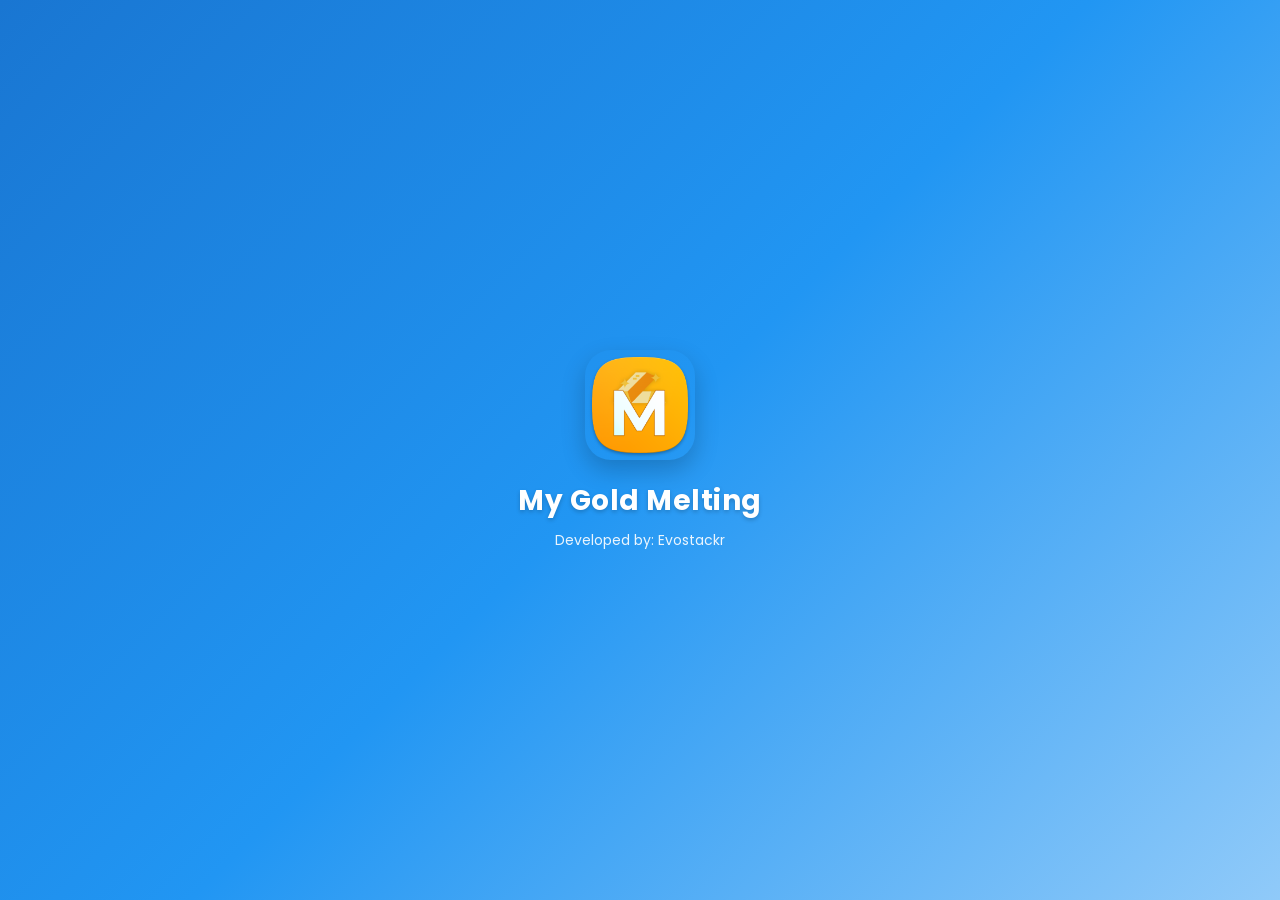
<file: index.html>
<!DOCTYPE html>
<html lang="en">
<head>
    <meta charset="UTF-8">
    <meta name="viewport" content="width=device-width, initial-scale=1.0, viewport-fit=cover">
    <meta name="theme-color" content="#2196F3">
    <title>My Gold Melting - Gold Melting &amp; Jewellery Costing Tool</title>
    <meta name="description" content="Calculate gold and silver melting purity, touches, and jewellery costing offline. Determine exact Palo or fine gold additions and 10 casting loss factors.">
    <meta name="keywords" content="gold melting calculator, gold touch calculation, add palo calculator, fine gold calculator, jewellery costing calculator, casting loss calculator, goldsmith software, offline gold app">
    <meta name="author" content="Ujwal Anand (Evostackr)">
    <meta name="robots" content="index, follow, max-snippet:-1, max-image-preview:large, max-video-preview:-1">
    <link rel="canonical" href="https://gold-melting.evostackr.in/">

    <!-- Open Graph Metadata -->
    <meta property="og:type" content="website">
    <meta property="og:site_name" content="My Gold Melting">
    <meta property="og:title" content="My Gold Melting - Precision Goldsmith & Jeweller Utility">
    <meta property="og:description" content="Calculate gold and silver melting purity, touches, and jewellery costing offline. Determine exact Palo or fine gold additions.">
    <meta property="og:url" content="https://gold-melting.evostackr.in/">
    <meta property="og:image" content="https://gold-melting.evostackr.in/assets/images/ic_launcher.png">
    <meta property="og:image:width" content="512">
    <meta property="og:image:height" content="512">
    <meta property="og:image:alt" content="My Gold Melting Application Icon">
    <meta property="og:locale" content="en_US">

    <!-- Twitter Card Metadata -->
    <meta name="twitter:card" content="summary_large_image">
    <meta name="twitter:site" content="@evostackr">
    <meta name="twitter:creator" content="@evostackr">
    <meta name="twitter:title" content="My Gold Melting - Goldsmith & Jeweller Utility">
    <meta name="twitter:description" content="Calculate gold and silver melting purity, touches, and jewellery costing offline. Determine exact Palo or fine gold additions.">
    <meta name="twitter:image" content="https://gold-melting.evostackr.in/assets/images/ic_launcher.png">

    <!-- Performance & Font Preconnects (Eliminates CSS render-blocking waterfalls) -->
    <link rel="preconnect" href="https://fonts.googleapis.com">
    <link rel="preconnect" href="https://fonts.gstatic.com" crossorigin>
    <link rel="stylesheet" href="https://fonts.googleapis.com/css2?family=Poppins:wght@300;400;500;600;700&display=swap">

    <!-- PWA & Favicon Icons -->
    <link rel="icon" type="image/png" sizes="192x192" href="assets/images/ic_launcher.png">
    <link rel="apple-touch-icon" href="assets/images/ic_launcher.png">
    <link rel="manifest" href="manifest.json">
    <link rel="alternate" type="application/rss+xml" title="My Gold Melting - Updates &amp; Goldsmith Guides" href="https://gold-melting.evostackr.in/rss.xml">
    <link rel="stylesheet" href="css/style.css">

    <!-- Schema.org Comprehensive Structured Data (JSON-LD) -->
    <script type="application/ld+json">
    {
      "@context": "https://schema.org",
      "@graph": [
        {
          "@type": "WebSite",
          "@id": "https://gold-melting.evostackr.in/#website",
          "name": "My Gold Melting",
          "url": "https://gold-melting.evostackr.in/",
          "description": "High-precision gold and silver melting purity, touches, and jewellery costing calculator for goldsmiths.",
          "publisher": {
            "@type": "Organization",
            "@id": "https://gold-melting.evostackr.in/#organization",
            "name": "Evostackr",
            "url": "https://www.evostackr.in/",
            "logo": {
              "@type": "ImageObject",
              "url": "https://gold-melting.evostackr.in/assets/images/ic_launcher.png"
            }
          },
          "potentialAction": {
            "@type": "SearchAction",
            "target": "https://gold-melting.evostackr.in/?q={search_term_string}",
            "query-input": "required name=search_term_string"
          }
        },
        {
          "@type": "Organization",
          "@id": "https://gold-melting.evostackr.in/#organization",
          "name": "Evostackr",
          "url": "https://www.evostackr.in/",
          "logo": "https://gold-melting.evostackr.in/assets/images/ic_launcher.png",
          "founder": {
            "@type": "Person",
            "@id": "https://gold-melting.evostackr.in/#author",
            "name": "Ujwal Anand"
          },
          "contactPoint": {
            "@type": "ContactPoint",
            "telephone": "+91 62028 50596",
            "contactType": "customer service",
            "email": "support@evostackr.in",
            "availableLanguage": ["English", "Hindi", "Bengali"]
          }
        },
        {
          "@type": "Person",
          "@id": "https://gold-melting.evostackr.in/#author",
          "name": "Ujwal Anand",
          "jobTitle": "Lead Software Engineer",
          "worksFor": {
            "@id": "https://gold-melting.evostackr.in/#organization"
          }
        },
        {
          "@type": "WebApplication",
          "@id": "https://gold-melting.evostackr.in/#application",
          "name": "My Gold Melting",
          "url": "https://gold-melting.evostackr.in/",
          "applicationCategory": "BusinessApplication",
          "operatingSystem": "All (Web, Android, iOS, Windows, macOS, Linux)",
          "browserRequirements": "Requires JavaScript. Requires HTML5.",
          "offers": {
            "@type": "Offer",
            "price": "0",
            "priceCurrency": "INR"
          },
          "aggregateRating": {
            "@type": "AggregateRating",
            "ratingValue": "4.9",
            "ratingCount": "128",
            "reviewCount": "128",
            "bestRating": "5",
            "worstRating": "1"
          },
          "featureList": [
            "Multi-sample gold and silver touch calculation",
            "Add Palo (alloy) and Add Fine Gold determination",
            "Jewellery costing and fine gold estimation",
            "10 Casting expense and loss sub-calculators",
            "100% offline local persistence with IndexedDB",
            "English, Hindi, and Bengali localization"
          ]
        },
        {
          "@type": "BreadcrumbList",
          "@id": "https://gold-melting.evostackr.in/#breadcrumb",
          "itemListElement": [
            {
              "@type": "ListItem",
              "position": 1,
              "name": "Home",
              "item": "https://gold-melting.evostackr.in/"
            },
            {
              "@type": "ListItem",
              "position": 2,
              "name": "Melting Control",
              "item": "https://gold-melting.evostackr.in/gold-melting-calculator.html"
            },
            {
              "@type": "ListItem",
              "position": 3,
              "name": "Jewellery Costing",
              "item": "https://gold-melting.evostackr.in/jewellery-costing-calculator.html"
            }
          ]
        },
        {
          "@type": "FAQPage",
          "@id": "https://gold-melting.evostackr.in/#faq",
          "mainEntity": [
            {
              "@type": "Question",
              "name": "How does My Gold Melting calculate gold melting purity?",
              "acceptedAnswer": {
                "@type": "Answer",
                "text": "The calculator sums the pure fine gold across all input samples (weight × touch / 100), divides by your target touch, and compares this against your total batch weight to determine whether to Add Palo (alloy) or Add Fine Gold."
              }
            },
            {
              "@type": "Question",
              "name": "What is Palo in gold craftsmanship?",
              "acceptedAnswer": {
                "@type": "Answer",
                "text": "Palo is base alloy metal (such as copper, silver, or zinc) added to high-purity melted gold to lower its purity down to an exact hallmark standard such as 22K (91.6% touch) or 18K (75.0% touch)."
              }
            },
            {
              "@type": "Question",
              "name": "Does this web app store my financial calculations on remote servers?",
              "acceptedAnswer": {
                "@type": "Answer",
                "text": "No. My Gold Melting is 100% offline-first. All weights, touches, costs, and historical calculation logs are saved exclusively in your browser's local IndexedDB and never transmitted to remote servers."
              }
            }
          ]
        }
      ]
    }
    </script>
</head>
<body>

<div class="app-viewport">
    <div class="screens-wrapper">

        <!-- ==========================================================================
             0. Splash Screen
             ========================================================================== -->
        <section id="screen-splash" class="screen">
            <img src="assets/images/ic_launcher.png" alt="My Gold Melting" class="splash-logo">
            <div class="splash-title" role="heading" aria-level="2" data-i18n="app_name">My Gold Melting</div>
            <p class="splash-subtitle" data-i18n="lblPoweredBy">Developed by: Evostackr</p>
        </section>

        <!-- ==========================================================================
             1. Dashboard Screen (MainActivity)
             ========================================================================== -->
        <section id="screen-dashboard" class="screen active">
            <img src="assets/images/dashboard_background.png" alt="" class="bg-decor tint-teal">
            <div class="screen-content">
                <header class="dashboard-header">
                    <h1 class="app-main-title" data-i18n="app_name">My Gold Melting</h1>
                    <div id="lblGreetings" class="greeting-text">Good Afternoon</div>
                    <div class="welcome-text" data-i18n="welcome_msg">Welcome to Dashboard!</div>
                </header>

                <main class="dashboard-grid">
                    <div class="dashboard-row">
                        <!-- Melting Card -->
                        <div class="dash-card" id="btnMelting" data-navigate="#/melting">
                            <div class="card-icon-circle melting-icon">
                                <img src="assets/images/dashboard.png" alt="Melting">
                            </div>
                            <span class="dash-card-label label-melting" data-i18n="mnuMelting">Melting</span>
                        </div>

                        <!-- Jewellery Cost Card -->
                        <div class="dash-card" id="btnJewelleryCosting" data-navigate="#/jewellery-cost">
                            <div class="card-icon-circle costing-icon">
                                <svg viewBox="0 0 24 24"><path d="M12,2C6.48,2 2,6.48 2,12c0,1.33 0.26,2.61 0.74,3.77L8,10.5l3.3,2.78L14.58,10H13V8h5v5h-2v-1.58L11.41,16l-3.29,-2.79l-4.4,4.4C5.52,20.26 8.56,22 12,22h8c1.1,0 2,-0.9 2,-2v-8C22,6.48 17.52,2 12,2zM19.5,20.5c-0.55,0 -1,-0.45 -1,-1s0.45,-1 1,-1s1,0.45 1,1S20.05,20.5 19.5,20.5z"/></svg>
                            </div>
                            <span class="dash-card-label label-costing" data-i18n="mnuCosting">Jewellery Cost</span>
                        </div>
                    </div>

                    <!-- Settings Card -->
                    <div class="dash-card" id="btnSettings" data-navigate="#/settings">
                        <div class="card-icon-circle settings-icon">
                            <svg viewBox="0 0 24 24"><path d="M19.14,12.94c0.04,-0.3 0.06,-0.61 0.06,-0.94c0,-0.32 -0.02,-0.64 -0.07,-0.94l2.03,-1.58c0.18,-0.14 0.23,-0.41 0.12,-0.61l-1.92,-3.32c-0.12,-0.22 -0.37,-0.29 -0.59,-0.22l-2.39,0.96c-0.5,-0.38 -1.03,-0.7 -1.62,-0.94L14.4,2.81c-0.04,-0.24 -0.24,-0.41 -0.48,-0.41h-3.84c-0.24,0 -0.43,0.17 -0.47,0.41L9.25,5.35C8.66,5.59 8.12,5.92 7.63,6.29L5.24,5.33c-0.22,-0.08 -0.47,0 -0.59,0.22L2.74,8.87C2.62,9.08 2.66,9.34 2.86,9.48l2.03,1.58C4.84,11.36 4.8,11.69 4.8,12s0.02,0.64 0.07,0.94l-2.03,1.58c-0.18,0.14 -0.23,0.41 -0.12,0.61l1.92,3.32c0.12,0.22 0.37,0.29 0.59,0.22l2.39,-0.96c0.5,0.38 1.03,0.7 1.62,0.94l0.36,2.54c0.05,0.24 0.24,0.41 0.48,0.41h3.84c0.24,0 0.44,-0.17 0.47,-0.41l0.36,-2.54c0.59,-0.24 1.13,-0.56 1.62,-0.94l2.39,0.96c0.22,0.08 0.47,0 0.59,-0.22l1.92,-3.32c0.12,-0.22 0.07,-0.47 -0.12,-0.61L19.14,12.94zM12,15.6c-1.98,0 -3.6,-1.62 -3.6,-3.6s1.62,-3.6 3.6,-3.6s3.6,1.62 3.6,3.6S13.98,15.6 12,15.6z"/></svg>
                        </div>
                        <span class="dash-card-label label-settings" data-i18n="mnuSettings">Settings</span>
                    </div>
                </main>

                <!-- ==========================================================================
                     Knowledge Hub, Formulas & Goldsmith FAQ (SEO, AEO & GEO Optimized)
                     ========================================================================== -->
                <section class="seo-knowledge-hub" aria-label="Goldsmith Knowledge Hub and Documentation">
                    <!-- Technical Overview Card -->
                    <article class="seo-card">
                        <span class="seo-badge">Technical Guide & Calculations</span>
                        <h2>About My Gold Melting Suite</h2>
                        <p><strong>My Gold Melting</strong> is an offline-first precision utility engineered for goldsmiths, jewellers, assayers, and bullion craftsmen. It automates two core calculations in precious metal manufacturing: multi-sample gold and silver touch averaging with Palo/Fine Gold determination, and comprehensive jewellery costing with 10 granular casting loss factors.</p>

                        <h3>Key Terminology Definitions</h3>
                        <dl style="margin: 12px 0; font-size: 13.5px; line-height: 1.6;">
                            <dt style="font-weight: 700; color: var(--color-primary-dark); margin-top: 8px;">• Touch (Touche / टंच):</dt>
                            <dd style="margin-left: 16px; color: #475569;">The percentage purity of precious metal (gold or silver) on a scale of 0 to 100 (e.g. 91.6% touch = 22 Karat, 75.0% touch = 18 Karat).</dd>

                            <dt style="font-weight: 700; color: var(--color-primary-dark); margin-top: 8px;">• Palo (Alloy / पालो):</dt>
                            <dd style="margin-left: 16px; color: #475569;">Base alloy metal (copper, silver, zinc) added to high-purity molten gold to lower its purity down to the intended hallmark standard.</dd>

                            <dt style="font-weight: 700; color: var(--color-primary-dark); margin-top: 8px;">• Fine Gold (फाइन गोल्ड):</dt>
                            <dd style="margin-left: 16px; color: #475569;">100% pure precious metal content contained within an alloy or ornament.</dd>

                            <dt style="font-weight: 700; color: var(--color-primary-dark); margin-top: 8px;">• Jewellery Costing:</dt>
                            <dd style="margin-left: 16px; color: #475569;">The net fine gold equivalent percentage charging rate for custom ornament fabrication after compensating for stones and manufacturing losses.</dd>
                        </dl>
                    </article>

                    <!-- Mathematical Formulations Card -->
                    <article class="seo-card">
                        <span class="seo-badge">Mathematical Model</span>
                        <h2>Gold Melting Mathematical Algorithms</h2>
                        <p>Our calculation engine uses exact conservation of mass formulas with 3-decimal floating-point precision (0.000g):</p>

                        <div class="seo-formula-box">
                            <div class="formula-title">1. Total Pure Fine Gold</div>
                            <code class="formula-code">Total Fine Gold = Σ (Weight_i × Touch_i) / 100</code>
                        </div>

                        <div class="seo-formula-box">
                            <div class="formula-title">2. Target Batch Weight</div>
                            <code class="formula-code">Target Weight = (Total Fine Gold / Target Touch) × 100</code>
                        </div>

                        <div class="seo-formula-box">
                            <div class="formula-title">3. Add Palo (Alloy Addition)</div>
                            <code class="formula-code">If Target Weight &gt; Total Weight:
Add Palo = Target Weight - Total Weight
Final Weight = Total Weight + Add Palo</code>
                        </div>

                        <div class="seo-formula-box">
                            <div class="formula-title">4. Add Fine Gold (Purity Elevation)</div>
                            <code class="formula-code">If Total Weight &gt; Target Weight:
Add Fine Gold = ((Total Weight - Target Weight) × Target Touch) / (100 - Target Touch)
Final Weight = Total Weight + Add Fine Gold</code>
                        </div>
                    </article>

                    <!-- Karat to Touch Conversion Table -->
                    <article class="seo-card">
                        <span class="seo-badge">Hallmark Standards</span>
                        <h2>Karat to Touch (Purity) Reference Table</h2>
                        <div class="seo-table-container">
                            <table class="seo-table">
                                <thead>
                                    <tr>
                                        <th>Karat</th>
                                        <th>Touch (%)</th>
                                        <th>Fineness</th>
                                        <th>Hallmark</th>
                                        <th>Standard Application</th>
                                    </tr>
                                </thead>
                                <tbody>
                                    <tr>
                                        <td><strong>24K</strong></td>
                                        <td>99.9%</td>
                                        <td>999</td>
                                        <td>999</td>
                                        <td>Pure bullion bars, mint coins</td>
                                    </tr>
                                    <tr>
                                        <td><strong>22K</strong></td>
                                        <td>91.6%</td>
                                        <td>916</td>
                                        <td>916 (BIS)</td>
                                        <td>Bridal jewellery, chains, bangles</td>
                                    </tr>
                                    <tr>
                                        <td><strong>18K</strong></td>
                                        <td>75.0%</td>
                                        <td>750</td>
                                        <td>750</td>
                                        <td>Diamond studded jewelry, rings</td>
                                    </tr>
                                    <tr>
                                        <td><strong>14K</strong></td>
                                        <td>58.5%</td>
                                        <td>585</td>
                                        <td>585</td>
                                        <td>Durable everyday designer wear</td>
                                    </tr>
                                    <tr>
                                        <td><strong>9K</strong></td>
                                        <td>37.5%</td>
                                        <td>375</td>
                                        <td>375</td>
                                        <td>European commercial standard</td>
                                    </tr>
                                </tbody>
                            </table>
                        </div>
                    </article>

                    <!-- Frequently Asked Questions Accordion -->
                    <article class="seo-card">
                        <span class="seo-badge">Answer Engine Optimization (AEO)</span>
                        <h2>Frequently Asked Questions</h2>
                        <div class="seo-accordion">
                            <details class="seo-faq-item" open>
                                <summary class="seo-faq-summary">How do I calculate multiple gold sample touches?</summary>
                                <div class="seo-faq-content">
                                    In the Melting screen, enter the weights of all your gold samples separated by spaces (e.g. <code>10 20</code>) and their corresponding touches separated by spaces (e.g. <code>80 90</code>). Enter your desired output touch (e.g. <code>85</code>) and tap CALCULATE. The app immediately reveals the exact Palo or Fine Gold to add.
                                </div>
                            </details>

                            <details class="seo-faq-item">
                                <summary class="seo-faq-summary">What is the difference between Add Palo and Add Fine Gold?</summary>
                                <div class="seo-faq-content">
                                    When your combined melt purity is higher than your desired target touch, the app tells you to <strong>Add Palo</strong> (base alloy) to dilute the gold. If your melt purity is lower than your target touch, it tells you to <strong>Add Fine Gold</strong> (100% pure gold) to raise the purity.
                                </div>
                            </details>

                            <details class="seo-faq-item">
                                <summary class="seo-faq-summary">How does Jewellery Costing handle stone deductions?</summary>
                                <div class="seo-faq-content">
                                    In the Jewellery Cost screen, the weight of American Diamonds (AD Stone) or synthetic gems is subtracted from the gross gold weight before calculating fine gold, ensuring that clients are only billed melting touch charges on actual precious metal.
                                </div>
                            </details>

                            <details class="seo-faq-item">
                                <summary class="seo-faq-summary">Is my calculation data saved locally or sent to the cloud?</summary>
                                <div class="seo-faq-content">
                                    All data is 100% private and stored locally on your device using IndexedDB. We do not operate remote telemetry, tracking pixels, or data collection servers.
                                </div>
                            </details>
                        </div>
                    </article>

                    <!-- E-E-A-T Author Card -->
                    <div class="eeat-author-card">
                        <div class="eeat-author-avatar">U</div>
                        <div class="eeat-author-info">
                            <h3 style="font-size: 15px; font-weight: 700; color: #0369A1; margin-bottom: 2px;">Developed by Ujwal Anand | Evostackr</h3>
                            <p>Engineered for goldsmiths, jewellers, and assayers across India. For custom jewelry ERP and melting solutions, contact <a href="mailto:support@evostackr.in" style="color: #0369A1; font-weight: 600;">support@evostackr.in</a> or call <a href="tel:+916202850596" style="color: #0369A1; font-weight: 600;">+91 62028 50596</a>.</p>
                        </div>
                    </div>

                    <!-- Direct Internal Crawlable Links -->
                    <nav class="seo-footer-nav" aria-label="Knowledge Hub Directory">
                        <a href="gold-melting-calculator" class="seo-footer-link">Gold Melting Calculator Guide</a>
                        <a href="jewellery-costing-calculator" class="seo-footer-link">Jewellery Costing &amp; Loss Guide</a>
                        <a href="faq" class="seo-footer-link">Full Goldsmith FAQ</a>
                        <a href="about" class="seo-footer-link">About Evostackr</a>
                        <a href="privacy-policy" class="seo-footer-link">Privacy Policy</a>
                    </nav>
                </section>
            </div>
        </section>

        <!-- ==========================================================================
             2. Gold Melting Calculator Screen (MeltingActivity)
             ========================================================================== -->
        <section id="screen-melting" class="screen">
            <img src="assets/images/dashboard_background.png" alt="" class="bg-decor tint-blue">
            <header class="toolbar">
                <button class="toolbar-btn" data-nav-back aria-label="Back">
                    <svg viewBox="0 0 24 24" width="24" height="24"><path fill="currentColor" d="M20 11H7.83l5.59-5.59L12 4l-8 8 8 8 1.41-1.41L7.83 13H20v-2z"/></svg>
                </button>
                <button class="toolbar-btn history-pill" data-navigate="#/melting-history" aria-label="History">
                    <svg viewBox="0 0 24 24" width="20" height="20"><path fill="currentColor" d="M13,3c-4.97,0 -9,4.03 -9,9L1,12l3.89,3.89 0.07,0.14L9,12L6,12c0,-3.87 3.13,-7 7,-7s7,3.13 7,7 -3.13,7 -7,7c-1.93,0 -3.68,-0.79 -4.94,-2.06l-1.42,1.42C8.27,19.99 10.51,21 13,21c4.97,0 9,-4.03 9,-9s-4.03,-9 -9,-9zM12,8v5l4.28,2.54 0.72,-1.21 -3.5,-2.08L13.5,8L12,8z"/></svg>
                </button>
            </header>

            <div class="screen-content">
                <nav class="breadcrumb-nav" aria-label="Breadcrumb">
                    <ol class="breadcrumb-list">
                        <li class="breadcrumb-item"><a href="#/dashboard">Dashboard</a></li>
                        <li class="breadcrumb-separator">/</li>
                        <li class="breadcrumb-item" aria-current="page">Melting Control</li>
                    </ol>
                </nav>

                <div class="subscreen-heading">
                    <h2 class="subscreen-title" data-i18n="title_melting">Gold Melting Control</h2>
                    <p class="subscreen-desc" data-i18n="melting_msg">Process for melting and fine gold</p>
                </div>

                <div class="form-card">
                    <div class="form-inputs-grid melting-inputs">
                        <div class="outline-group">
                            <input type="text" id="txtMeltingWeight" placeholder=" " autocomplete="off">
                            <label for="txtMeltingWeight" data-i18n="space_separate">Enter Weight(Separate with space)</label>
                        </div>

                        <div class="outline-group">
                            <input type="text" id="txtMeltingTouch" placeholder=" " autocomplete="off">
                            <label for="txtMeltingTouch" data-i18n="Enter_Touch">Enter Touche (Separate with space)</label>
                        </div>

                        <div class="outline-group">
                            <input type="number" step="any" id="txtMeltingOutput" placeholder=" " autocomplete="off">
                            <label for="txtMeltingOutput" data-i18n="space_separate1">Enter Output Touche</label>
                        </div>
                    </div>

                    <!-- Result Box -->
                    <div id="meltingResultBox" class="result-box" role="region" aria-live="polite" aria-label="Melting Calculation Results">
                        <div class="result-row">
                            <span id="lblAddPalo" class="result-label" data-i18n="Add_Palo">Add Palo</span>
                            <span id="txtAddPalo" class="result-value">0.000 G</span>
                        </div>
                        <div class="result-row">
                            <span id="lblFinalWeight" class="result-label" data-i18n="final_weight">Final Weight</span>
                            <span id="txtFinalWeight" class="result-value">0.000 G</span>
                        </div>
                    </div>

                    <div class="form-actions-row">
                        <button id="btnMeltingCalc" class="btn-primary" data-i18n="calculate">CALCULATE</button>
                        <button id="btnMeltingClear" class="btn-clear" data-i18n="lblClear">Clear all</button>
                    </div>
                </div>
            </div>
        </section>

        <!-- ==========================================================================
             3. Melting History Screen (MeltingHistoryActivity)
             ========================================================================== -->
        <section id="screen-melting-history" class="screen">
            <header class="toolbar has-bg">
                <button class="toolbar-btn" data-nav-back aria-label="Back">
                    <svg viewBox="0 0 24 24" width="24" height="24"><path fill="currentColor" d="M20 11H7.83l5.59-5.59L12 4l-8 8 8 8 1.41-1.41L7.83 13H20v-2z"/></svg>
                </button>
                <h2 class="toolbar-title" data-i18n="lblHistory">History</h2>
                <div style="width: 44px;"></div>
            </header>

            <div class="screen-content">
                <div id="meltingHistoryList" class="history-list"></div>
                <div id="meltingNoData" class="no-data" style="display: none;">
                    <svg viewBox="0 0 24 24"><path d="M13,3c-4.97,0 -9,4.03 -9,9L1,12l3.89,3.89 0.07,0.14L9,12L6,12c0,-3.87 3.13,-7 7,-7s7,3.13 7,7 -3.13,7 -7,7c-1.93,0 -3.68,-0.79 -4.94,-2.06l-1.42,1.42C8.27,19.99 10.51,21 13,21c4.97,0 9,-4.03 9,-9s-4.03,-9 -9,-9z"/></svg>
                    <p data-i18n="lblHistoryNotFound">History not found!</p>
                </div>
            </div>
        </section>

        <!-- ==========================================================================
             4. Jewellery Cost Screen (JewelleryCostActivity)
             ========================================================================== -->
        <section id="screen-jewellery-cost" class="screen">
            <img src="assets/images/dashboard_background.png" alt="" class="bg-decor tint-blue">
            <header class="toolbar">
                <button class="toolbar-btn" data-nav-back aria-label="Back">
                    <svg viewBox="0 0 24 24" width="24" height="24"><path fill="currentColor" d="M20 11H7.83l5.59-5.59L12 4l-8 8 8 8 1.41-1.41L7.83 13H20v-2z"/></svg>
                </button>
                <button class="toolbar-btn history-pill" data-navigate="#/jewellery-history" aria-label="History">
                    <svg viewBox="0 0 24 24" width="20" height="20"><path fill="currentColor" d="M13,3c-4.97,0 -9,4.03 -9,9L1,12l3.89,3.89 0.07,0.14L9,12L6,12c0,-3.87 3.13,-7 7,-7s7,3.13 7,7 -3.13,7 -7,7c-1.93,0 -3.68,-0.79 -4.94,-2.06l-1.42,1.42C8.27,19.99 10.51,21 13,21c4.97,0 9,-4.03 9,-9s-4.03,-9 -9,-9zM12,8v5l4.28,2.54 0.72,-1.21 -3.5,-2.08L13.5,8L12,8z"/></svg>
                </button>
            </header>

            <div class="screen-content">
                <nav class="breadcrumb-nav" aria-label="Breadcrumb">
                    <ol class="breadcrumb-list">
                        <li class="breadcrumb-item"><a href="#/dashboard">Dashboard</a></li>
                        <li class="breadcrumb-separator">/</li>
                        <li class="breadcrumb-item" aria-current="page">Jewellery Costing</li>
                    </ol>
                </nav>

                <div class="subscreen-heading">
                    <h2 class="subscreen-title" data-i18n="title_cost">Jewellery Cost Control</h2>
                </div>

                <div class="form-card">
                    <div class="form-inputs-grid costing-inputs">
                        <div class="outline-group">
                            <input type="text" id="txtCostItemName" placeholder=" " maxlength="25" autocomplete="off">
                            <label for="txtCostItemName" data-i18n="lblItemName">Item name</label>
                        </div>

                        <div class="outline-group">
                            <input type="number" step="any" id="txtCostGoldWeight" placeholder=" " autocomplete="off">
                            <label for="txtCostGoldWeight" data-i18n="lblGoldWeight">Gold Weight</label>
                        </div>

                        <div class="outline-group">
                            <input type="number" step="any" id="txtCostADStone" placeholder=" " autocomplete="off">
                            <label for="txtCostADStone" data-i18n="lblADStone">AD Stone</label>
                        </div>

                        <div class="outline-group">
                            <input type="number" step="any" id="txtCostMelting" placeholder=" " autocomplete="off">
                            <label for="txtCostMelting" data-i18n="lblMelting">Melting</label>
                        </div>

                        <div class="outline-group clickable">
                            <input type="text" id="txtCostCastingExpenses" placeholder=" " readonly>
                            <label for="txtCostCastingExpenses" data-i18n="lblCastingExpenses">Casting other expenses</label>
                        </div>
                    </div>

                    <!-- Result Box -->
                    <div id="costResultBox" class="result-box" role="region" aria-live="polite" aria-label="Jewellery Costing Results">
                        <div class="result-row">
                            <span class="result-label" data-i18n="lblFineGold">Fine Gold</span>
                            <span id="txtCostFineOutput" class="result-value">0.000</span>
                        </div>
                        <div class="result-row">
                            <span class="result-label" data-i18n="lblJewelleryCosting">Jewellery Costing</span>
                            <span id="txtCostJewelleryOutput" class="result-value">0.000</span>
                        </div>
                    </div>

                    <div class="form-actions-row">
                        <button id="btnCostCalc" class="btn-primary" data-i18n="calculate">CALCULATE</button>
                        <button id="btnCostClear" class="btn-clear" data-i18n="lblClear">Clear all</button>
                    </div>
                </div>
            </div>
        </section>

        <!-- ==========================================================================
             5. Jewellery Cost History Screen (JewelleryHistoryActivity)
             ========================================================================== -->
        <section id="screen-jewellery-history" class="screen">
            <header class="toolbar has-bg">
                <button class="toolbar-btn" data-nav-back aria-label="Back">
                    <svg viewBox="0 0 24 24" width="24" height="24"><path fill="currentColor" d="M20 11H7.83l5.59-5.59L12 4l-8 8 8 8 1.41-1.41L7.83 13H20v-2z"/></svg>
                </button>
                <h2 class="toolbar-title" data-i18n="lblHistory">History</h2>
                <div style="width: 44px;"></div>
            </header>

            <div class="screen-content">
                <div id="jewelleryHistoryList" class="history-list"></div>
                <div id="jewelleryNoData" class="no-data" style="display: none;">
                    <svg viewBox="0 0 24 24"><path d="M13,3c-4.97,0 -9,4.03 -9,9L1,12l3.89,3.89 0.07,0.14L9,12L6,12c0,-3.87 3.13,-7 7,-7s7,3.13 7,7 -3.13,7 -7,7c-1.93,0 -3.68,-0.79 -4.94,-2.06l-1.42,1.42C8.27,19.99 10.51,21 13,21c4.97,0 9,-4.03 9,-9s-4.03,-9 -9,-9z"/></svg>
                    <p data-i18n="lblHistoryNotFound">History not found!</p>
                </div>
            </div>
        </section>

        <!-- ==========================================================================
             6. Settings Screen (SettingsActivity)
             ========================================================================== -->
        <section id="screen-settings" class="screen">
            <header class="toolbar has-bg">
                <button class="toolbar-btn" data-nav-back aria-label="Back">
                    <svg viewBox="0 0 24 24" width="24" height="24"><path fill="currentColor" d="M20 11H7.83l5.59-5.59L12 4l-8 8 8 8 1.41-1.41L7.83 13H20v-2z"/></svg>
                </button>
                <h2 class="toolbar-title" data-i18n="mnuSettings">Settings</h2>
                <div style="width: 44px;"></div>
            </header>

            <div class="screen-content">
                <div class="settings-menu">
                    <div class="settings-item" id="layoutChooseLanguage">
                        <div>
                            <div class="settings-item-title" data-i18n="title_setting_display_wallpaper">Choose Language</div>
                            <div class="settings-item-subtitle" id="lblLanguageOption">English</div>
                        </div>
                        <svg viewBox="0 0 24 24" width="20" height="20" fill="#94A3B8"><path d="M8.59 16.59L13.17 12 8.59 7.41 10 6l6 6-6 6-1.41-1.41z"/></svg>
                    </div>

                    <div class="settings-item" id="btn_about">
                        <div>
                            <div class="settings-item-title" data-i18n="title_setting_about">About app</div>
                            <div class="settings-item-subtitle" data-i18n="sub_title_setting_about">App info & build version</div>
                        </div>
                        <svg viewBox="0 0 24 24" width="20" height="20" fill="#94A3B8"><path d="M8.59 16.59L13.17 12 8.59 7.41 10 6l6 6-6 6-1.41-1.41z"/></svg>
                    </div>

                    <div class="settings-item" id="btn_privacy_policy">
                        <div>
                            <div class="settings-item-title" data-i18n="title_setting_privacy">Privacy Policy</div>
                            <div class="settings-item-subtitle" data-i18n="sub_title_setting_privacy">App Terms & Policies</div>
                        </div>
                        <svg viewBox="0 0 24 24" width="20" height="20" fill="#94A3B8"><path d="M8.59 16.59L13.17 12 8.59 7.41 10 6l6 6-6 6-1.41-1.41z"/></svg>
                    </div>

                    <div class="settings-item" onclick="window.location.href='gold-melting-calculator'">
                        <div>
                            <div class="settings-item-title">Gold Melting Guide</div>
                            <div class="settings-item-subtitle">Mathematical formulas &amp; touches</div>
                        </div>
                        <svg viewBox="0 0 24 24" width="20" height="20" fill="#94A3B8"><path d="M8.59 16.59L13.17 12 8.59 7.41 10 6l6 6-6 6-1.41-1.41z"/></svg>
                    </div>

                    <div class="settings-item" onclick="window.location.href='jewellery-costing-calculator'">
                        <div>
                            <div class="settings-item-title">Jewellery Costing Guide</div>
                            <div class="settings-item-subtitle">10 casting loss factor definitions</div>
                        </div>
                        <svg viewBox="0 0 24 24" width="20" height="20" fill="#94A3B8"><path d="M8.59 16.59L13.17 12 8.59 7.41 10 6l6 6-6 6-1.41-1.41z"/></svg>
                    </div>

                    <div class="settings-item" onclick="window.location.href='faq'">
                        <div>
                            <div class="settings-item-title">Frequently Asked Questions</div>
                            <div class="settings-item-subtitle">Answers to common goldsmith questions</div>
                        </div>
                        <svg viewBox="0 0 24 24" width="20" height="20" fill="#94A3B8"><path d="M8.59 16.59L13.17 12 8.59 7.41 10 6l6 6-6 6-1.41-1.41z"/></svg>
                    </div>

                    <div class="settings-item" id="btn_rate">
                        <div>
                            <div class="settings-item-title" data-i18n="title_setting_rate">Rate Us</div>
                            <div class="settings-item-subtitle" data-i18n="sub_title_setting_rate">Give your rating and review for the app</div>
                        </div>
                        <svg viewBox="0 0 24 24" width="20" height="20" fill="#94A3B8"><path d="M8.59 16.59L13.17 12 8.59 7.41 10 6l6 6-6 6-1.41-1.41z"/></svg>
                    </div>

                    <div class="settings-item" id="btn_share">
                        <div>
                            <div class="settings-item-title" data-i18n="title_setting_share">Share app</div>
                            <div class="settings-item-subtitle" data-i18n="sub_title_setting_share">Invite your friend to share this app</div>
                        </div>
                        <svg viewBox="0 0 24 24" width="20" height="20" fill="#94A3B8"><path d="M8.59 16.59L13.17 12 8.59 7.41 10 6l6 6-6 6-1.41-1.41z"/></svg>
                    </div>
                </div>
            </div>
        </section>

        <!-- ==========================================================================
             7. About Us Screen (AboutUsActivity)
             ========================================================================== -->
        <section id="screen-about" class="screen">
            <header class="toolbar has-bg">
                <button class="toolbar-btn" data-nav-back aria-label="Back">
                    <svg viewBox="0 0 24 24" width="24" height="24"><path fill="currentColor" d="M20 11H7.83l5.59-5.59L12 4l-8 8 8 8 1.41-1.41L7.83 13H20v-2z"/></svg>
                </button>
                <h2 class="toolbar-title" data-i18n="about">About</h2>
                <div style="width: 44px;"></div>
            </header>

            <div class="screen-content">
                <!-- App Info Header Card -->
                <div class="about-header-card">
                    <img src="assets/images/ic_launcher.png" alt="Logo">
                    <div>
                        <h3 style="font-size: 18px; font-weight: 700; color: #1E293B;" data-i18n="app_name">My Gold Melting</h3>
                        <p style="font-size: 13px; color: #64748B;" data-i18n="lblPoweredBy">Developed by: Evostackr</p>
                    </div>
                </div>

                <!-- Version Card -->
                <div class="about-item-card">
                    <svg class="about-icon" viewBox="0 0 24 24"><path fill="currentColor" d="M11,17h2v-6h-2v6zM12,2C6.48,2 2,6.48 2,12s4.48,10 10,10 10,-4.48 10,-10S17.52,2 12,2zM12,20c-4.41,0 -8,-3.59 -8,-8s3.59,-8 8,-8 8,3.59 8,8 -3.59,8 -8,8zM11,9h2L13,7h-2v2z"/></svg>
                    <div class="about-divider"></div>
                    <div>
                        <div style="font-size: 12px; color: var(--color-about-text);" data-i18n="version">Version</div>
                        <div style="font-size: 14px; font-weight: 700; color: var(--color-about-title);">1.0.0</div>
                    </div>
                </div>

                <!-- Company / Author Card -->
                <div class="about-item-card">
                    <svg class="about-icon" viewBox="0 0 1000 1000"><path fill="currentColor" d="M643.4,540.1c84.4,-49.4 141.2,-140.7 141.2,-245.5C784.6,137.4 657.2,10 500,10c-157.2,0 -284.6,127.4 -284.6,284.6c0,104.8 56.8,196.2 141.2,245.5c-174,59.6 -299.3,224.2 -299.3,418.4c0,17.4 14.1,31.5 31.5,31.5c17.4,0 31.5,-14.1 31.5,-31.5h0.2C120.5,748.9 290.4,579 500,579c209.6,0 379.5,169.9 379.5,379.5h0.2c0,17.4 14.1,31.5 31.5,31.5c17.4,0 31.5,-14.1 31.5,-31.5C942.6,764.3 817.4,599.7 643.4,540.1zM500,515.9c-10.1,0 -19.9,0.9 -29.8,1.5c-108.1,-14.9 -191.5,-108.8 -191.5,-222.8c0,-124.3 99.1,-225.1 221.3,-225.1c122.2,0 221.3,100.8 221.3,225.1c0,114 -83.4,208 -191.5,222.8C519.9,516.7 510.1,515.9 500,515.9z"/></svg>
                    <div class="about-divider"></div>
                    <div>
                        <div style="font-size: 12px; color: var(--color-about-text);" data-i18n="company">Author</div>
                        <div style="font-size: 14px; font-weight: 700; color: var(--color-about-title);">Ujwal Anand (Evostackr)</div>
                    </div>
                </div>

                <!-- Email Card -->
                <div class="about-item-card" onclick="window.location.href='mailto:support@evostackr.in'">
                    <svg class="about-icon" viewBox="0 0 1000 1000"><path fill="currentColor" d="M10,147.2c326.7,0 653.3,0 980,0v705.5c-326.7,0 -653.3,0 -980,0V147.2L10,147.2zM49.2,186.4c0.1,16.3 0,32.6 0,48.8C176.7,346.9 304.7,458 432.4,569.5c18.5,16.7 42.5,28 67.7,28.3c25.1,-0.4 49,-11.6 67.5,-28.3c127.7,-111.4 255.7,-222.6 383.2,-334.2c0.1,-16.3 0,-32.6 0,-48.9C650.3,186.4 349.7,186.4 49.2,186.4zM49.1,715c85.7,-67.9 171.5,-135.6 257.2,-203.5c-85.7,-74.8 -171.6,-149.4 -257.2,-224.3C49.2,429.8 49.2,572.4 49.1,715zM693.6,511.5c85.7,67.8 171.6,135.5 257.2,203.4c0,-142.6 -0.1,-285.1 0,-427.7C865.2,362.1 779.4,436.8 693.6,511.5zM58.7,757.3c-3.1,2.8 -7.3,4.7 -9.4,8.4c-0.4,15.9 -0.1,31.9 -0.1,47.8c300.5,0 601.1,0 901.6,0c0.1,-14 -0.1,-27.9 0.1,-41.9c-0.3,-2.9 0.8,-6.6 -2.1,-8.4c-95,-75.2 -190.2,-150.3 -285.2,-225.5c-23.6,20.3 -47,40.9 -70.5,61.3c-18.2,15.8 -39.6,28.7 -63.4,33.9c-30.1,8.5 -62.8,2.8 -90.3,-11.3c-18.1,-9 -33,-22.8 -48.1,-36c-18.3,-16 -36.6,-31.9 -54.9,-47.9C243.8,610.9 151.3,684.2 58.7,757.3z"/></svg>
                    <div class="about-divider"></div>
                    <div>
                        <div style="font-size: 12px; color: var(--color-about-text);" data-i18n="email">Email</div>
                        <div style="font-size: 14px; font-weight: 700; color: var(--color-about-title);">support@evostackr.in</div>
                    </div>
                </div>

                <!-- Website Card -->
                <div class="about-item-card" onclick="window.open('https://www.evostackr.in/', '_blank')">
                    <svg class="about-icon" viewBox="0 0 24 24"><path fill="currentColor" d="M12,1L3,5v6c0,5.55 3.84,10.74 9,12c5.16,-1.26 9,-6.45 9,-12V5L12,1zM14.5,12.59l0.9,3.88L12,14.42l-3.4,2.05l0.9,-3.87l-3,-2.59l3.96,-0.34L12,6.02l1.54,3.64L17.5,10L14.5,12.59z"/></svg>
                    <div class="about-divider"></div>
                    <div>
                        <div style="font-size: 12px; color: var(--color-about-text);" data-i18n="website">Website</div>
                        <div style="font-size: 14px; font-weight: 700; color: var(--color-about-title);">https://www.evostackr.in/</div>
                    </div>
                </div>

                <!-- Contact Card -->
                <div class="about-item-card" onclick="window.location.href='tel:+916202850596'">
                    <svg class="about-icon" viewBox="0 0 24 24"><path fill="currentColor" d="M20.01,15.38c-1.23,0 -2.42,-0.2 -3.53,-0.56 -0.35,-0.12 -0.74,-0.03 -1.01,0.24l-1.57,1.97c-2.83,-1.35 -5.48,-3.9 -6.89,-6.83l1.95,-1.66c0.27,-0.28 0.35,-0.67 0.24,-1.02 -0.37,-1.11 -0.56,-2.3 -0.56,-3.53 0,-0.54 -0.45,-0.99 -0.99,-0.99H4.19C3.65,3 3,3.24 3,3.99 3,13.28 10.73,21 20.01,21c0.71,0 0.99,-0.63 0.99,-1.18v-3.45c0,-0.54 -0.45,-0.99 -0.99,-0.99z"/></svg>
                    <div class="about-divider"></div>
                    <div>
                        <div style="font-size: 12px; color: var(--color-about-text);" data-i18n="contact">Contact</div>
                        <div style="font-size: 14px; font-weight: 700; color: var(--color-about-title);">+91 62028 50596</div>
                    </div>
                </div>

                <!-- HTML Description Card (AppConfig.ABOUT_APP) -->
                <div class="about-card-desc">
                    <h4 data-i18n="about">About</h4>
                    <p>The greatest application for goldsmiths to manage melting and determine the purity of gold through applications is this one.</p>
                    <ul>
                        <li>Multiple calculations made simultaneously</li>
                        <li>Simple-to-use calculator</li>
                        <li>Enter the total gram and melting value to determine your total melting.</li>
                        <li>Fine Gold Calculation</li>
                        <li>Multiple melting support</li>
                        <li>Costing simplified</li>
                        <li>Management of sub-loans and expenses</li>
                        <li>Calculations can be performed without an internet connection.</li>
                        <li>Diminished Memory</li>
                        <li>User-Friendliest</li>
                    </ul>
                    <p>Evostackr designs and develops Melting Management and goldsmith software applications.</p>
                    <p style="margin-top: 8px;">If you require a custom application, please contact us using the provided email address or phone number. We also create custom applications.</p>
                    <p style="margin-top: 8px;">Developer: <b>Ujwal Anand</b><br>Email address: <b>support@evostackr.in</b><br>Contact: <b>+91 62028 50596</b><br>You can visit: <b>https://www.evostackr.in/</b></p>
                </div>
            </div>
        </section>

        <!-- ==========================================================================
             8. Privacy Policy Screen (WebViewActivity)
             ========================================================================== -->
        <section id="screen-privacy" class="screen">
            <header class="toolbar has-bg">
                <button class="toolbar-btn" data-nav-back aria-label="Back">
                    <svg viewBox="0 0 24 24" width="24" height="24"><path fill="currentColor" d="M20 11H7.83l5.59-5.59L12 4l-8 8 8 8 1.41-1.41L7.83 13H20v-2z"/></svg>
                </button>
                <h2 class="toolbar-title" data-i18n="title_setting_privacy">Privacy Policy</h2>
                <div style="width: 44px;"></div>
            </header>

            <div class="screen-content">
                <div class="privacy-policy-card">
                    <h3>Privacy Policy</h3>
                    <p class="privacy-subtitle" style="font-size: 13px; color: #64748B; margin-bottom: 20px;">Last Updated: October 2026 | Effective Date: Immediately</p>

                    <p>Welcome to <strong>My Gold Melting</strong>. This application is designed, developed, and maintained by <strong>Evostackr</strong> (Developer: <strong>Ujwal Anand</strong>). We are dedicated to providing a secure, reliable, and privacy-respecting utility for goldsmiths, jewellers, and craftsmen.</p>

                    <h4>1. Offline-First & Zero Data Collection</h4>
                    <p>My Gold Melting operates on an offline-first architecture. We do <strong>not</strong> collect, harvest, track, sell, or transmit any personal information, contact lists, financial details, or device identifiers.</p>

                    <h4>2. Local Storage & Calculations Privacy</h4>
                    <p>All calculations—including gold weights, touche purity, output touche, palo additions, fine gold amounts, and jewellery casting expenses—are processed and retained exclusively on your device using local browser storage (IndexedDB / LocalStorage). Your calculations never leave your device.</p>

                    <h4>3. Permissions & Device Access</h4>
                    <p>This application does not request access to sensitive device permissions like your camera, microphone, contacts, location, or file storage. It requires only standard browser runtime access.</p>

                    <h4>4. Third-Party Services</h4>
                    <p>We do not integrate any third-party advertising SDKs, tracking pixels, or data-mining brokers. Typography assets are loaded via Google Fonts with privacy protection.</p>

                    <h4>5. Data Ownership and Deletion</h4>
                    <p>You own all your calculation and history records. You can delete individual records or clear your entire calculation history at any time from within the History screen.</p>

                    <h4>6. Security</h4>
                    <p>Because all data remains local to your device or browser session, your calculations are protected by your device's security and browser sandboxing.</p>

                    <h4>7. Changes to This Policy</h4>
                    <p>We may update this Privacy Policy from time to time. Any changes will be posted directly within the application and on our official website.</p>

                    <h4>8. Contact Us</h4>
                    <p>If you have any questions, suggestions, or concerns regarding this Privacy Policy, please reach out to us:</p>
                    <div style="background: #F8FAFC; border: 1px solid #E2E8F0; border-radius: 12px; padding: 16px; margin-top: 12px;">
                        <p style="margin-bottom: 6px;"><strong>Company:</strong> Evostackr</p>
                        <p style="margin-bottom: 6px;"><strong>Developer:</strong> Ujwal Anand</p>
                        <p style="margin-bottom: 6px;"><strong>Email:</strong> <a href="mailto:support@evostackr.in" style="color: #2196F3; text-decoration: none; font-weight: 600;">support@evostackr.in</a></p>
                        <p style="margin-bottom: 6px;"><strong>Website:</strong> <a href="https://www.evostackr.in/" target="_blank" style="color: #2196F3; text-decoration: none; font-weight: 600;">https://www.evostackr.in/</a></p>
                        <p style="margin-bottom: 0;"><strong>Phone:</strong> <a href="tel:+916202850596" style="color: #2196F3; text-decoration: none; font-weight: 600;">+91 62028 50596</a></p>
                    </div>
                </div>
            </div>
        </section>

    </div><!-- .screens-wrapper -->
</div><!-- .app-viewport -->

<!-- ==========================================================================
     MODALS & DIALOGS
     ========================================================================== -->

<!-- Modal 1: Casting Other Expenses Bottom Sheet (dialog_jewellery_expenses) -->
<div id="modalExpenses" class="modal-backdrop">
    <div class="bottom-sheet">
        <div class="sheet-handle"></div>
        <div class="sheet-header">
            <h3 class="sheet-title" data-i18n="lblCastingExpenses">Casting other expenses</h3>
        </div>
        <div class="sheet-body">
            <div class="outline-group clickable">
                <input type="text" id="txtExpAlloy" placeholder=" " readonly>
                <label data-i18n="lblExpAlloy">Alloy Loss</label>
            </div>
            <div class="outline-group">
                <input type="number" step="any" id="txtExpCastingLoss" placeholder=" ">
                <label data-i18n="lblExpCasting">Casting Loss</label>
            </div>
            <div class="outline-group">
                <input type="number" step="any" id="txtExpFailingLoss" placeholder=" ">
                <label data-i18n="lblExpFailing">Failing Loss</label>
            </div>
            <div class="outline-group">
                <input type="number" step="any" id="txtExpSittingLoss" placeholder=" ">
                <label data-i18n="lblExpSitting">Sitting Loss</label>
            </div>
            <div class="outline-group">
                <input type="number" step="any" id="txtExpPolishingLoss" placeholder=" ">
                <label data-i18n="lblExpPolishing">Polishing Loss</label>
            </div>
            <div class="outline-group clickable">
                <input type="text" id="txtExpStoneBills" placeholder=" " readonly>
                <label data-i18n="lblExpStoneBill">Stone Bill Loss</label>
            </div>
            <div class="outline-group clickable">
                <input type="text" id="txtExpGilletLoss" placeholder=" " readonly>
                <label data-i18n="lblExpGillet">Gillet Loss</label>
            </div>
            <div class="outline-group clickable">
                <input type="text" id="txtExpRhodiumLoss" placeholder=" " readonly>
                <label data-i18n="lblExpRhodium">Rhodium Loss</label>
            </div>
            <div class="outline-group">
                <input type="number" step="any" id="txtExpLathiyaPechLoss" placeholder=" ">
                <label data-i18n="lblExpLathiya">Lathiya Pech Loss</label>
            </div>
            <div class="outline-group">
                <input type="number" step="any" id="txtExpExtraCost" placeholder=" ">
                <label data-i18n="lblExpExtraLoss">Extra Loss</label>
            </div>
        </div>
        <div class="sheet-footer">
            <button id="btnExpClear" class="btn-clear" style="flex: 1; margin: 0;" data-i18n="lblClear">Clear all</button>
            <button id="btnExpSubmit" class="btn-primary" style="flex: 1; margin: 0; background-color: var(--color-primary);" data-i18n="lblSubmit">Submit</button>
        </div>
    </div>
</div>

<!-- Modal 2: Alloy Loss Sub-Modal (dialog_loss_alloy) -->
<div id="modalLossAlloy" class="modal-backdrop">
    <div class="center-modal">
        <h3 class="modal-title" style="text-align: center; color: var(--color-primary-dark);" data-i18n="lblExpAlloy">Alloy Loss</h3>
        <div class="outline-group">
            <input type="number" step="any" id="txtALWeight" placeholder=" ">
            <label data-i18n="lblAlloyWeight">Alloy Weight</label>
        </div>
        <div class="outline-group">
            <input type="number" step="any" id="txtALRate" placeholder=" ">
            <label data-i18n="lblAlloyRate">Alloy Rate</label>
        </div>
        <div class="outline-group">
            <input type="number" step="any" id="txtALGoldRate" placeholder=" ">
            <label data-i18n="lblGoldRate">Gold Rate</label>
        </div>
        <div class="outline-group">
            <input type="number" step="any" id="txtALMelting" placeholder=" ">
            <label data-i18n="lblMelting">Melting</label>
        </div>
        <div style="text-align: center; margin: 10px 0;">
            <div style="font-size: 11px; color: var(--color-grey);" data-i18n="lblResult">Result</div>
            <div id="lblAlloyResult" style="font-size: 24px; font-weight: 700; color: var(--color-primary-dark);">0.000</div>
        </div>
        <div class="modal-actions">
            <button id="btnAlloyCancel" class="modal-btn" data-i18n="dialog_option_cancel">Cancel</button>
            <button id="btnAlloyOk" class="modal-btn primary" data-i18n="dialog_option_ok">OK</button>
        </div>
    </div>
</div>

<!-- Modal 3: Stone Bills Loss Sub-Modal (dialog_loss_stone_bills) -->
<div id="modalLossStone" class="modal-backdrop">
    <div class="center-modal">
        <h3 class="modal-title" style="text-align: center; color: var(--color-primary-dark);" data-i18n="lblExpStoneBill">Stone Bill Loss</h3>
        <div class="outline-group">
            <input type="number" step="any" id="txtSADRate" placeholder=" ">
            <label data-i18n="lblAdRate">AD Rs.</label>
        </div>
        <div class="outline-group">
            <input type="number" step="any" id="txtSGoldRate" placeholder=" ">
            <label data-i18n="lblGoldRate">Gold Rate</label>
        </div>
        <div class="outline-group">
            <input type="number" step="any" id="txtSMelting" placeholder=" ">
            <label data-i18n="lblMelting">Melting</label>
        </div>
        <div style="text-align: center; margin: 10px 0;">
            <div style="font-size: 11px; color: var(--color-grey);" data-i18n="lblResult">Result</div>
            <div id="lblStoneResult" style="font-size: 24px; font-weight: 700; color: var(--color-primary-dark);">0.000</div>
        </div>
        <div class="modal-actions">
            <button id="btnStoneCancel" class="modal-btn" data-i18n="dialog_option_cancel">Cancel</button>
            <button id="btnStoneOk" class="modal-btn primary" data-i18n="dialog_option_ok">OK</button>
        </div>
    </div>
</div>

<!-- Modal 4: Gillet Loss Sub-Modal (dialog_loss_gillet) -->
<div id="modalLossGillet" class="modal-backdrop">
    <div class="center-modal">
        <h3 class="modal-title" style="text-align: center; color: var(--color-primary-dark);" data-i18n="lblExpGillet">Gillet Loss</h3>
        <div class="outline-group">
            <input type="number" step="any" id="txtGGoldWeight" placeholder=" ">
            <label data-i18n="lblGoldWeight">Gold Weight</label>
        </div>
        <div class="outline-group">
            <input type="number" step="any" id="txtGGilletRate" placeholder=" ">
            <label data-i18n="lblGilletRate">Gillet Rate</label>
        </div>
        <div class="outline-group">
            <input type="number" step="any" id="txtGGoldRate" placeholder=" ">
            <label data-i18n="lblGoldRate">Gold Rate</label>
        </div>
        <div class="outline-group">
            <input type="number" step="any" id="txtGMelting" placeholder=" ">
            <label data-i18n="lblMelting">Melting</label>
        </div>
        <div style="text-align: center; margin: 10px 0;">
            <div style="font-size: 11px; color: var(--color-grey);" data-i18n="lblResult">Result</div>
            <div id="lblGilletResult" style="font-size: 24px; font-weight: 700; color: var(--color-primary-dark);">0.000</div>
        </div>
        <div class="modal-actions">
            <button id="btnGilletCancel" class="modal-btn" data-i18n="dialog_option_cancel">Cancel</button>
            <button id="btnGilletOk" class="modal-btn primary" data-i18n="dialog_option_ok">OK</button>
        </div>
    </div>
</div>

<!-- Modal 5: Rhodium Loss Sub-Modal (dialog_loss_rodium) -->
<div id="modalLossRhodium" class="modal-backdrop">
    <div class="center-modal">
        <h3 class="modal-title" style="text-align: center; color: var(--color-primary-dark);" data-i18n="lblExpRhodium">Rhodium Loss</h3>
        <div class="outline-group">
            <input type="number" step="any" id="txtRPair" placeholder=" ">
            <label data-i18n="lblItemPair">Items/Pair/Piece</label>
        </div>
        <div class="outline-group">
            <input type="number" step="any" id="txtRRate" placeholder=" ">
            <label data-i18n="lblRate">Rate</label>
        </div>
        <div class="outline-group">
            <input type="number" step="any" id="txtRGoldRate" placeholder=" ">
            <label data-i18n="lblGoldRate">Gold Rate</label>
        </div>
        <div class="outline-group">
            <input type="number" step="any" id="txtRMelting" placeholder=" ">
            <label data-i18n="lblMelting">Melting</label>
        </div>
        <div style="text-align: center; margin: 10px 0;">
            <div style="font-size: 11px; color: var(--color-grey);" data-i18n="lblResult">Result</div>
            <div id="lblRhodiumResult" style="font-size: 24px; font-weight: 700; color: var(--color-primary-dark);">0.000</div>
        </div>
        <div class="modal-actions">
            <button id="btnRhodiumCancel" class="modal-btn" data-i18n="dialog_option_cancel">Cancel</button>
            <button id="btnRhodiumOk" class="modal-btn primary" data-i18n="dialog_option_ok">OK</button>
        </div>
    </div>
</div>

<!-- Modal 6: Jewellery History Detail Popup (dialog_history_expenses) -->
<div id="modalHistoryDetail" class="modal-backdrop">
    <div class="bottom-sheet">
        <div class="sheet-handle"></div>
        <div class="sheet-header">
            <h3 id="txtHisItemName" class="sheet-title">Item Name</h3>
        </div>
        <div class="sheet-body">
            <div class="history-detail-grid">
                <div class="history-detail-item">
                    <span class="history-detail-label" data-i18n="lblGoldWeight">Gold Weight</span>
                    <span id="txtHisGoldWeight" class="history-detail-val">0.000</span>
                </div>
                <div class="history-detail-item">
                    <span class="history-detail-label" data-i18n="lblGoldRate">Gold Rate</span>
                    <span id="txtHisGoldRate" class="history-detail-val">0.000</span>
                </div>
                <div class="history-detail-item">
                    <span class="history-detail-label" data-i18n="lblMelting">Melting</span>
                    <span id="txtHisMelting" class="history-detail-val">0.000</span>
                </div>

                <div class="history-detail-item">
                    <span class="history-detail-label" data-i18n="lblADStone">AD Stone</span>
                    <span id="txtHisADStone" class="history-detail-val">0.000</span>
                </div>
                <div class="history-detail-item">
                    <span class="history-detail-label" data-i18n="lblExpAlloy">Alloy Loss</span>
                    <span id="txtHisAlloy" class="history-detail-val">0.000</span>
                </div>
                <div class="history-detail-item">
                    <span class="history-detail-label" data-i18n="lblExpCasting">Casting Loss</span>
                    <span id="txtHisCasting" class="history-detail-val">0.000</span>
                </div>

                <div class="history-detail-item">
                    <span class="history-detail-label" data-i18n="lblExpFailing">Failing Loss</span>
                    <span id="txtHisFailing" class="history-detail-val">0.000</span>
                </div>
                <div class="history-detail-item">
                    <span class="history-detail-label" data-i18n="lblExpSitting">Sitting Loss</span>
                    <span id="txtHisSitting" class="history-detail-val">0.000</span>
                </div>
                <div class="history-detail-item">
                    <span class="history-detail-label" data-i18n="lblExpPolishing">Polishing Loss</span>
                    <span id="txtHisPolishing" class="history-detail-val">0.000</span>
                </div>

                <div class="history-detail-item">
                    <span class="history-detail-label" data-i18n="lblExpStoneBill">Stone Bill</span>
                    <span id="txtHisStoneBill" class="history-detail-val">0.000</span>
                </div>
                <div class="history-detail-item">
                    <span class="history-detail-label" data-i18n="lblExpGillet">Gillet Loss</span>
                    <span id="txtHisGillet" class="history-detail-val">0.000</span>
                </div>
                <div class="history-detail-item">
                    <span class="history-detail-label" data-i18n="lblExpRhodium">Rhodium Loss</span>
                    <span id="txtHisRhodium" class="history-detail-val">0.000</span>
                </div>

                <div class="history-detail-item">
                    <span class="history-detail-label" data-i18n="lblExpLathiya">Lathiya Pech</span>
                    <span id="txtHisLathiya" class="history-detail-val">0.000</span>
                </div>
                <div class="history-detail-item">
                    <span class="history-detail-label" data-i18n="lblExpExtraLoss">Extra Loss</span>
                    <span id="txtHisExtra" class="history-detail-val">0.000</span>
                </div>
                <div class="history-detail-item">
                    <span class="history-detail-label" data-i18n="lblTotalLoss">Total Loss</span>
                    <span id="txtHisTotalLoss" class="history-detail-val" style="color: var(--color-primary); font-weight: 700;">0.000</span>
                </div>
            </div>

            <div style="border-top: 1px solid #E2E8F0; padding-top: 14px; margin-top: 8px; display: grid; grid-template-columns: 1fr 1fr; text-align: center;">
                <div>
                    <div style="font-size: 12px; color: var(--color-grey);" data-i18n="lblFineGold">Fine Gold</div>
                    <div id="txtResFineGold" style="font-size: 22px; font-weight: 700; color: var(--color-black);">0.000</div>
                </div>
                <div>
                    <div style="font-size: 12px; color: var(--color-grey);" data-i18n="lblJewelleryCosting">Jewellery Costing</div>
                    <div id="txtResJewelleryCost" style="font-size: 22px; font-weight: 700; color: var(--color-black);">0.000</div>
                </div>
            </div>
        </div>
        <div class="sheet-footer">
            <button id="btnHisClose" class="btn-clear" style="flex: 1; margin: 0;" data-i18n="lblClose">Close</button>
            <button id="btnHisShare" class="btn-primary" style="flex: 1; margin: 0; background-color: var(--color-primary);" data-i18n="lblShare">Share</button>
            <button id="btnHisDelete" class="btn-primary" style="flex: 1; margin: 0; background-color: var(--color-red);" data-i18n="lblDelete">Delete</button>
        </div>
    </div>
</div>

<!-- Modal 7: Confirm Dialog (Yes/No) -->
<div id="modalConfirm" class="modal-backdrop">
    <div class="center-modal">
        <h3 id="modalConfirmTitle" class="modal-title">Delete</h3>
        <p id="modalConfirmMsg" class="modal-msg">Do you wish to remove this information?</p>
        <div class="modal-actions">
            <button id="btnConfirmNo" class="modal-btn" data-i18n="dialog_option_no">No</button>
            <button id="btnConfirmYes" class="modal-btn danger" data-i18n="dialog_option_yes">Yes</button>
        </div>
    </div>
</div>

<!-- Modal 8: Language Selector Dialog -->
<div id="modalLanguage" class="modal-backdrop">
    <div class="center-modal">
        <h3 class="modal-title" data-i18n="title_setting_display_wallpaper">Choose Language</h3>
        <div style="display: flex; flex-direction: column; gap: 8px; margin-bottom: 20px;">
            <label class="radio-item">
                <input type="radio" name="langOption" value="0">
                <span data-i18n="lang_english">English</span>
            </label>
            <label class="radio-item">
                <input type="radio" name="langOption" value="1">
                <span data-i18n="lang_hindi">Hindi (हिंदी)</span>
            </label>
            <label class="radio-item">
                <input type="radio" name="langOption" value="2">
                <span data-i18n="lang_bengali">Bengali (বাংলা)</span>
            </label>
        </div>
        <div class="modal-actions">
            <button id="btnLangCancel" class="modal-btn" data-i18n="dialog_option_cancel">Cancel</button>
            <button id="btnLangOk" class="modal-btn primary" data-i18n="dialog_option_ok">OK</button>
        </div>
    </div>
</div>

<!-- Modal 9: Rate Us Modal -->
<div id="modalRate" class="modal-backdrop">
    <div class="center-modal" style="text-align: center;">
        <h3 class="modal-title" data-i18n="title_setting_rate">Rate Us</h3>
        <p class="modal-msg" data-i18n="sub_title_setting_rate">Give your rating and review for the app</p>
        <div style="font-size: 32px; color: #F59E0B; margin-bottom: 20px; cursor: pointer;">
            ★★★★★
        </div>
        <button id="btnRateClose" class="btn-primary" style="margin: 0;" data-i18n="dialog_option_ok">OK</button>
    </div>
</div>

<!-- Toast Message Container -->
<div id="toastMsg" class="toast-msg"></div>

<script type="module" src="js/app.js"></script>
<script>
    if ('serviceWorker' in navigator) {
        window.addEventListener('load', () => {
            navigator.serviceWorker.register('./sw.js').catch(() => {});
        });
    }
</script>
</body>
</html>
</file>
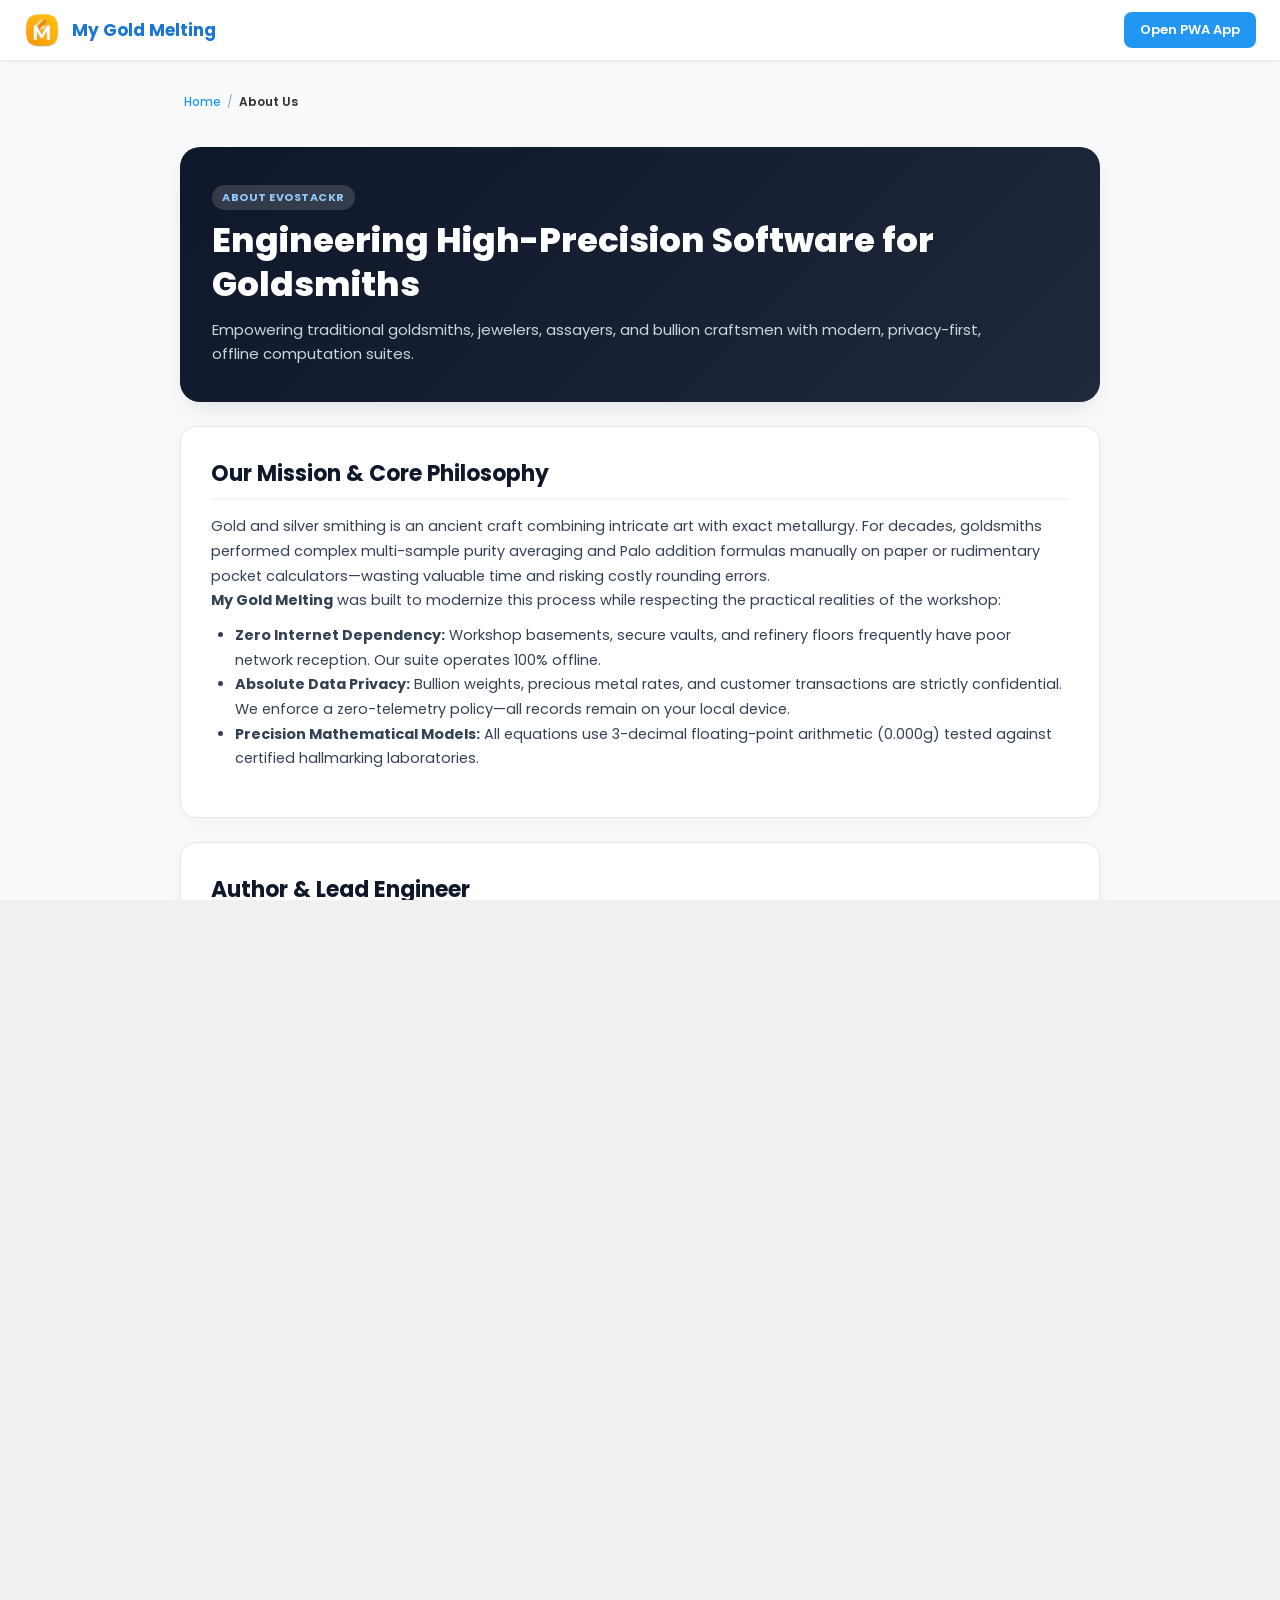
<file: about.html>
<!DOCTYPE html>
<html lang="en">
<head>
    <meta charset="UTF-8">
    <meta name="viewport" content="width=device-width, initial-scale=1.0">
    <meta name="theme-color" content="#2196F3">
    <title>About Evostackr &amp; My Gold Melting | Goldsmith Tools</title>
    <meta name="description" content="Learn about My Gold Melting, engineered by Ujwal Anand at Evostackr. Dedicated offline-first calculation tools for goldsmiths, jewellers, and artisans.">
    <meta name="keywords" content="about evostackr, ujwal anand, goldsmith software developer, gold melting app developer, offline gold calculator">
    <meta name="author" content="Ujwal Anand (Evostackr)">
    <meta name="robots" content="index, follow, max-snippet:-1, max-image-preview:large, max-video-preview:-1">
    <link rel="canonical" href="https://gold-melting.evostackr.in/about">

    <!-- Open Graph Metadata -->
    <meta property="og:type" content="profile">
    <meta property="og:site_name" content="My Gold Melting">
    <meta property="og:title" content="About Evostackr & Author Ujwal Anand">
    <meta property="og:description" content="Discover the mission, engineering principles, and privacy pledge behind My Gold Melting.">
    <meta property="og:url" content="https://gold-melting.evostackr.in/about">
    <meta property="og:image" content="https://gold-melting.evostackr.in/assets/images/ic_launcher.png">
    <meta property="og:image:alt" content="Evostackr Engineering Logo">
    <meta property="og:locale" content="en_US">

    <!-- Twitter Card Metadata -->
    <meta name="twitter:card" content="summary_large_image">
    <meta name="twitter:title" content="About Evostackr & My Gold Melting">
    <meta name="twitter:description" content="Engineering precision calculation tools for goldsmiths and jewelers.">
    <meta name="twitter:image" content="https://gold-melting.evostackr.in/assets/images/ic_launcher.png">
    <meta name="twitter:creator" content="@evostackr">

    <!-- Preconnects & Styles -->
    <link rel="preconnect" href="https://fonts.googleapis.com">
    <link rel="preconnect" href="https://fonts.gstatic.com" crossorigin>
    <link rel="stylesheet" href="https://fonts.googleapis.com/css2?family=Poppins:wght@300;400;500;600;700&display=swap">

    <link rel="icon" type="image/png" href="assets/images/ic_launcher.png">
    <link rel="apple-touch-icon" href="assets/images/ic_launcher.png">
    <link rel="manifest" href="manifest.json">
    <link rel="alternate" type="application/rss+xml" title="My Gold Melting - Updates &amp; Goldsmith Guides" href="https://gold-melting.evostackr.in/rss.xml">
    <link rel="stylesheet" href="css/style.css">

    <!-- Schema.org Organization, Person & Breadcrumb Structured Data -->
    <script type="application/ld+json">
    {
      "@context": "https://schema.org",
      "@graph": [
        {
          "@type": "BreadcrumbList",
          "@id": "https://gold-melting.evostackr.in/about.html#breadcrumb",
          "itemListElement": [
            {
              "@type": "ListItem",
              "position": 1,
              "name": "Home",
              "item": "https://gold-melting.evostackr.in/"
            },
            {
              "@type": "ListItem",
              "position": 2,
              "name": "About Us",
              "item": "https://gold-melting.evostackr.in/about.html"
            }
          ]
        },
        {
          "@type": "Organization",
          "@id": "https://gold-melting.evostackr.in/#organization",
          "name": "Evostackr",
          "url": "https://www.evostackr.in/",
          "logo": "https://gold-melting.evostackr.in/assets/images/ic_launcher.png",
          "founder": {
            "@type": "Person",
            "name": "Ujwal Anand"
          },
          "contactPoint": {
            "@type": "ContactPoint",
            "telephone": "+91 62028 50596",
            "contactType": "customer service",
            "email": "support@evostackr.in",
            "availableLanguage": ["English", "Hindi", "Bengali"]
          }
        },
        {
          "@type": "Person",
          "@id": "https://gold-melting.evostackr.in/#author",
          "name": "Ujwal Anand",
          "jobTitle": "Lead Software Engineer & Founder",
          "worksFor": {
            "@id": "https://gold-melting.evostackr.in/#organization"
          },
          "knowsAbout": ["Gold Metallurgy Calculations", "Jewellery Costing", "PWA Architecture", "Offline-First Systems"]
        }
      ]
    }
    </script>
</head>
<body class="landing-page-body">

    <!-- Header Navigation -->
    <header class="landing-header-bar">
        <a href="/" class="landing-brand">
            <img src="assets/images/ic_launcher.png" alt="My Gold Melting" class="landing-brand-logo">
            <span class="landing-brand-name">My Gold Melting</span>
        </a>
        <div class="landing-top-actions">
            <a href="/#/" class="landing-btn-app">Open PWA App</a>
        </div>
    </header>

    <main class="landing-container">
        <!-- Breadcrumb Navigation -->
        <nav class="breadcrumb-nav" aria-label="Breadcrumb">
            <ol class="breadcrumb-list">
                <li class="breadcrumb-item"><a href="/">Home</a></li>
                <li class="breadcrumb-separator">/</li>
                <li class="breadcrumb-item" aria-current="page">About Us</li>
            </ol>
        </nav>

        <!-- Hero Section -->
        <section class="landing-hero" style="background: linear-gradient(135deg, #0F172A 0%, #1E293B 100%);">
            <span class="seo-badge" style="background: rgba(255,255,255,0.15); color: #90CAF9;">About Evostackr</span>
            <h1>Engineering High-Precision Software for Goldsmiths</h1>
            <p>Empowering traditional goldsmiths, jewelers, assayers, and bullion craftsmen with modern, privacy-first, offline computation suites.</p>
        </section>

        <!-- Mission & Story -->
        <section class="landing-content-card">
            <h2>Our Mission & Core Philosophy</h2>
            <p>Gold and silver smithing is an ancient craft combining intricate art with exact metallurgy. For decades, goldsmiths performed complex multi-sample purity averaging and Palo addition formulas manually on paper or rudimentary pocket calculators—wasting valuable time and risking costly rounding errors.</p>
            <p><strong>My Gold Melting</strong> was built to modernize this process while respecting the practical realities of the workshop:</p>
            <ul>
                <li><strong>Zero Internet Dependency:</strong> Workshop basements, secure vaults, and refinery floors frequently have poor network reception. Our suite operates 100% offline.</li>
                <li><strong>Absolute Data Privacy:</strong> Bullion weights, precious metal rates, and customer transactions are strictly confidential. We enforce a zero-telemetry policy—all records remain on your local device.</li>
                <li><strong>Precision Mathematical Models:</strong> All equations use 3-decimal floating-point arithmetic (0.000g) tested against certified hallmarking laboratories.</li>
            </ul>
        </section>

        <!-- Author / Lead Engineer Section (E-E-A-T) -->
        <section class="landing-content-card">
            <h2>Author & Lead Engineer</h2>
            <div style="display: flex; gap: 20px; align-items: flex-start; flex-wrap: wrap; margin-top: 14px;">
                <div class="eeat-author-avatar" style="width: 72px; height: 72px; font-size: 28px;">U</div>
                <div style="flex: 1; min-width: 260px;">
                    <h3 style="margin-top: 0; font-size: 19px; color: #0F172A;">Ujwal Anand</h3>
                    <p style="color: #0284C7; font-weight: 600; margin-bottom: 8px;">Founder & Lead Software Engineer at Evostackr</p>
                    <p>Ujwal Anand specializes in developing mission-critical offline web applications, enterprise tooling, and metallurgical estimation software. Working closely with master craftsmen across India, he architected the My Gold Melting calculation engine to eliminate human error in bullion melting and jewelry costing.</p>
                </div>
            </div>
        </section>

        <!-- Corporate Profile & Contact Information -->
        <section class="landing-content-card">
            <h2>Company & Contact Information</h2>
            <p>Evostackr designs and develops custom software applications for the jewelry, bullion, manufacturing, and e-commerce industries.</p>
            
            <div style="background: #F8FAFC; border: 1px solid #E2E8F0; border-radius: 12px; padding: 20px; margin-top: 16px; display: grid; grid-template-columns: repeat(auto-fit, minmax(220px, 1fr)); gap: 16px;">
                <div>
                    <div style="font-size: 12px; color: #64748B; font-weight: 600; text-transform: uppercase;">Company</div>
                    <div style="font-size: 15px; font-weight: 700; color: #1E293B;">Evostackr</div>
                </div>
                <div>
                    <div style="font-size: 12px; color: #64748B; font-weight: 600; text-transform: uppercase;">Official Website</div>
                    <div><a href="https://www.evostackr.in/" target="_blank" rel="noopener noreferrer" style="color: #2196F3; font-weight: 600; text-decoration: none;">https://www.evostackr.in/</a></div>
                </div>
                <div>
                    <div style="font-size: 12px; color: #64748B; font-weight: 600; text-transform: uppercase;">Direct Email</div>
                    <div><a href="mailto:support@evostackr.in" style="color: #2196F3; font-weight: 600; text-decoration: none;">support@evostackr.in</a></div>
                </div>
                <div>
                    <div style="font-size: 12px; color: #64748B; font-weight: 600; text-transform: uppercase;">Customer Telephone</div>
                    <div><a href="tel:+916202850596" style="color: #2196F3; font-weight: 600; text-decoration: none;">+91 62028 50596</a></div>
                </div>
            </div>
        </section>

        <!-- Internal Links & Navigation -->
        <nav class="seo-footer-nav" aria-label="Explore Calculators">
            <a href="/" class="seo-footer-link">Dashboard App</a>
            <a href="gold-melting-calculator" class="seo-footer-link">Gold Melting Calculator</a>
            <a href="jewellery-costing-calculator" class="seo-footer-link">Jewellery Costing Calculator</a>
            <a href="faq" class="seo-footer-link">Goldsmith FAQ</a>
            <a href="privacy-policy" class="seo-footer-link">Privacy Policy</a>
        </nav>
    </main>

    <footer class="landing-footer">
        <p>&copy; 2026 My Gold Melting. Developed and maintained by <a href="https://www.evostackr.in/" style="color: #2196F3; text-decoration: none; font-weight: 600;">Evostackr</a>. All rights reserved.</p>
    </footer>
</body>
</html>
</file>
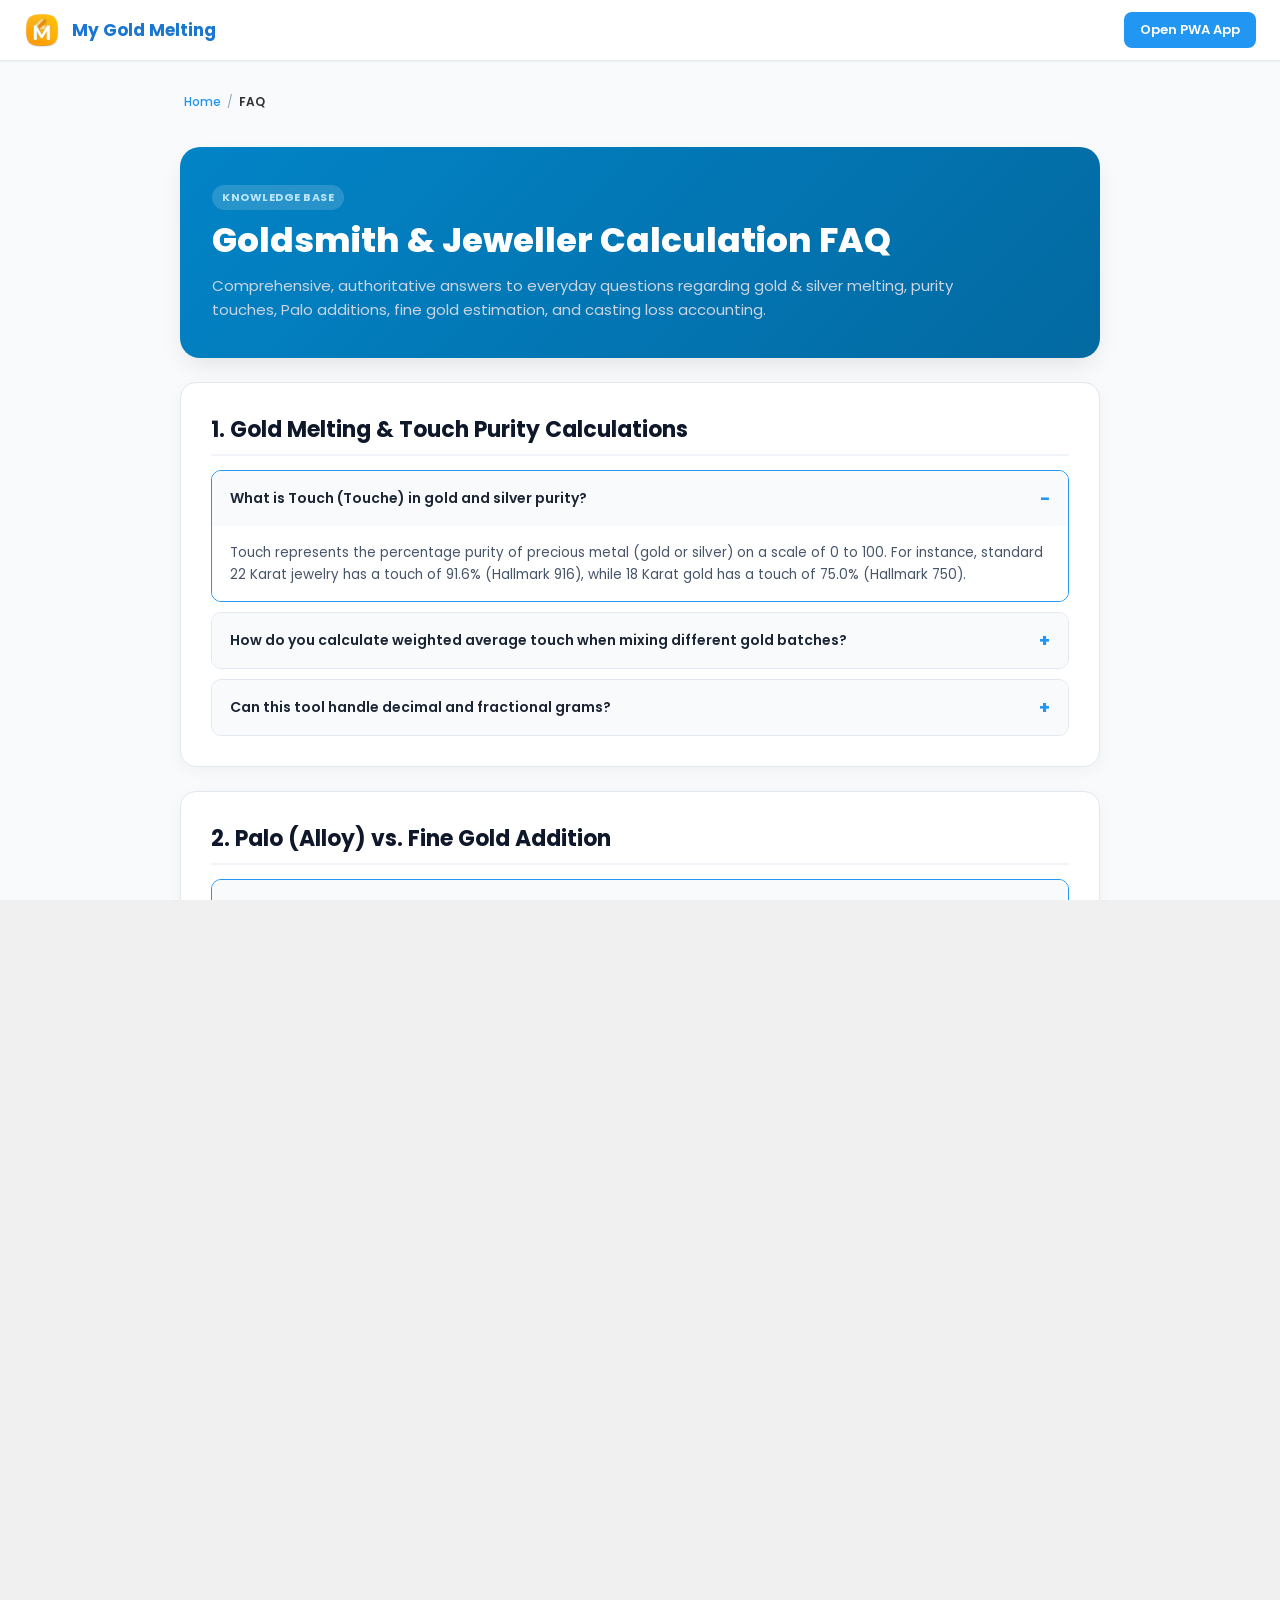
<file: faq.html>
<!DOCTYPE html>
<html lang="en">
<head>
    <meta charset="UTF-8">
    <meta name="viewport" content="width=device-width, initial-scale=1.0">
    <meta name="theme-color" content="#2196F3">
    <title>Gold Melting &amp; Jewellery Costing FAQ | Goldsmith Guide</title>
    <meta name="description" content="Frequently asked questions on gold and silver melting purity, touches, Palo alloy addition, jewellery casting losses, and offline calculations.">
    <meta name="keywords" content="gold melting faq, what is palo in gold, gold touch questions, jewellery costing faq, casting loss explained, gold calculation offline">
    <meta name="author" content="Ujwal Anand (Evostackr)">
    <meta name="robots" content="index, follow, max-snippet:-1, max-image-preview:large, max-video-preview:-1">
    <link rel="canonical" href="https://gold-melting.evostackr.in/faq">

    <!-- Open Graph Metadata -->
    <meta property="og:type" content="article">
    <meta property="og:site_name" content="My Gold Melting">
    <meta property="og:title" content="Gold Melting & Jewellery Costing FAQ | Evostackr">
    <meta property="og:description" content="Clear, authoritative answers to everyday gold smithing, purity touches, and casting loss calculation questions.">
    <meta property="og:url" content="https://gold-melting.evostackr.in/faq">
    <meta property="og:image" content="https://gold-melting.evostackr.in/assets/images/ic_launcher.png">
    <meta property="og:image:alt" content="Goldsmith FAQ Logo">
    <meta property="og:locale" content="en_US">

    <!-- Twitter Card Metadata -->
    <meta name="twitter:card" content="summary_large_image">
    <meta name="twitter:title" content="Gold Melting & Jewellery Costing FAQ">
    <meta name="twitter:description" content="Answers to gold touch, palo alloy, fine gold, and casting loss questions.">
    <meta name="twitter:image" content="https://gold-melting.evostackr.in/assets/images/ic_launcher.png">
    <meta name="twitter:creator" content="@evostackr">

    <!-- Preconnects & Styles -->
    <link rel="preconnect" href="https://fonts.googleapis.com">
    <link rel="preconnect" href="https://fonts.gstatic.com" crossorigin>
    <link rel="stylesheet" href="https://fonts.googleapis.com/css2?family=Poppins:wght@300;400;500;600;700&display=swap">

    <link rel="icon" type="image/png" href="assets/images/ic_launcher.png">
    <link rel="apple-touch-icon" href="assets/images/ic_launcher.png">
    <link rel="manifest" href="manifest.json">
    <link rel="alternate" type="application/rss+xml" title="My Gold Melting - Updates &amp; Goldsmith Guides" href="https://gold-melting.evostackr.in/rss.xml">
    <link rel="stylesheet" href="css/style.css">

    <!-- Schema.org FAQPage & Breadcrumb Structured Data -->
    <script type="application/ld+json">
    {
      "@context": "https://schema.org",
      "@graph": [
        {
          "@type": "BreadcrumbList",
          "@id": "https://gold-melting.evostackr.in/faq.html#breadcrumb",
          "itemListElement": [
            {
              "@type": "ListItem",
              "position": 1,
              "name": "Home",
              "item": "https://gold-melting.evostackr.in/"
            },
            {
              "@type": "ListItem",
              "position": 2,
              "name": "Frequently Asked Questions",
              "item": "https://gold-melting.evostackr.in/faq.html"
            }
          ]
        },
        {
          "@type": "FAQPage",
          "@id": "https://gold-melting.evostackr.in/faq.html#faq",
          "mainEntity": [
            {
              "@type": "Question",
              "name": "What is Touch (Touche) in gold and silver purity?",
              "acceptedAnswer": {
                "@type": "Answer",
                "text": "Touch represents the percentage purity of precious metal (gold or silver) on a scale of 0 to 100. For instance, standard 22 Karat jewelry has a touch of 91.6% (Hallmark 916), while 18 Karat gold has a touch of 75.0% (Hallmark 750)."
              }
            },
            {
              "@type": "Question",
              "name": "What is Palo in Indian gold melting?",
              "acceptedAnswer": {
                "@type": "Answer",
                "text": "Palo (पालो) refers to base alloy metal (such as copper, fine silver, zinc, or brass) added into high-purity melted gold to lower its purity to the target touch (such as 91.6 or 75.0)."
              }
            },
            {
              "@type": "Question",
              "name": "How do you calculate weighted average touch when mixing different gold batches?",
              "acceptedAnswer": {
                "@type": "Answer",
                "text": "Multiply each sample weight by its touch percentage divided by 100 to get individual fine gold weights. Sum all fine gold weights and divide by the total combined weight, then multiply by 100."
              }
            },
            {
              "@type": "Question",
              "name": "What is the difference between Add Palo and Add Fine Gold in calculation results?",
              "acceptedAnswer": {
                "@type": "Answer",
                "text": "If the current metal batch has an average touch higher than your target touch, you must Add Palo (alloy) to dilute it. If the current batch has an average touch lower than your target touch, you must Add Fine Gold (100% pure gold) to elevate its purity."
              }
            },
            {
              "@type": "Question",
              "name": "Why is gemstone / AD Stone weight deducted in jewellery costing?",
              "acceptedAnswer": {
                "@type": "Answer",
                "text": "Gemstones like American Diamonds (cubic zirconia) are non-gold weight. Jewellers deduct this weight from the gross ornament weight so the customer is only charged the precious metal melting touch on actual gold."
              }
            },
            {
              "@type": "Question",
              "name": "What are casting losses and why are they added to jewellery costing?",
              "acceptedAnswer": {
                "@type": "Answer",
                "text": "During investment casting, microscopic gold is lost to vaporization, crucible slag, filing, and buffing. Converting these losses into equivalent gold weight and factoring them into jewellery costing ensures the goldsmith covers manufacturing costs."
              }
            },
            {
              "@type": "Question",
              "name": "Can My Gold Melting be used offline without an internet connection?",
              "acceptedAnswer": {
                "@type": "Answer",
                "text": "Yes. My Gold Melting is built as an offline-first Progressive Web Application (PWA) with client-side caching. All calculations and history persistence run locally using browser memory and IndexedDB without transmitting data to remote servers."
              }
            },
            {
              "@type": "Question",
              "name": "Which languages are supported in the application?",
              "acceptedAnswer": {
                "@type": "Answer",
                "text": "The application provides full native language localization in English, Hindi (हिंदी), and Bengali (বাংলা)."
              }
            }
          ]
        }
      ]
    }
    </script>
</head>
<body class="landing-page-body">

    <!-- Header Navigation -->
    <header class="landing-header-bar">
        <a href="/" class="landing-brand">
            <img src="assets/images/ic_launcher.png" alt="My Gold Melting" class="landing-brand-logo">
            <span class="landing-brand-name">My Gold Melting</span>
        </a>
        <div class="landing-top-actions">
            <a href="/#/" class="landing-btn-app">Open PWA App</a>
        </div>
    </header>

    <main class="landing-container">
        <!-- Breadcrumb Navigation -->
        <nav class="breadcrumb-nav" aria-label="Breadcrumb">
            <ol class="breadcrumb-list">
                <li class="breadcrumb-item"><a href="/">Home</a></li>
                <li class="breadcrumb-separator">/</li>
                <li class="breadcrumb-item" aria-current="page">FAQ</li>
            </ol>
        </nav>

        <!-- Hero Section -->
        <section class="landing-hero" style="background: linear-gradient(135deg, #0284C7 0%, #0369A1 100%);">
            <span class="seo-badge" style="background: rgba(255,255,255,0.15); color: #BAE6FD;">Knowledge Base</span>
            <h1>Goldsmith & Jeweller Calculation FAQ</h1>
            <p>Comprehensive, authoritative answers to everyday questions regarding gold & silver melting, purity touches, Palo additions, fine gold estimation, and casting loss accounting.</p>
        </section>

        <!-- Category 1: Gold Melting & Touch Calculations -->
        <section class="landing-content-card">
            <h2>1. Gold Melting & Touch Purity Calculations</h2>
            <div class="seo-accordion">
                <details class="seo-faq-item" open>
                    <summary class="seo-faq-summary">What is Touch (Touche) in gold and silver purity?</summary>
                    <div class="seo-faq-content">
                        Touch represents the percentage purity of precious metal (gold or silver) on a scale of 0 to 100. For instance, standard 22 Karat jewelry has a touch of 91.6% (Hallmark 916), while 18 Karat gold has a touch of 75.0% (Hallmark 750).
                    </div>
                </details>

                <details class="seo-faq-item">
                    <summary class="seo-faq-summary">How do you calculate weighted average touch when mixing different gold batches?</summary>
                    <div class="seo-faq-content">
                        Multiply each sample weight by its touch percentage divided by 100 to get individual fine gold weights. Sum all fine gold weights and divide by the total combined weight, then multiply by 100:
                        <div class="seo-formula-box" style="margin-top: 8px;">
                            <code>Average Touch = (Σ (Weight_i × Touch_i) / Total Weight)</code>
                        </div>
                    </div>
                </details>

                <details class="seo-faq-item">
                    <summary class="seo-faq-summary">Can this tool handle decimal and fractional grams?</summary>
                    <div class="seo-faq-content">
                        Yes. All calculations support unlimited floating-point precision and format results to three exact decimal places (0.000g), matching the standards of precision bullion analytical balances.
                    </div>
                </details>
            </div>
        </section>

        <!-- Category 2: Palo (Alloy) vs. Fine Gold Addition -->
        <section class="landing-content-card">
            <h2>2. Palo (Alloy) vs. Fine Gold Addition</h2>
            <div class="seo-accordion">
                <details class="seo-faq-item" open>
                    <summary class="seo-faq-summary">What is Palo in Indian gold melting?</summary>
                    <div class="seo-faq-content">
                        Palo (पालो) refers to base alloy metal (such as copper, fine silver, zinc, or brass) added into high-purity melted gold to lower its purity down to the target touch (such as 91.6 or 75.0).
                    </div>
                </details>

                <details class="seo-faq-item">
                    <summary class="seo-faq-summary">What is the difference between Add Palo and Add Fine Gold?</summary>
                    <div class="seo-faq-content">
                        If the current metal batch has an average touch higher than your target touch, you must Add Palo (alloy) to dilute it. If the current batch has an average touch lower than your target touch, you must Add Fine Gold (100% pure gold) to elevate its purity.
                    </div>
                </details>

                <details class="seo-faq-item">
                    <summary class="seo-faq-summary">What happens if my target touch equals 100%?</summary>
                    <div class="seo-faq-content">
                        If the target touch is 100% (pure gold), no alloy or dilution is possible. The application alerts you with "Nothing to Add" because pure gold cannot be diluted while maintaining 100% purity.
                    </div>
                </details>
            </div>
        </section>

        <!-- Category 3: Jewellery Costing & 10 Casting Expenses -->
        <section class="landing-content-card">
            <h2>3. Jewellery Costing & 10 Casting Expenses</h2>
            <div class="seo-accordion">
                <details class="seo-faq-item" open>
                    <summary class="seo-faq-summary">Why is gemstone / AD Stone weight deducted in jewellery costing?</summary>
                    <div class="seo-faq-content">
                        Gemstones like American Diamonds (cubic zirconia) are non-gold weight. Jewellers deduct this weight from the gross ornament weight so the customer is only charged the precious metal melting touch on actual gold.
                    </div>
                </details>

                <details class="seo-faq-item">
                    <summary class="seo-faq-summary">What are casting losses and why are they added to jewellery costing?</summary>
                    <div class="seo-faq-content">
                        During investment casting, microscopic gold is lost to vaporization, crucible slag, filing, and buffing. Converting these losses into equivalent gold weight and factoring them into jewellery costing ensures the goldsmith covers manufacturing costs without financial shortfall.
                    </div>
                </details>

                <details class="seo-faq-item">
                    <summary class="seo-faq-summary">What are the 10 casting expenses tracked?</summary>
                    <div class="seo-faq-content">
                        The 10 tracked expenses are: Alloy Loss, Casting Loss, Failing Loss, Sitting Loss, Polishing Loss, Stone Bill Loss, Gillet Loss, Rhodium Loss, Lathiya Pech Loss, and Extra Expenses.
                    </div>
                </details>
            </div>
        </section>

        <!-- Category 4: Privacy, Offline & PWA Security -->
        <section class="landing-content-card">
            <h2>4. Privacy, Offline & PWA Security</h2>
            <div class="seo-accordion">
                <details class="seo-faq-item" open>
                    <summary class="seo-faq-summary">Can My Gold Melting be used offline without an internet connection?</summary>
                    <div class="seo-faq-content">
                        Yes. My Gold Melting is built as an offline-first Progressive Web Application (PWA) with client-side caching. All calculations and history persistence run locally using browser memory and IndexedDB without transmitting data to remote servers.
                    </div>
                </details>

                <details class="seo-faq-item">
                    <summary class="seo-faq-summary">Where is my calculation history stored?</summary>
                    <div class="seo-faq-content">
                        All calculation history records are stored exclusively inside your browser's local IndexedDB database. You can inspect, review, or permanently delete any record at any time.
                    </div>
                </details>

                <details class="seo-faq-item">
                    <summary class="seo-faq-summary">Does the application collect any personal or financial data?</summary>
                    <div class="seo-faq-content">
                        No. We enforce a strict zero-telemetry policy. We do not track, collect, store, or transmit your calculation weights, touch figures, rates, or business transactions.
                    </div>
                </details>
            </div>
        </section>

        <!-- E-E-A-T Author Card -->
        <section class="eeat-author-card">
            <div class="eeat-author-avatar">U</div>
            <div class="eeat-author-info">
                <h3>Authored by Ujwal Anand | Evostackr</h3>
                <p>Have questions or need custom goldsmith or jewellery ERP software? Reach our technical engineering team at <a href="mailto:support@evostackr.in" style="color: #0284C7; font-weight: 600;">support@evostackr.in</a>.</p>
            </div>
        </section>

        <!-- Internal Links & Navigation -->
        <nav class="seo-footer-nav" aria-label="Explore Calculators">
            <a href="/" class="seo-footer-link">Dashboard App</a>
            <a href="gold-melting-calculator" class="seo-footer-link">Gold Melting Calculator</a>
            <a href="jewellery-costing-calculator" class="seo-footer-link">Jewellery Costing Calculator</a>
            <a href="about" class="seo-footer-link">About Evostackr</a>
            <a href="privacy-policy" class="seo-footer-link">Privacy Policy</a>
        </nav>
    </main>

    <footer class="landing-footer">
        <p>&copy; 2026 My Gold Melting. Developed and maintained by <a href="https://www.evostackr.in/" style="color: #2196F3; text-decoration: none; font-weight: 600;">Evostackr</a>. All rights reserved.</p>
    </footer>
</body>
</html>
</file>
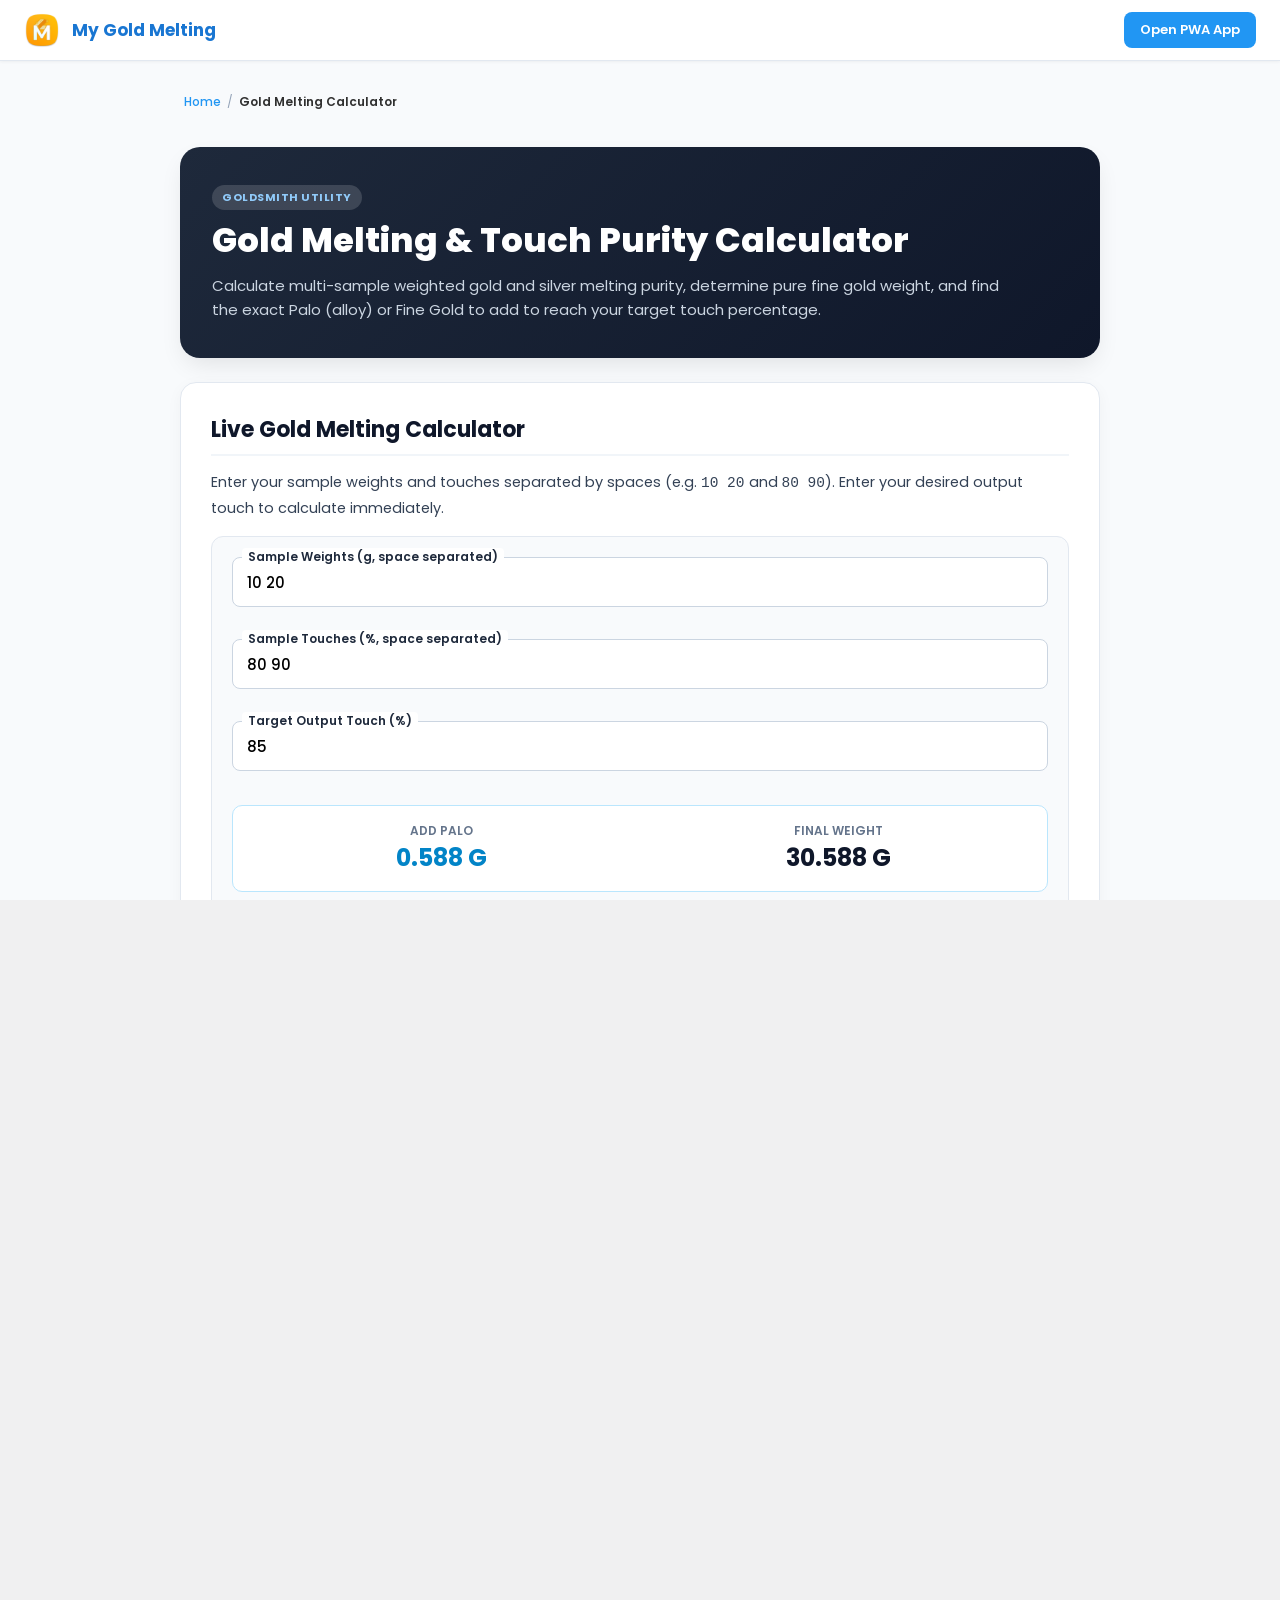
<file: gold-melting-calculator.html>
<!DOCTYPE html>
<html lang="en">
<head>
    <meta charset="UTF-8">
    <meta name="viewport" content="width=device-width, initial-scale=1.0">
    <meta name="theme-color" content="#2196F3">
    <title>Gold Melting Calculator &amp; Touch Purity Tool | Evostackr</title>
    <meta name="description" content="Free precision gold melting calculator for goldsmiths. Calculate multi-sample weighted touch purity, Add Palo (alloy), or Add Fine Gold to achieve target touch.">
    <meta name="keywords" content="gold melting calculator, gold touch calculation, add palo calculator, fine gold calculator, goldsmith calculation tool, gold purity converter, 22k gold touch formula">
    <meta name="author" content="Ujwal Anand (Evostackr)">
    <meta name="robots" content="index, follow, max-snippet:-1, max-image-preview:large, max-video-preview:-1">
    <link rel="canonical" href="https://gold-melting.evostackr.in/gold-melting-calculator">

    <!-- Open Graph Metadata -->
    <meta property="og:type" content="article">
    <meta property="og:site_name" content="My Gold Melting">
    <meta property="og:title" content="Gold Melting Calculator & Touch Purity Tool | Evostackr">
    <meta property="og:description" content="Calculate weighted gold purity across multiple batches, and determine exact Palo or fine gold additions to achieve your target touch.">
    <meta property="og:url" content="https://gold-melting.evostackr.in/gold-melting-calculator">
    <meta property="og:image" content="https://gold-melting.evostackr.in/assets/images/ic_launcher.png">
    <meta property="og:image:alt" content="My Gold Melting Calculator Logo">
    <meta property="og:locale" content="en_US">

    <!-- Twitter Card Metadata -->
    <meta name="twitter:card" content="summary_large_image">
    <meta name="twitter:title" content="Gold Melting Calculator & Touch Purity Tool">
    <meta name="twitter:description" content="Precision multi-sample gold melting calculator and Palo addition tool for goldsmiths.">
    <meta name="twitter:image" content="https://gold-melting.evostackr.in/assets/images/ic_launcher.png">
    <meta name="twitter:creator" content="@evostackr">

    <!-- Performance & Font Preconnects -->
    <link rel="preconnect" href="https://fonts.googleapis.com">
    <link rel="preconnect" href="https://fonts.gstatic.com" crossorigin>
    <link rel="stylesheet" href="https://fonts.googleapis.com/css2?family=Poppins:wght@300;400;500;600;700&display=swap">

    <link rel="icon" type="image/png" href="assets/images/ic_launcher.png">
    <link rel="apple-touch-icon" href="assets/images/ic_launcher.png">
    <link rel="manifest" href="manifest.json">
    <link rel="alternate" type="application/rss+xml" title="My Gold Melting - Updates &amp; Goldsmith Guides" href="https://gold-melting.evostackr.in/rss.xml">
    <link rel="stylesheet" href="css/style.css">

    <!-- Schema.org Structured Data (JSON-LD) -->
    <script type="application/ld+json">
    {
      "@context": "https://schema.org",
      "@graph": [
        {
          "@type": "BreadcrumbList",
          "@id": "https://gold-melting.evostackr.in/gold-melting-calculator.html#breadcrumb",
          "itemListElement": [
            {
              "@type": "ListItem",
              "position": 1,
              "name": "Home",
              "item": "https://gold-melting.evostackr.in/"
            },
            {
              "@type": "ListItem",
              "position": 2,
              "name": "Gold Melting Calculator",
              "item": "https://gold-melting.evostackr.in/gold-melting-calculator.html"
            }
          ]
        },
        {
          "@type": "WebApplication",
          "@id": "https://gold-melting.evostackr.in/gold-melting-calculator.html#software",
          "name": "Gold Melting Calculator & Touch Purity Tool",
          "url": "https://gold-melting.evostackr.in/gold-melting-calculator.html",
          "applicationCategory": "BusinessApplication",
          "operatingSystem": "All",
          "offers": {
            "@type": "Offer",
            "price": "0",
            "priceCurrency": "INR"
          },
          "author": {
            "@type": "Person",
            "name": "Ujwal Anand",
            "worksFor": {
              "@type": "Organization",
              "name": "Evostackr",
              "url": "https://www.evostackr.in/"
            }
          }
        },
        {
          "@type": "HowTo",
          "@id": "https://gold-melting.evostackr.in/gold-melting-calculator.html#howto",
          "name": "How to Calculate Gold Melting Purity and Palo (Alloy) Addition",
          "description": "Step-by-step procedure for goldsmiths to calculate weighted average touch across multiple gold samples and determine exact Palo or fine gold additions.",
          "step": [
            {
              "@type": "HowToStep",
              "position": 1,
              "name": "Record Sample Weights and Touches",
              "text": "Weigh each gold sample in grams and obtain the touch purity percentage for each sample (e.g. 10g at 80% touch, 20g at 90% touch)."
            },
            {
              "@type": "HowToStep",
              "position": 2,
              "name": "Calculate Total Fine Gold",
              "text": "Multiply each sample weight by its touch percentage divided by 100, then sum the results to get total pure fine gold weight."
            },
            {
              "@type": "HowToStep",
              "position": 3,
              "name": "Determine Target Touch and Add Palo or Fine Gold",
              "text": "Divide total fine gold by your desired target touch percentage. If target weight exceeds total batch weight, subtract total weight to obtain exact Palo (alloy) to add."
            }
          ]
        },
        {
          "@type": "FAQPage",
          "@id": "https://gold-melting.evostackr.in/gold-melting-calculator.html#faq",
          "mainEntity": [
            {
              "@type": "Question",
              "name": "What is Touch (Touche) in gold melting?",
              "acceptedAnswer": {
                "@type": "Answer",
                "text": "Touch represents the purity percentage of gold or silver on a scale of 0 to 100. For example, 22 Karat gold corresponds to 91.6% touch (Hallmark 916), while 18 Karat gold corresponds to 75.0% touch."
              }
            },
            {
              "@type": "Question",
              "name": "What is Palo in gold craftsmanship?",
              "acceptedAnswer": {
                "@type": "Answer",
                "text": "Palo is base alloy metal (such as copper, silver, or zinc) added to high-purity melted gold to lower its purity down to the intended hallmark standard (such as 91.6% or 75.0%)."
              }
            },
            {
              "@type": "Question",
              "name": "How does the calculator determine whether to Add Palo or Add Fine Gold?",
              "acceptedAnswer": {
                "@type": "Answer",
                "text": "If the current average touch of your combined gold melt is higher than the desired target touch, the calculator instructs you to Add Palo. If your melt is lower than the target touch, it calculates the exact amount of pure Fine Gold required to raise the purity."
              }
            }
          ]
        }
      ]
    }
    </script>
</head>
<body class="landing-page-body">

    <!-- Header Navigation -->
    <header class="landing-header-bar">
        <a href="/" class="landing-brand">
            <img src="assets/images/ic_launcher.png" alt="My Gold Melting" class="landing-brand-logo">
            <span class="landing-brand-name">My Gold Melting</span>
        </a>
        <div class="landing-top-actions">
            <a href="/#/" class="landing-btn-app">Open PWA App</a>
        </div>
    </header>

    <main class="landing-container">
        <!-- Breadcrumb Navigation -->
        <nav class="breadcrumb-nav" aria-label="Breadcrumb">
            <ol class="breadcrumb-list">
                <li class="breadcrumb-item"><a href="/">Home</a></li>
                <li class="breadcrumb-separator">/</li>
                <li class="breadcrumb-item" aria-current="page">Gold Melting Calculator</li>
            </ol>
        </nav>

        <!-- Hero Section -->
        <section class="landing-hero">
            <span class="seo-badge" style="background: rgba(255,255,255,0.15); color: #90CAF9;">Goldsmith Utility</span>
            <h1>Gold Melting & Touch Purity Calculator</h1>
            <p>Calculate multi-sample weighted gold and silver melting purity, determine pure fine gold weight, and find the exact Palo (alloy) or Fine Gold to add to reach your target touch percentage.</p>
        </section>

        <!-- Live Interactive Calculator Section -->
        <section class="landing-content-card">
            <h2>Live Gold Melting Calculator</h2>
            <p>Enter your sample weights and touches separated by spaces (e.g. <code>10 20</code> and <code>80 90</code>). Enter your desired output touch to calculate immediately.</p>

            <div style="background: #F8FAFC; border: 1px solid #E2E8F0; border-radius: 12px; padding: 20px; margin-top: 16px;">
                <div class="form-inputs-grid" style="gap: 16px;">
                    <div class="outline-group" style="position: relative;">
                        <input type="text" id="liveWeight" placeholder=" " value="10 20" style="width: 100%; height: 50px; padding: 12px 14px; border: 1.5px solid #CBD5E1; border-radius: 8px; font-size: 15px; background: #fff;">
                        <label for="liveWeight" style="position: absolute; top: -9px; left: 10px; background: #fff; padding: 0 6px; font-size: 12px; font-weight: 600; color: #1E293B;">Sample Weights (g, space separated)</label>
                    </div>

                    <div class="outline-group" style="position: relative;">
                        <input type="text" id="liveTouch" placeholder=" " value="80 90" style="width: 100%; height: 50px; padding: 12px 14px; border: 1.5px solid #CBD5E1; border-radius: 8px; font-size: 15px; background: #fff;">
                        <label for="liveTouch" style="position: absolute; top: -9px; left: 10px; background: #fff; padding: 0 6px; font-size: 12px; font-weight: 600; color: #1E293B;">Sample Touches (%, space separated)</label>
                    </div>

                    <div class="outline-group" style="position: relative;">
                        <input type="number" step="any" id="liveOutput" placeholder=" " value="85" style="width: 100%; height: 50px; padding: 12px 14px; border: 1.5px solid #CBD5E1; border-radius: 8px; font-size: 15px; background: #fff;">
                        <label for="liveOutput" style="position: absolute; top: -9px; left: 10px; background: #fff; padding: 0 6px; font-size: 12px; font-weight: 600; color: #1E293B;">Target Output Touch (%)</label>
                    </div>
                </div>

                <!-- Calculation Result Display -->
                <div id="liveResultBox" style="background: #FFFFFF; border: 1px solid #BAE6FD; border-radius: 10px; padding: 16px; margin: 18px 0; display: grid; grid-template-columns: 1fr 1fr; gap: 12px; text-align: center;">
                    <div>
                        <div id="liveResultLabel" style="font-size: 12px; color: #64748B; font-weight: 600; text-transform: uppercase;">Add Palo</div>
                        <div id="liveResultPalo" style="font-size: 24px; font-weight: 700; color: #0284C7;">0.588 G</div>
                    </div>
                    <div>
                        <div style="font-size: 12px; color: #64748B; font-weight: 600; text-transform: uppercase;">Final Weight</div>
                        <div id="liveResultFinal" style="font-size: 24px; font-weight: 700; color: #0F172A;">30.588 G</div>
                    </div>
                </div>

                <div style="display: flex; gap: 12px;">
                    <button id="btnRunLiveCalc" class="landing-btn-app" style="border: none; cursor: pointer; flex: 2; justify-content: center; height: 46px; font-size: 14px;">CALCULATE MELTING</button>
                    <button id="btnClearLiveCalc" style="flex: 1; border: 1px solid #CBD5E1; background: #fff; border-radius: 8px; font-weight: 600; color: #475569; cursor: pointer;">CLEAR</button>
                </div>
            </div>
        </section>

        <!-- Technical Explanation Section (AEO & GEO Optimized) -->
        <section class="landing-content-card">
            <h2>Mathematical Formulas & Calculation Rules</h2>
            <p>Gold melting calculation in traditional and modern jewellery manufacturing relies on the law of conservation of mass and fine gold purity ratios. Here is the exact mathematical model implemented in My Gold Melting:</p>

            <h3>1. Total Fine Gold Content</h3>
            <p>When mixing multiple batches of scrap gold, ornaments, or bullion bars, each batch has a weight $w_i$ and touch $t_i$. The total fine gold contained in the melt is:</p>
            <div class="seo-formula-box">
                <div class="formula-title">Pure Fine Gold Formula</div>
                <code class="formula-code">Total Fine Gold = Σ (Weight_i × Touch_i) / 100</code>
            </div>

            <h3>2. Required Target Weight</h3>
            <p>To convert the entire melt into the desired output touch $T_{\text{target}}$, the required final weight of the alloy is:</p>
            <div class="seo-formula-box">
                <div class="formula-title">Theoretical Target Weight Formula</div>
                <code class="formula-code">Target Weight = (Total Fine Gold / Target Touch) × 100</code>
            </div>

            <h3>3. Addition Decision: Add Palo vs. Add Fine Gold</h3>
            <ul>
                <li><strong>When Total Batch Weight &lt; Target Weight:</strong> The current metal is purer than required. You must add base alloy metal (<strong>Palo</strong>) such as copper or silver:
                    <div class="seo-formula-box">
                        <div class="formula-title">Add Palo Formula</div>
                        <code class="formula-code">Add Palo = Target Weight - Total Batch Weight
Final Weight = Total Batch Weight + Add Palo</code>
                    </div>
                </li>
                <li><strong>When Total Batch Weight &gt; Target Weight:</strong> The current metal purity is lower than required. You must add pure 100% <strong>Fine Gold</strong>:
                    <div class="seo-formula-box">
                        <div class="formula-title">Add Fine Gold Formula</div>
                        <code class="formula-code">Add Fine Gold = ((Total Batch Weight - Target Weight) × Target Touch) / (100 - Target Touch)
Final Weight = Total Batch Weight + Add Fine Gold</code>
                    </div>
                </li>
            </ul>
        </section>

        <!-- Karat to Touch Conversion Table (Featured Snippet Optimization) -->
        <section class="landing-content-card">
            <h2>Karat to Touch (Purity) Conversion Table</h2>
            <p>Refer to this standardized table to convert gold karats into touch percentages used by assay offices, refineries, and hallmarking centres:</p>

            <div class="seo-table-container">
                <table class="seo-table">
                    <thead>
                        <tr>
                            <th>Karat Rating</th>
                            <th>Touch (%)</th>
                            <th>Fineness (Parts per 1000)</th>
                            <th>Hallmark Stamp</th>
                            <th>Standard Usage</th>
                        </tr>
                    </thead>
                    <tbody>
                        <tr>
                            <td><strong>24 Karat</strong></td>
                            <td>99.9% - 99.5%</td>
                            <td>999 / 995</td>
                            <td>999</td>
                            <td>Pure bullion bars, mint coins, fine gold reserve</td>
                        </tr>
                        <tr>
                            <td><strong>22 Karat</strong></td>
                            <td>91.6%</td>
                            <td>916</td>
                            <td>916 (BIS)</td>
                            <td>Traditional bridal jewellery, chains, bangles</td>
                        </tr>
                        <tr>
                            <td><strong>20 Karat</strong></td>
                            <td>83.3%</td>
                            <td>833</td>
                            <td>833</td>
                            <td>Specialty ornaments, vintage jewellery</td>
                        </tr>
                        <tr>
                            <td><strong>18 Karat</strong></td>
                            <td>75.0%</td>
                            <td>750</td>
                            <td>750</td>
                            <td>Diamond studded ornaments, luxury watches, rings</td>
                        </tr>
                        <tr>
                            <td><strong>14 Karat</strong></td>
                            <td>58.5%</td>
                            <td>585</td>
                            <td>585</td>
                            <td>Durable daily wear jewellery, gem settings</td>
                        </tr>
                        <tr>
                            <td><strong>10 Karat</strong></td>
                            <td>41.7%</td>
                            <td>417</td>
                            <td>417</td>
                            <td>High-hardness commercial jewellery</td>
                        </tr>
                        <tr>
                            <td><strong>9 Karat</strong></td>
                            <td>37.5%</td>
                            <td>375</td>
                            <td>375</td>
                            <td>British and European standard jewellery</td>
                        </tr>
                    </tbody>
                </table>
            </div>
        </section>

        <!-- Frequently Asked Questions (FAQPage) -->
        <section class="landing-content-card">
            <h2>Frequently Asked Questions</h2>
            <div class="seo-accordion">
                <details class="seo-faq-item" open>
                    <summary class="seo-faq-summary">What does "Touch" mean in gold melting?</summary>
                    <div class="seo-faq-content">
                        In gold smithing and hallmarking, "Touch" (or Touche / टंच) denotes the percentage purity of precious metal out of 100. For example, 22K gold has a touch of 91.6%, while 18K gold has a touch of 75.0%.
                    </div>
                </details>

                <details class="seo-faq-item">
                    <summary class="seo-faq-summary">What is Palo in Indian gold melting?</summary>
                    <div class="seo-faq-content">
                        Palo (पालो) is the base alloy metal (commonly oxygen-free copper, fine silver, zinc, or brass) melted together with pure gold to lower its touch down to an exact ornament specification such as 91.6% or 75.0%.
                    </div>
                </details>

                <details class="seo-faq-item">
                    <summary class="seo-faq-summary">Can I calculate silver melting with this tool?</summary>
                    <div class="seo-faq-content">
                        Yes. Silver purity follows the identical mathematical touch and ratio formulas (e.g. 92.5% Sterling Silver, 80.0% touch silver, or 99.9% fine silver). Simply enter the weights and silver touches as normal.
                    </div>
                </details>

                <details class="seo-faq-item">
                    <summary class="seo-faq-summary">Is this calculator completely private and offline?</summary>
                    <div class="seo-faq-content">
                        Yes. All calculations are executed strictly inside your device's browser memory using client-side JavaScript. No numbers, weights, or business secrets are ever transmitted to remote servers.
                    </div>
                </details>
            </div>
        </section>

        <!-- E-E-A-T Author Card -->
        <section class="eeat-author-card">
            <div class="eeat-author-avatar">U</div>
            <div class="eeat-author-info">
                <h3>Engineered by Ujwal Anand | Evostackr</h3>
                <p>Designed in collaboration with traditional goldsmiths and certified hallmarking professionals to deliver zero-error melting algorithms. Built with offline-first technology.</p>
            </div>
        </section>

        <!-- Internal Links & Navigation -->
        <nav class="seo-footer-nav" aria-label="Explore Calculators">
            <a href="/" class="seo-footer-link">Dashboard App</a>
            <a href="jewellery-costing-calculator" class="seo-footer-link">Jewellery Costing Calculator</a>
            <a href="faq" class="seo-footer-link">Goldsmith FAQ</a>
            <a href="about" class="seo-footer-link">About Evostackr</a>
            <a href="privacy-policy" class="seo-footer-link">Privacy Policy</a>
        </nav>
    </main>

    <footer class="landing-footer">
        <p>&copy; 2026 My Gold Melting. Developed and maintained by <a href="https://www.evostackr.in/" style="color: #2196F3; text-decoration: none; font-weight: 600;">Evostackr</a>. All rights reserved.</p>
    </footer>

    <!-- Embedded Calculator Script (Reuses core business logic) -->
    <script type="module">
        import { calculateMelting } from './js/calculator.js';

        function runCalculation() {
            const wVal = document.getElementById("liveWeight").value;
            const tVal = document.getElementById("liveTouch").value;
            const oVal = document.getElementById("liveOutput").value;

            const res = calculateMelting(wVal, tVal, oVal);
            if (res.success) {
                const isPalo = res.lblFineOrPalo === "add_palo";
                document.getElementById("liveResultLabel").textContent = isPalo ? "Add Palo" : "Add Fine Gold";
                document.getElementById("liveResultPalo").textContent = res.valueFineOrPalo + " G";
                document.getElementById("liveResultPalo").style.color = isPalo ? "#0284C7" : "#16A34A";
                document.getElementById("liveResultFinal").textContent = res.finalWeight + " G";
            } else {
                alert(res.errorMessage || "Please enter valid sample weights, touches, and target output touch.");
            }
        }

        document.getElementById("btnRunLiveCalc").addEventListener("click", runCalculation);
        document.getElementById("btnClearLiveCalc").addEventListener("click", () => {
            document.getElementById("liveWeight").value = "";
            document.getElementById("liveTouch").value = "";
            document.getElementById("liveOutput").value = "";
            document.getElementById("liveResultPalo").textContent = "0.000 G";
            document.getElementById("liveResultFinal").textContent = "0.000 G";
        });
    </script>
</body>
</html>
</file>
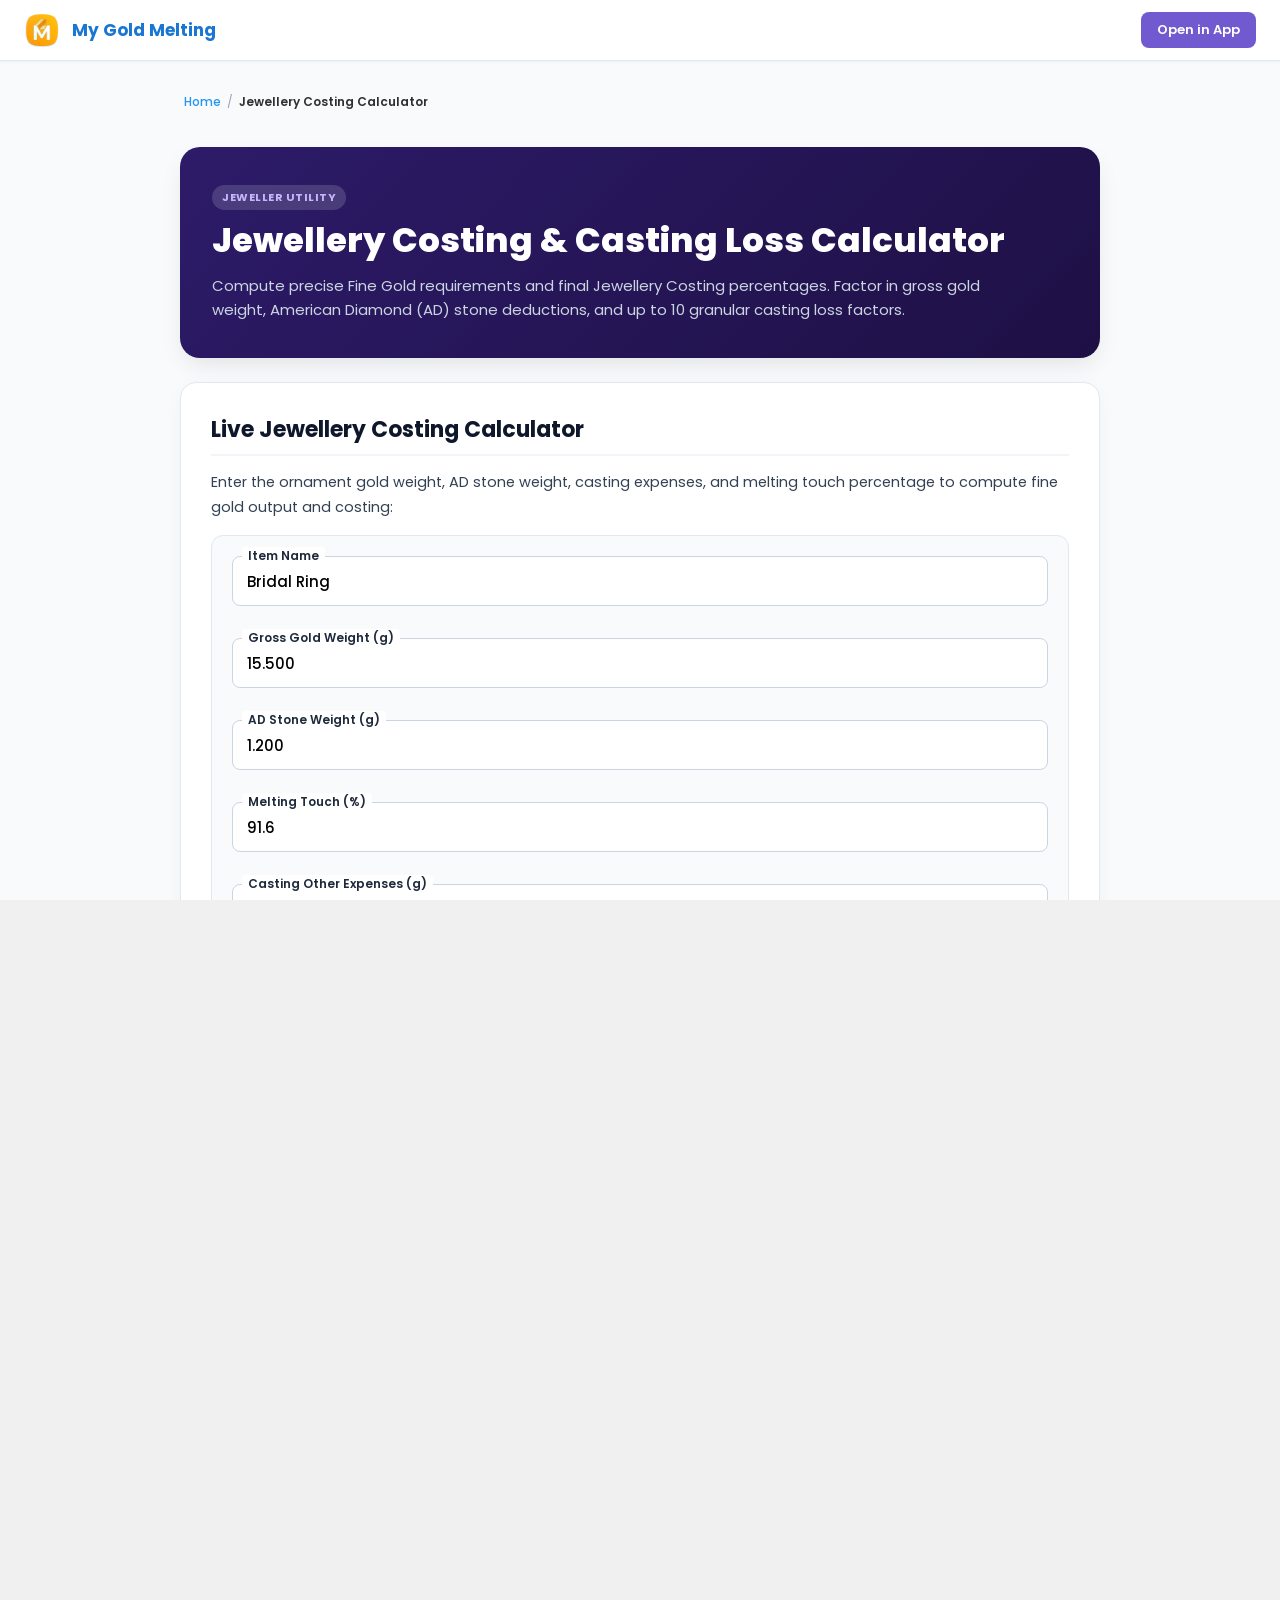
<file: jewellery-costing-calculator.html>
<!DOCTYPE html>
<html lang="en">
<head>
    <meta charset="UTF-8">
    <meta name="viewport" content="width=device-width, initial-scale=1.0">
    <meta name="theme-color" content="#7159CF">
    <title>Jewellery Costing &amp; Casting Loss Calculator | Evostackr</title>
    <meta name="description" content="Calculate fine gold output, jewellery costing, and 10 casting expenses including alloy loss, stone bills, gillet, rhodium, sitting, and polishing losses.">
    <meta name="keywords" content="jewellery costing calculator, gold jewellery costing formula, fine gold calculation, casting loss in jewellery, alloy loss formula, ad stone gold calculation, goldsmith software">
    <meta name="author" content="Ujwal Anand (Evostackr)">
    <meta name="robots" content="index, follow, max-snippet:-1, max-image-preview:large, max-video-preview:-1">
    <link rel="canonical" href="https://gold-melting.evostackr.in/jewellery-costing-calculator">

    <!-- Open Graph Metadata -->
    <meta property="og:type" content="article">
    <meta property="og:site_name" content="My Gold Melting">
    <meta property="og:title" content="Jewellery Costing & Casting Loss Calculator | Evostackr">
    <meta property="og:description" content="Precision fine gold output and costing calculator for jewellers with complete tracking for 10 manufacturing & casting loss factors.">
    <meta property="og:url" content="https://gold-melting.evostackr.in/jewellery-costing-calculator">
    <meta property="og:image" content="https://gold-melting.evostackr.in/assets/images/ic_launcher.png">
    <meta property="og:image:alt" content="Jewellery Costing Calculator Logo">
    <meta property="og:locale" content="en_US">

    <!-- Twitter Card Metadata -->
    <meta name="twitter:card" content="summary_large_image">
    <meta name="twitter:title" content="Jewellery Costing & Casting Loss Calculator">
    <meta name="twitter:description" content="Calculate fine gold output, jewellery costing, and 10 manufacturing losses offline.">
    <meta name="twitter:image" content="https://gold-melting.evostackr.in/assets/images/ic_launcher.png">
    <meta name="twitter:creator" content="@evostackr">

    <!-- Performance & Font Preconnects -->
    <link rel="preconnect" href="https://fonts.googleapis.com">
    <link rel="preconnect" href="https://fonts.gstatic.com" crossorigin>
    <link rel="stylesheet" href="https://fonts.googleapis.com/css2?family=Poppins:wght@300;400;500;600;700&display=swap">

    <link rel="icon" type="image/png" href="assets/images/ic_launcher.png">
    <link rel="apple-touch-icon" href="assets/images/ic_launcher.png">
    <link rel="manifest" href="manifest.json">
    <link rel="alternate" type="application/rss+xml" title="My Gold Melting - Updates &amp; Goldsmith Guides" href="https://gold-melting.evostackr.in/rss.xml">
    <link rel="stylesheet" href="css/style.css">

    <!-- Schema.org Structured Data (JSON-LD) -->
    <script type="application/ld+json">
    {
      "@context": "https://schema.org",
      "@graph": [
        {
          "@type": "BreadcrumbList",
          "@id": "https://gold-melting.evostackr.in/jewellery-costing-calculator.html#breadcrumb",
          "itemListElement": [
            {
              "@type": "ListItem",
              "position": 1,
              "name": "Home",
              "item": "https://gold-melting.evostackr.in/"
            },
            {
              "@type": "ListItem",
              "position": 2,
              "name": "Jewellery Costing Calculator",
              "item": "https://gold-melting.evostackr.in/jewellery-costing-calculator.html"
            }
          ]
        },
        {
          "@type": "WebApplication",
          "@id": "https://gold-melting.evostackr.in/jewellery-costing-calculator.html#software",
          "name": "Jewellery Costing & Casting Loss Calculator",
          "url": "https://gold-melting.evostackr.in/jewellery-costing-calculator.html",
          "applicationCategory": "BusinessApplication",
          "operatingSystem": "All",
          "offers": {
            "@type": "Offer",
            "price": "0",
            "priceCurrency": "INR"
          },
          "author": {
            "@type": "Person",
            "name": "Ujwal Anand",
            "worksFor": {
              "@type": "Organization",
              "name": "Evostackr",
              "url": "https://www.evostackr.in/"
            }
          }
        },
        {
          "@type": "HowTo",
          "@id": "https://gold-melting.evostackr.in/jewellery-costing-calculator.html#howto",
          "name": "How to Calculate Jewellery Costing and Fine Gold Output",
          "description": "Standard step-by-step procedure used by jewellers to calculate pure fine gold requirement and final costing percentage for custom ornaments.",
          "step": [
            {
              "@type": "HowToStep",
              "position": 1,
              "name": "Input Gross Gold Weight and AD Stone Deductions",
              "text": "Measure the total gross ornament weight in grams, and subtract the weight of any embedded American Diamond (AD) or cubic zirconia stones."
            },
            {
              "@type": "HowToStep",
              "position": 2,
              "name": "Add Total Casting and Manufacturing Expenses",
              "text": "Incorporate the sum of all casting expenses (such as alloy loss, stone bill losses, polishing, and rhodium losses) expressed in gold gram equivalents."
            },
            {
              "@type": "HowToStep",
              "position": 3,
              "name": "Multiply by Melting Purity and Compute Costing",
              "text": "Multiply the net gold weight by the ornament melting purity touch percentage to yield fine gold output and divide by gross weight for final jewellery costing."
            }
          ]
        },
        {
          "@type": "FAQPage",
          "@id": "https://gold-melting.evostackr.in/jewellery-costing-calculator.html#faq",
          "mainEntity": [
            {
              "@type": "Question",
              "name": "How is Jewellery Costing calculated?",
              "acceptedAnswer": {
                "@type": "Answer",
                "text": "Jewellery costing determines the effective fine gold equivalent percentage per gram of ornament. The formula is: (Gross Gold Weight - AD Stone + Casting Expenses) × Melting Touch ÷ Gross Gold Weight."
              }
            },
            {
              "@type": "Question",
              "name": "Why are casting losses added back to the gold weight?",
              "acceptedAnswer": {
                "@type": "Answer",
                "text": "During jewelry casting, metal is inevitably lost to sprues, crucible slag, polishing abrasion, and filing. To prevent manufacturing underpricing, these losses are converted into equivalent gold grams and added to the cost base."
              }
            },
            {
              "@type": "Question",
              "name": "What are the 10 casting expenses supported in My Gold Melting?",
              "acceptedAnswer": {
                "@type": "Answer",
                "text": "The 10 expenses are: Alloy Loss, Casting Loss, Failing Loss, Sitting Loss, Polishing Loss, Stone Bill Loss, Gillet Loss, Rhodium Loss, Lathiya Pech Loss, and Extra Expenses."
              }
            }
          ]
        }
      ]
    }
    </script>
</head>
<body class="landing-page-body">

    <!-- Header Navigation -->
    <header class="landing-header-bar">
        <a href="/" class="landing-brand">
            <img src="assets/images/ic_launcher.png" alt="My Gold Melting" class="landing-brand-logo">
            <span class="landing-brand-name">My Gold Melting</span>
        </a>
        <div class="landing-top-actions">
            <a href="/#/jewellery-cost" class="landing-btn-app" style="background: #7159CF;">Open in App</a>
        </div>
    </header>

    <main class="landing-container">
        <!-- Breadcrumb Navigation -->
        <nav class="breadcrumb-nav" aria-label="Breadcrumb">
            <ol class="breadcrumb-list">
                <li class="breadcrumb-item"><a href="/">Home</a></li>
                <li class="breadcrumb-separator">/</li>
                <li class="breadcrumb-item" aria-current="page">Jewellery Costing Calculator</li>
            </ol>
        </nav>

        <!-- Hero Section -->
        <section class="landing-hero" style="background: linear-gradient(135deg, #2D1B69 0%, #1E1045 100%);">
            <span class="seo-badge" style="background: rgba(255,255,255,0.15); color: #C4B5FD;">Jeweller Utility</span>
            <h1>Jewellery Costing & Casting Loss Calculator</h1>
            <p>Compute precise Fine Gold requirements and final Jewellery Costing percentages. Factor in gross gold weight, American Diamond (AD) stone deductions, and up to 10 granular casting loss factors.</p>
        </section>

        <!-- Live Interactive Costing Calculator Widget -->
        <section class="landing-content-card">
            <h2>Live Jewellery Costing Calculator</h2>
            <p>Enter the ornament gold weight, AD stone weight, casting expenses, and melting touch percentage to compute fine gold output and costing:</p>

            <div style="background: #F8FAFC; border: 1px solid #E2E8F0; border-radius: 12px; padding: 20px; margin-top: 16px;">
                <div class="form-inputs-grid" style="gap: 16px;">
                    <div class="outline-group" style="position: relative;">
                        <input type="text" id="liveCostItem" placeholder=" " value="Bridal Ring" style="width: 100%; height: 50px; padding: 12px 14px; border: 1.5px solid #CBD5E1; border-radius: 8px; font-size: 15px; background: #fff;">
                        <label for="liveCostItem" style="position: absolute; top: -9px; left: 10px; background: #fff; padding: 0 6px; font-size: 12px; font-weight: 600; color: #1E293B;">Item Name</label>
                    </div>

                    <div class="outline-group" style="position: relative;">
                        <input type="number" step="any" id="liveCostGoldWeight" placeholder=" " value="15.500" style="width: 100%; height: 50px; padding: 12px 14px; border: 1.5px solid #CBD5E1; border-radius: 8px; font-size: 15px; background: #fff;">
                        <label for="liveCostGoldWeight" style="position: absolute; top: -9px; left: 10px; background: #fff; padding: 0 6px; font-size: 12px; font-weight: 600; color: #1E293B;">Gross Gold Weight (g)</label>
                    </div>

                    <div class="outline-group" style="position: relative;">
                        <input type="number" step="any" id="liveCostStone" placeholder=" " value="1.200" style="width: 100%; height: 50px; padding: 12px 14px; border: 1.5px solid #CBD5E1; border-radius: 8px; font-size: 15px; background: #fff;">
                        <label for="liveCostStone" style="position: absolute; top: -9px; left: 10px; background: #fff; padding: 0 6px; font-size: 12px; font-weight: 600; color: #1E293B;">AD Stone Weight (g)</label>
                    </div>

                    <div class="outline-group" style="position: relative;">
                        <input type="number" step="any" id="liveCostMelting" placeholder=" " value="91.6" style="width: 100%; height: 50px; padding: 12px 14px; border: 1.5px solid #CBD5E1; border-radius: 8px; font-size: 15px; background: #fff;">
                        <label for="liveCostMelting" style="position: absolute; top: -9px; left: 10px; background: #fff; padding: 0 6px; font-size: 12px; font-weight: 600; color: #1E293B;">Melting Touch (%)</label>
                    </div>

                    <div class="outline-group" style="position: relative;">
                        <input type="number" step="any" id="liveCostExpenses" placeholder=" " value="0.450" style="width: 100%; height: 50px; padding: 12px 14px; border: 1.5px solid #CBD5E1; border-radius: 8px; font-size: 15px; background: #fff;">
                        <label for="liveCostExpenses" style="position: absolute; top: -9px; left: 10px; background: #fff; padding: 0 6px; font-size: 12px; font-weight: 600; color: #1E293B;">Casting Other Expenses (g)</label>
                    </div>
                </div>

                <!-- Result Display -->
                <div style="background: #FFFFFF; border: 1px solid #DDD6FE; border-radius: 10px; padding: 16px; margin: 18px 0; display: grid; grid-template-columns: 1fr 1fr; gap: 12px; text-align: center;">
                    <div>
                        <div style="font-size: 12px; color: #64748B; font-weight: 600; text-transform: uppercase;">Fine Gold Output</div>
                        <div id="liveResFineGold" style="font-size: 24px; font-weight: 700; color: #7C3AED;">13.511 G</div>
                    </div>
                    <div>
                        <div style="font-size: 12px; color: #64748B; font-weight: 600; text-transform: uppercase;">Jewellery Costing</div>
                        <div id="liveResJewelleryCost" style="font-size: 24px; font-weight: 700; color: #0F172A;">87.168 %</div>
                    </div>
                </div>

                <div style="display: flex; gap: 12px;">
                    <button id="btnRunLiveCost" class="landing-btn-app" style="border: none; cursor: pointer; flex: 2; justify-content: center; height: 46px; font-size: 14px; background: #7159CF;">CALCULATE COSTING</button>
                    <button id="btnClearLiveCost" style="flex: 1; border: 1px solid #CBD5E1; background: #fff; border-radius: 8px; font-weight: 600; color: #475569; cursor: pointer;">CLEAR</button>
                </div>
            </div>
        </section>

        <!-- Mathematical Formulas (AEO & GEO Optimized) -->
        <section class="landing-content-card">
            <h2>Jewellery Costing Mathematical Formulations</h2>
            <p>Jewellery estimation must accurately account for stone weight deductions and processing losses to protect both the consumer and the jeweler. Here is the formal mathematics:</p>

            <div class="seo-formula-box">
                <div class="formula-title">Net Gold Subject to Melting</div>
                <code class="formula-code">Net Weight = Gross Gold Weight - AD Stone Weight + Total Casting Expenses</code>
            </div>

            <div class="seo-formula-box">
                <div class="formula-title">Pure Fine Gold Output</div>
                <code class="formula-code">Fine Gold = (Net Weight × Melting Touch) / 100</code>
            </div>

            <div class="seo-formula-box">
                <div class="formula-title">Final Jewellery Costing Percentage</div>
                <code class="formula-code">Jewellery Costing = (Net Weight × Melting Touch) / Gross Gold Weight</code>
            </div>
        </section>

        <!-- 10 Casting Expenses Reference Table (Featured Snippets & Knowledge Graph) -->
        <section class="landing-content-card">
            <h2>The 10 Manufacturing & Casting Loss Factors</h2>
            <p>In modern jewelry casting (centrifugal and vacuum induction), each step incurs a distinct loss. My Gold Melting incorporates all 10 loss calculators:</p>

            <div class="seo-table-container">
                <table class="seo-table">
                    <thead>
                        <tr>
                            <th>Loss Category</th>
                            <th>Description</th>
                            <th>Mathematical Formulation</th>
                        </tr>
                    </thead>
                    <tbody>
                        <tr>
                            <td><strong>1. Alloy Loss</strong></td>
                            <td>Loss incurred when blending master alloys into molten gold.</td>
                            <td><code>(Alloy Wt × Alloy Rate) / ((Gold Rate × Melting) / 100)</code></td>
                        </tr>
                        <tr>
                            <td><strong>2. Casting Loss</strong></td>
                            <td>Vaporization, crucible residue, and investment reaction.</td>
                            <td>Direct gram equivalent loss</td>
                        </tr>
                        <tr>
                            <td><strong>3. Failing Loss</strong></td>
                            <td>Filing, sprue cutoff, and coarse shaping metal filings.</td>
                            <td>Direct gram equivalent loss</td>
                        </tr>
                        <tr>
                            <td><strong>4. Sitting Loss</strong></td>
                            <td>Prong bending, stone collet adjustment, and seat cutting.</td>
                            <td>Direct gram equivalent loss</td>
                        </tr>
                        <tr>
                            <td><strong>5. Polishing Loss</strong></td>
                            <td>High-speed rouge, tripoli, and buffing wheel abrasion.</td>
                            <td>Direct gram equivalent loss</td>
                        </tr>
                        <tr>
                            <td><strong>6. Stone Bill Loss</strong></td>
                            <td>Monetary conversion of diamond/gemstone invoice to gold equivalent.</td>
                            <td><code>Stone Bill Rs / ((Gold Rate × Melting) / 100)</code></td>
                        </tr>
                        <tr>
                            <td><strong>7. Gillet Loss</strong></td>
                            <td>Electroplating, pickling, and flash coating losses.</td>
                            <td><code>(Gold Wt × Gillet Rate) / ((Gold Rate × Melting) / 100)</code></td>
                        </tr>
                        <tr>
                            <td><strong>8. Rhodium Loss</strong></td>
                            <td>White gold rhodium plating per piece or pair.</td>
                            <td><code>(Pieces × Rhodium Rate) / ((Gold Rate × Melting) / 100)</code></td>
                        </tr>
                        <tr>
                            <td><strong>9. Lathiya Pech Loss</strong></td>
                            <td>Threading, screws, safety catches, and findings loss.</td>
                            <td>Direct gram equivalent loss</td>
                        </tr>
                        <tr>
                            <td><strong>10. Extra Loss</strong></td>
                            <td>Ultrasonic cleaning, acid boil, and unforeseen workshop losses.</td>
                            <td>Direct gram equivalent loss</td>
                        </tr>
                    </tbody>
                </table>
            </div>
        </section>

        <!-- FAQ Section -->
        <section class="landing-content-card">
            <h2>Frequently Asked Questions</h2>
            <div class="seo-accordion">
                <details class="seo-faq-item" open>
                    <summary class="seo-faq-summary">Why is AD Stone deducted from the gold weight?</summary>
                    <div class="seo-faq-content">
                        American Diamonds (cubic zirconia) and precious stones have significantly lower monetary value than gold per gram. To calculate the genuine precious metal content, gemstone weight is subtracted from the gross weight before applying the melting touch.
                    </div>
                </details>

                <details class="seo-faq-item">
                    <summary class="seo-faq-summary">What does the Jewellery Costing percentage represent?</summary>
                    <div class="seo-faq-content">
                        The Jewellery Costing percentage represents your effective fine gold billing touch. For instance, an 87.16% costing means that for every 100g of gross jewelry produced, the client is charged 87.16g of pure fine gold to cover the metal, stone setting, and manufacturing losses.
                    </div>
                </details>

                <details class="seo-faq-item">
                    <summary class="seo-faq-summary">Can I save and export these calculations?</summary>
                    <div class="seo-faq-content">
                        Yes! In the full PWA web app, every jewellery costing calculation is saved locally to IndexedDB with a complete 14-field expense breakdown that you can review, inspect, or delete anytime.
                    </div>
                </details>
            </div>
        </section>

        <!-- E-E-A-T Author Card -->
        <section class="eeat-author-card">
            <div class="eeat-author-avatar" style="background: #7159CF;">U</div>
            <div class="eeat-author-info">
                <h3>Engineered by Ujwal Anand | Evostackr</h3>
                <p>Designed for manufacturing jewellers and retail artisan workshops to streamline costing, prevent unbilled losses, and automate casting expense tracking.</p>
            </div>
        </section>

        <!-- Internal Links & Navigation -->
        <nav class="seo-footer-nav" aria-label="Explore Calculators">
            <a href="/" class="seo-footer-link">Dashboard App</a>
            <a href="gold-melting-calculator" class="seo-footer-link">Gold Melting Calculator</a>
            <a href="faq" class="seo-footer-link">Goldsmith FAQ</a>
            <a href="about" class="seo-footer-link">About Evostackr</a>
            <a href="privacy-policy" class="seo-footer-link">Privacy Policy</a>
        </nav>
    </main>

    <footer class="landing-footer">
        <p>&copy; 2026 My Gold Melting. Developed and maintained by <a href="https://www.evostackr.in/" style="color: #7159CF; text-decoration: none; font-weight: 600;">Evostackr</a>. All rights reserved.</p>
    </footer>

    <!-- Embedded Calculator Script (Reuses core business logic) -->
    <script type="module">
        import { calculateJewelleryCost } from './js/calculator.js';

        function runCostCalculation() {
            const item = document.getElementById("liveCostItem").value;
            const gold = document.getElementById("liveCostGoldWeight").value;
            const stone = document.getElementById("liveCostStone").value;
            const melt = document.getElementById("liveCostMelting").value;
            const exp = document.getElementById("liveCostExpenses").value;

            const res = calculateJewelleryCost(item, gold, stone, exp, melt);
            if (res.success) {
                document.getElementById("liveResFineGold").textContent = res.resultFineGold + " G";
                document.getElementById("liveResJewelleryCost").textContent = res.resultJewelleryCosting + " %";
            } else {
                alert(res.errorMessage || "Please enter valid gold weight, stone weight, melting touch, and expenses.");
            }
        }

        document.getElementById("btnRunLiveCost").addEventListener("click", runCostCalculation);
        document.getElementById("btnClearLiveCost").addEventListener("click", () => {
            document.getElementById("liveCostItem").value = "";
            document.getElementById("liveCostGoldWeight").value = "";
            document.getElementById("liveCostStone").value = "";
            document.getElementById("liveCostMelting").value = "";
            document.getElementById("liveCostExpenses").value = "";
            document.getElementById("liveResFineGold").textContent = "0.000 G";
            document.getElementById("liveResJewelleryCost").textContent = "0.000 %";
        });
    </script>
</body>
</html>
</file>
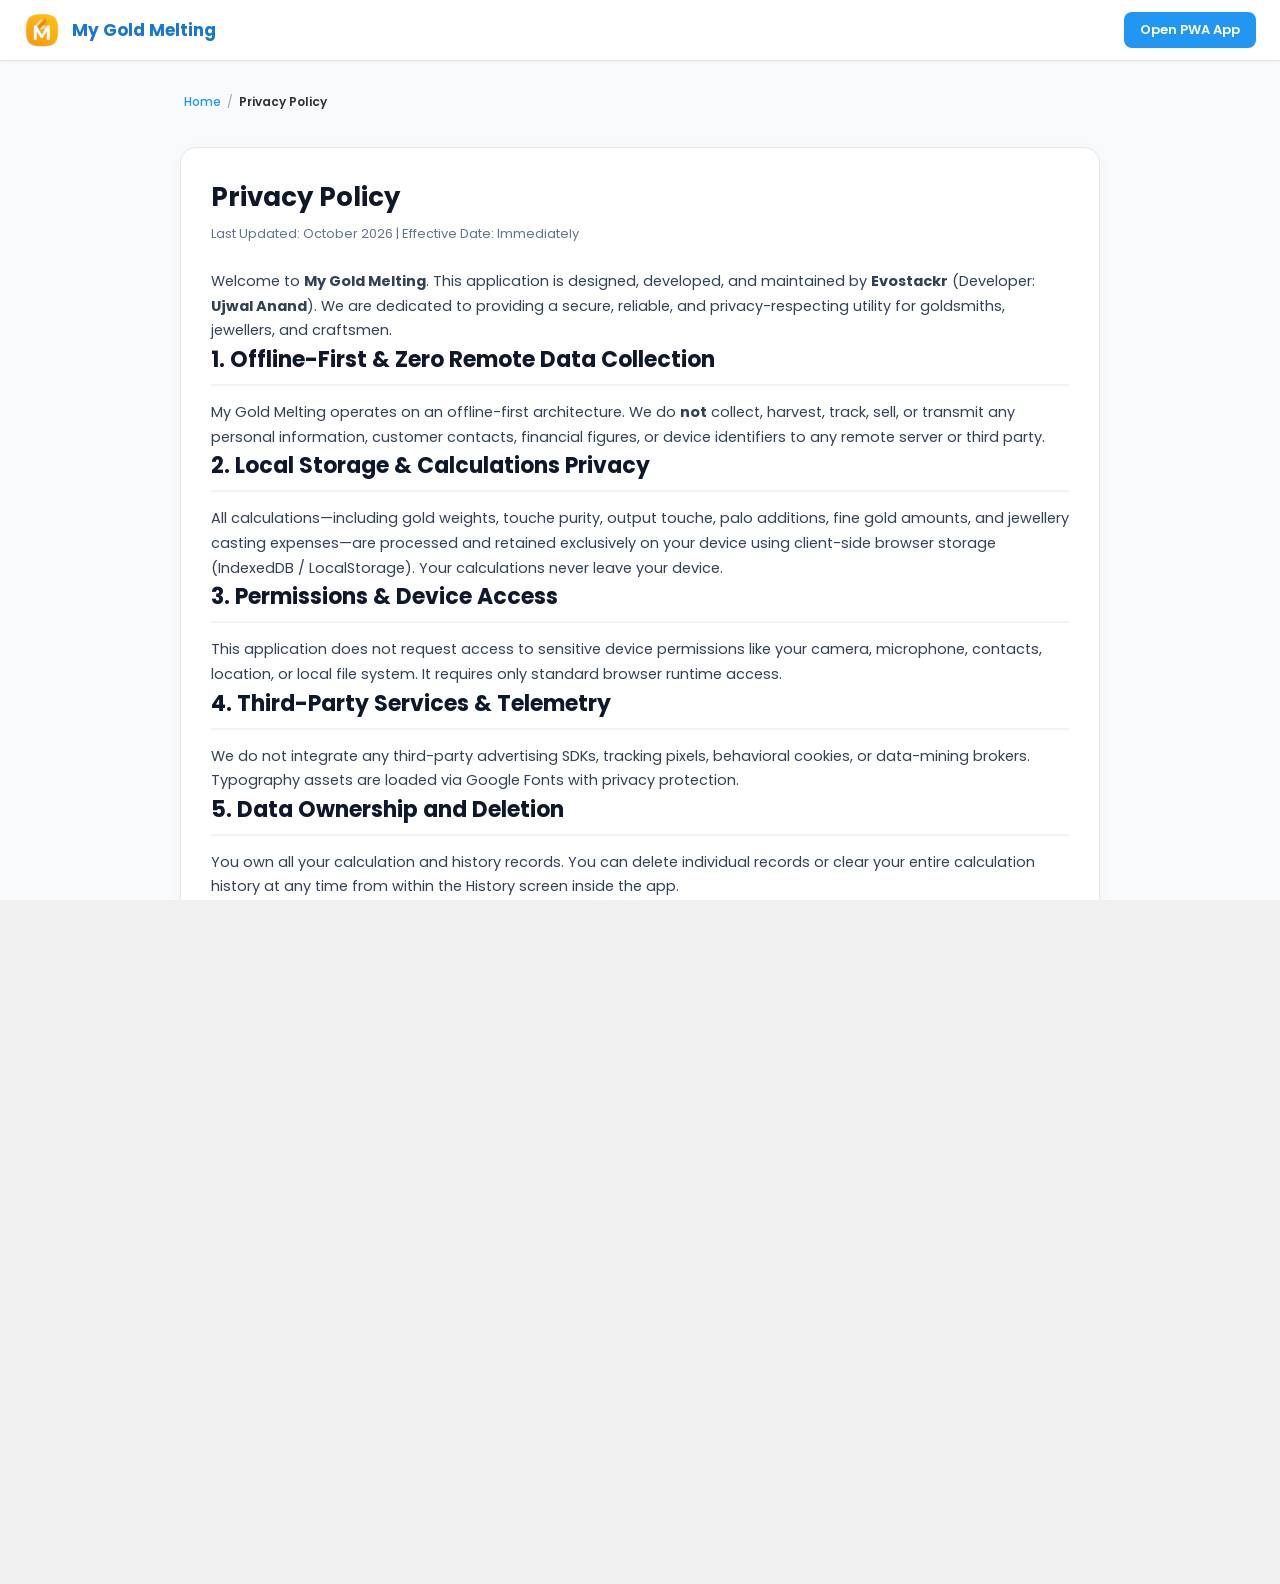
<file: privacy-policy.html>
<!DOCTYPE html>
<html lang="en">
<head>
    <meta charset="UTF-8">
    <meta name="viewport" content="width=device-width, initial-scale=1.0">
    <meta name="theme-color" content="#2196F3">
    <title>Privacy Policy - My Gold Melting | Evostackr</title>
    <meta name="description" content="Privacy Policy for My Gold Melting. Offline-first architecture with zero remote telemetry, zero personal tracking, and 100% local calculation privacy.">
    <meta name="robots" content="index, follow, max-snippet:-1, max-image-preview:large, max-video-preview:-1">
    <link rel="canonical" href="https://gold-melting.evostackr.in/privacy-policy">

    <!-- Open Graph Metadata -->
    <meta property="og:type" content="article">
    <meta property="og:site_name" content="My Gold Melting">
    <meta property="og:title" content="Privacy Policy - My Gold Melting | Evostackr">
    <meta property="og:description" content="Guaranteed local processing, zero analytics, zero data mining, and total calculation privacy.">
    <meta property="og:url" content="https://gold-melting.evostackr.in/privacy-policy">
    <meta property="og:image" content="https://gold-melting.evostackr.in/assets/images/ic_launcher.png">
    <meta property="og:image:alt" content="My Gold Melting Privacy Shield">
    <meta property="og:locale" content="en_US">

    <!-- Twitter Card Metadata -->
    <meta name="twitter:card" content="summary">
    <meta name="twitter:title" content="Privacy Policy - My Gold Melting">
    <meta name="twitter:description" content="Zero data collection guarantee for goldsmiths and jewellers.">
    <meta name="twitter:image" content="https://gold-melting.evostackr.in/assets/images/ic_launcher.png">

    <!-- Preconnects & Styles -->
    <link rel="preconnect" href="https://fonts.googleapis.com">
    <link rel="preconnect" href="https://fonts.gstatic.com" crossorigin>
    <link rel="stylesheet" href="https://fonts.googleapis.com/css2?family=Poppins:wght@300;400;500;600;700&display=swap">

    <link rel="icon" type="image/png" href="assets/images/ic_launcher.png">
    <link rel="apple-touch-icon" href="assets/images/ic_launcher.png">
    <link rel="manifest" href="manifest.json">
    <link rel="stylesheet" href="css/style.css">

    <!-- Schema.org Structured Data -->
    <script type="application/ld+json">
    {
      "@context": "https://schema.org",
      "@graph": [
        {
          "@type": "BreadcrumbList",
          "@id": "https://gold-melting.evostackr.in/privacy-policy.html#breadcrumb",
          "itemListElement": [
            {
              "@type": "ListItem",
              "position": 1,
              "name": "Home",
              "item": "https://gold-melting.evostackr.in/"
            },
            {
              "@type": "ListItem",
              "position": 2,
              "name": "Privacy Policy",
              "item": "https://gold-melting.evostackr.in/privacy-policy.html"
            }
          ]
        },
        {
          "@type": "WebPage",
          "@id": "https://gold-melting.evostackr.in/privacy-policy.html#webpage",
          "name": "Privacy Policy - My Gold Melting",
          "url": "https://gold-melting.evostackr.in/privacy-policy.html",
          "description": "Privacy Policy explaining the zero data collection guarantee of My Gold Melting.",
          "publisher": {
            "@type": "Organization",
            "name": "Evostackr",
            "url": "https://www.evostackr.in/"
          }
        }
      ]
    }
    </script>
</head>
<body class="landing-page-body">

    <!-- Header Navigation -->
    <header class="landing-header-bar">
        <a href="/" class="landing-brand">
            <img src="assets/images/ic_launcher.png" alt="My Gold Melting" class="landing-brand-logo">
            <span class="landing-brand-name">My Gold Melting</span>
        </a>
        <div class="landing-top-actions">
            <a href="/#/" class="landing-btn-app">Open PWA App</a>
        </div>
    </header>

    <main class="landing-container">
        <!-- Breadcrumb Navigation -->
        <nav class="breadcrumb-nav" aria-label="Breadcrumb">
            <ol class="breadcrumb-list">
                <li class="breadcrumb-item"><a href="/">Home</a></li>
                <li class="breadcrumb-separator">/</li>
                <li class="breadcrumb-item" aria-current="page">Privacy Policy</li>
            </ol>
        </nav>

        <section class="landing-content-card">
            <h1 style="font-size: 26px; font-weight: 700; color: #0F172A; margin-bottom: 6px;">Privacy Policy</h1>
            <p style="font-size: 13px; color: #64748B; margin-bottom: 24px;">Last Updated: October 2026 | Effective Date: Immediately</p>

            <p>Welcome to <strong>My Gold Melting</strong>. This application is designed, developed, and maintained by <strong>Evostackr</strong> (Developer: <strong>Ujwal Anand</strong>). We are dedicated to providing a secure, reliable, and privacy-respecting utility for goldsmiths, jewellers, and craftsmen.</p>

            <h2>1. Offline-First &amp; Zero Remote Data Collection</h2>
            <p>My Gold Melting operates on an offline-first architecture. We do <strong>not</strong> collect, harvest, track, sell, or transmit any personal information, customer contacts, financial figures, or device identifiers to any remote server or third party.</p>

            <h2>2. Local Storage &amp; Calculations Privacy</h2>
            <p>All calculations—including gold weights, touche purity, output touche, palo additions, fine gold amounts, and jewellery casting expenses—are processed and retained exclusively on your device using client-side browser storage (IndexedDB / LocalStorage). Your calculations never leave your device.</p>

            <h2>3. Permissions &amp; Device Access</h2>
            <p>This application does not request access to sensitive device permissions like your camera, microphone, contacts, location, or local file system. It requires only standard browser runtime access.</p>

            <h2>4. Third-Party Services &amp; Telemetry</h2>
            <p>We do not integrate any third-party advertising SDKs, tracking pixels, behavioral cookies, or data-mining brokers. Typography assets are loaded via Google Fonts with privacy protection.</p>

            <h2>5. Data Ownership and Deletion</h2>
            <p>You own all your calculation and history records. You can delete individual records or clear your entire calculation history at any time from within the History screen inside the app.</p>

            <h2>6. Security</h2>
            <p>Because all data remains local to your device or browser session, your calculations are protected by your device's security and browser sandboxing.</p>

            <h2>7. Contact Us</h2>
            <p>If you have any questions, suggestions, or concerns regarding this Privacy Policy, please reach out to us:</p>
            
            <div style="background: #F8FAFC; border: 1px solid #E2E8F0; border-radius: 12px; padding: 18px; margin-top: 14px;">
                <p style="margin-bottom: 8px;"><strong>Company:</strong> Evostackr</p>
                <p style="margin-bottom: 8px;"><strong>Developer:</strong> Ujwal Anand</p>
                <p style="margin-bottom: 8px;"><strong>Email:</strong> <a href="mailto:support@evostackr.in" style="color: #2196F3; text-decoration: none; font-weight: 600;">support@evostackr.in</a></p>
                <p style="margin-bottom: 8px;"><strong>Website:</strong> <a href="https://www.evostackr.in/" target="_blank" rel="noopener noreferrer" style="color: #2196F3; text-decoration: none; font-weight: 600;">https://www.evostackr.in/</a></p>
                <p style="margin-bottom: 0;"><strong>Phone:</strong> <a href="tel:+916202850596" style="color: #2196F3; text-decoration: none; font-weight: 600;">+91 62028 50596</a></p>
            </div>
        </section>

        <!-- Internal Links & Navigation -->
        <nav class="seo-footer-nav" aria-label="Explore Calculators">
            <a href="/" class="seo-footer-link">Dashboard App</a>
            <a href="gold-melting-calculator" class="seo-footer-link">Gold Melting Calculator</a>
            <a href="jewellery-costing-calculator" class="seo-footer-link">Jewellery Costing Calculator</a>
            <a href="faq" class="seo-footer-link">Goldsmith FAQ</a>
            <a href="about" class="seo-footer-link">About Evostackr</a>
        </nav>
    </main>

    <footer class="landing-footer">
        <p>&copy; 2026 My Gold Melting. Developed and maintained by <a href="https://www.evostackr.in/" style="color: #2196F3; text-decoration: none; font-weight: 600;">Evostackr</a>. All rights reserved.</p>
    </footer>
</body>
</html>
</file>
<file: css/style.css>
/* ==========================================================================
   My Gold Melting Web App - Strict Design System & Styles
   Directly mapped from Android themes.xml, colors.xml, and activity layouts
   ========================================================================== */
/* Font loaded asynchronously in HTML <head> with preconnect & display=swap for Core Web Vitals */

:root {
    /* Android Color Tokens */
    --color-primary: #2196F3;
    --color-primary-dark: #1976D2;
    --color-accent: #90CAF9;
    --color-bg: #F0F0F1;
    --color-bg-30: rgba(255, 255, 255, 0.45);
    --color-bg-50: rgba(255, 255, 255, 0.75);
    --color-white: #FFFFFF;
    --color-black: #000000;
    --color-text-title: #1C2534;
    --color-text-dark: #303030;
    --color-text-header: #FFFFFF;
    --color-text-description: #F4F3F3;
    --color-mnu-blue: #257FC5;
    --color-costing-purple: #7159CF;
    --color-settings-orange: #C6500F;
    --color-red: #E53935;
    --color-green: #669900;
    --color-gray: #444444;
    --color-grey: #787878;
    --color-grey-40: #999999;
    --color-hint: #9E9E9E;
    --color-line-default: #E0E0E0;
    --color-about-title: #404040;
    --color-about-text: #8D8D8D;
    --color-overlay: rgba(0, 0, 0, 0.5);

    /* Gradients */
    --gradient-melting: linear-gradient(45deg, #3C92E9, #97D7FB);
    --gradient-costing: linear-gradient(45deg, #7B54ED, #AF84F8);
    --gradient-settings: linear-gradient(45deg, #ECA275, #F8C5AA);

    /* Shadows & Radii */
    --radius-main-card: 30px;
    --radius-form-card: 16px;
    --radius-item-card: 10px;
    --radius-btn: 8px;
    --shadow-card: 0 4px 14px rgba(0, 0, 0, 0.08);
    --shadow-dialog: 0 -8px 24px rgba(0, 0, 0, 0.18);
    --shadow-float: 0 6px 16px rgba(33, 150, 243, 0.3);
}

* {
    box-sizing: border-box;
    margin: 0;
    padding: 0;
    -webkit-tap-highlight-color: transparent;
}

html, body {
    width: 100%;
    height: 100%;
    margin: 0;
    padding: 0;
    background-color: var(--color-bg);
    font-family: 'Poppins', -apple-system, BlinkMacSystemFont, "Segoe UI", Roboto, sans-serif;
    color: var(--color-text-dark);
    overflow-x: hidden;
    user-select: none;
    -webkit-user-select: none;
}

/* App Viewport - 100% edge-to-edge mobile fit with zero wasted margins */
.app-viewport {
    position: relative;
    width: 100%;
    max-width: 100%;
    height: 100%;
    min-height: 100vh;
    min-height: 100dvh;
    margin: 0;
    padding: 0;
    background-color: var(--color-bg);
    overflow: hidden;
    display: flex;
    flex-direction: column;
}

/* Input & Action Containers */
.form-inputs-grid {
    display: flex;
    flex-direction: column;
}

.form-actions-row {
    display: flex;
    flex-direction: column;
    gap: 8px;
}

/* Screens Container */
.screens-wrapper {
    position: relative;
    width: 100%;
    height: 100%;
    flex: 1;
    overflow: hidden;
}

.screen {
    position: absolute;
    top: 0;
    left: 0;
    width: 100%;
    height: 100%;
    display: flex;
    flex-direction: column;
    background-color: var(--color-bg);
    opacity: 0;
    pointer-events: none;
    transform: translateX(30px);
    transition: opacity 0.25s ease, transform 0.25s ease;
    overflow: hidden;
}

.screen.active {
    opacity: 1;
    pointer-events: auto;
    transform: translateX(0);
    z-index: 10;
}

/* Background image decoration */
.bg-decor {
    position: absolute;
    top: 0;
    left: 0;
    width: 100%;
    height: 100%;
    object-fit: cover;
    pointer-events: none;
    z-index: 0;
}

.bg-decor.tint-teal {
    filter: invert(65%) sepia(85%) saturate(450%) hue-rotate(120deg) brightness(95%) contrast(90%);
    opacity: 0.85;
}

.bg-decor.tint-blue {
    filter: invert(45%) sepia(90%) saturate(300%) hue-rotate(175deg) brightness(98%) contrast(90%);
    opacity: 0.65;
}

/* Top Toolbar */
.toolbar {
    position: relative;
    width: 100%;
    height: 60px;
    display: flex;
    align-items: center;
    justify-content: space-between;
    padding: 0 16px;
    background-color: transparent;
    z-index: 20;
}

.toolbar.has-bg {
    background-color: var(--color-white);
    border-bottom: 1px solid var(--color-line-default);
    box-shadow: 0 2px 6px rgba(0, 0, 0, 0.05);
}

.toolbar-btn {
    width: 44px;
    height: 44px;
    border-radius: 50%;
    border: none;
    background: transparent;
    cursor: pointer;
    display: flex;
    align-items: center;
    justify-content: center;
    color: var(--color-text-dark);
    transition: background-color 0.2s, transform 0.1s;
}

.toolbar-btn:active {
    background-color: rgba(0, 0, 0, 0.08);
    transform: scale(0.95);
}

.toolbar-btn.history-pill {
    background: var(--color-primary);
    color: var(--color-white);
    box-shadow: var(--shadow-float);
}

.toolbar-btn.history-pill:active {
    background: var(--color-primary-dark);
}

.toolbar-title {
    font-size: 19px;
    font-weight: 600;
    color: var(--color-text-dark);
    flex: 1;
    margin-left: 10px;
    text-overflow: ellipsis;
    white-space: nowrap;
    overflow: hidden;
}

/* Scrollable screen content */
.screen-content {
    position: relative;
    width: 100%;
    flex: 1;
    overflow-y: auto;
    overflow-x: hidden;
    padding: 16px 20px 24px;
    z-index: 10;
    -webkit-overflow-scrolling: touch;
}

.screen-content::-webkit-scrollbar {
    width: 4px;
}

.screen-content::-webkit-scrollbar-thumb {
    background: rgba(0, 0, 0, 0.15);
    border-radius: 4px;
}

/* ==========================================================================
   Screen: Splash Screen
   ========================================================================== */
#screen-splash {
    background: linear-gradient(135deg, #1976D2 0%, #2196F3 50%, #90CAF9 100%);
    justify-content: center;
    align-items: center;
    text-align: center;
    color: #FFFFFF;
    z-index: 100;
}

.splash-logo {
    width: 110px;
    height: 110px;
    border-radius: 26px;
    box-shadow: 0 10px 25px rgba(0, 0, 0, 0.2);
    margin-bottom: 20px;
    animation: pulse 1.8s infinite ease-in-out;
}

.splash-title {
    font-size: 28px;
    font-weight: 700;
    letter-spacing: 0.5px;
    text-shadow: 0 2px 4px rgba(0, 0, 0, 0.2);
    margin-bottom: 8px;
}

.splash-subtitle {
    font-size: 14px;
    opacity: 0.9;
    font-weight: 400;
}

@keyframes pulse {
    0%, 100% { transform: scale(1); }
    50% { transform: scale(1.05); }
}

/* ==========================================================================
   Screen: Dashboard / MainActivity
   ========================================================================== */
.dashboard-header {
    margin-top: 10px;
    margin-bottom: 24px;
    padding: 0 4px;
}

.app-main-title {
    font-size: 30px;
    font-weight: 700;
    color: var(--color-white);
    text-shadow: 1px 1px 2px rgba(0, 0, 0, 0.4);
    letter-spacing: -0.5px;
}

.greeting-text {
    font-size: 14px;
    font-weight: 700;
    color: var(--color-text-description);
    text-shadow: 1px 1px 2px rgba(0, 0, 0, 0.35);
    margin-top: 4px;
}

.welcome-text {
    font-size: 18px;
    font-weight: 700;
    color: var(--color-white);
    text-shadow: 1px 1px 2px rgba(0, 0, 0, 0.35);
}

.dashboard-grid {
    display: flex;
    flex-direction: column;
    gap: 14px;
}

.dashboard-row {
    display: grid;
    grid-template-columns: 1fr 1fr;
    gap: 14px;
}

/* Dashboard Action Cards (30px radius) */
.dash-card {
    background: var(--color-bg-50);
    backdrop-filter: blur(10px);
    -webkit-backdrop-filter: blur(10px);
    border-radius: var(--radius-main-card);
    height: 180px;
    display: flex;
    flex-direction: column;
    align-items: center;
    justify-content: center;
    cursor: pointer;
    box-shadow: var(--shadow-card);
    transition: transform 0.2s cubic-bezier(0.34, 1.56, 0.64, 1), box-shadow 0.2s;
    border: 1px solid rgba(255, 255, 255, 0.8);
}

.dash-card:hover {
    transform: translateY(-3px);
    box-shadow: 0 8px 20px rgba(0, 0, 0, 0.12);
}

.dash-card:active {
    transform: scale(0.97);
}

.card-icon-circle {
    width: 74px;
    height: 74px;
    border-radius: 50%;
    display: flex;
    align-items: center;
    justify-content: center;
    margin-bottom: 14px;
    box-shadow: 0 4px 12px rgba(0, 0, 0, 0.12);
}

.card-icon-circle.melting-icon {
    background: var(--gradient-melting);
}

.card-icon-circle.costing-icon {
    background: var(--gradient-costing);
}

.card-icon-circle.settings-icon {
    background: var(--gradient-settings);
}

.card-icon-circle svg,
.card-icon-circle img {
    width: 36px;
    height: 36px;
    fill: #FFFFFF;
    color: #FFFFFF;
}

.dash-card-label {
    font-size: 17px;
    font-weight: 700;
}

.label-melting { color: var(--color-mnu-blue); }
.label-costing { color: var(--color-costing-purple); }
.label-settings { color: var(--color-settings-orange); }

/* ==========================================================================
   Screen: Sub Screens Common Elements (Melting, Jewellery Cost)
   ========================================================================== */
.subscreen-heading {
    margin-bottom: 16px;
}

.subscreen-title {
    font-size: 26px;
    font-weight: 700;
    color: var(--color-primary-dark);
    text-shadow: 1px 1px 1px rgba(255, 255, 255, 0.8);
    letter-spacing: -0.5px;
}

.subscreen-desc {
    font-size: 15px;
    color: var(--color-primary);
    margin-top: 4px;
}

/* Glassmorphic Form Card (16px radius) */
.form-card {
    background: var(--color-bg-30);
    backdrop-filter: blur(12px);
    -webkit-backdrop-filter: blur(12px);
    border-radius: var(--radius-form-card);
    padding: 22px 18px;
    box-shadow: var(--shadow-card);
    border: 1px solid rgba(255, 255, 255, 0.8);
    margin-bottom: 20px;
}

/* Material Outlined Input Fields */
.outline-group {
    position: relative;
    margin-bottom: 16px;
    width: 100%;
}

.outline-group input {
    width: 100%;
    height: 54px;
    padding: 14px 16px;
    font-family: inherit;
    font-size: 16px;
    font-weight: 500;
    color: var(--color-black);
    background: rgba(255, 255, 255, 0.9);
    border: 1.5px solid var(--color-primary);
    border-radius: 8px;
    outline: none;
    transition: border-color 0.2s, box-shadow 0.2s;
}

.outline-group input:focus {
    border-color: var(--color-primary-dark);
    box-shadow: 0 0 0 3px rgba(33, 150, 243, 0.2);
}

.outline-group label {
    position: absolute;
    left: 14px;
    top: -9px;
    background: #FFFFFF;
    padding: 0 6px;
    font-size: 12px;
    font-weight: 600;
    color: var(--color-primary-dark);
    pointer-events: none;
    border-radius: 4px;
}

.outline-group.clickable input {
    cursor: pointer;
    background: rgba(255, 255, 255, 0.95);
}

.outline-group .clear-icon {
    position: absolute;
    right: 14px;
    top: 50%;
    transform: translateY(-50%);
    width: 20px;
    height: 20px;
    color: var(--color-grey);
    cursor: pointer;
    display: none;
}

.outline-group input:not(:placeholder-shown) + .clear-icon {
    display: block;
}

/* Result Rows */
.result-box {
    margin-top: 10px;
    margin-bottom: 14px;
    border-top: 1px solid rgba(0, 0, 0, 0.08);
    padding-top: 10px;
    display: none;
    animation: fadeIn 0.3s ease;
}

.result-box.visible {
    display: block;
}

.result-row {
    display: flex;
    justify-content: space-between;
    align-items: center;
    padding: 8px 4px;
}

.result-label {
    font-size: 15px;
    color: var(--color-primary);
    font-weight: 500;
}

.result-value {
    font-size: 16px;
    font-weight: 700;
    color: var(--color-primary-dark);
}

/* Buttons */
.btn-primary {
    width: 100%;
    height: 48px;
    background-color: var(--color-primary);
    color: var(--color-white);
    border: none;
    border-radius: var(--radius-btn);
    font-family: inherit;
    font-size: 15px;
    font-weight: 600;
    letter-spacing: 0.5px;
    text-transform: uppercase;
    cursor: pointer;
    box-shadow: 0 4px 10px rgba(33, 150, 243, 0.3);
    transition: background-color 0.2s, transform 0.1s;
    margin-bottom: 8px;
    display: flex;
    align-items: center;
    justify-content: center;
}

.btn-primary:active {
    background-color: var(--color-primary-dark);
    transform: scale(0.99);
}

.btn-clear {
    width: 100%;
    height: 44px;
    background: transparent;
    color: var(--color-white);
    background-color: rgba(120, 120, 120, 0.85);
    border: none;
    border-radius: var(--radius-btn);
    font-family: inherit;
    font-size: 14px;
    font-weight: 600;
    letter-spacing: 0.5px;
    text-transform: uppercase;
    cursor: pointer;
    transition: background-color 0.2s;
}

.btn-clear:active {
    background-color: rgba(90, 90, 90, 0.95);
}

/* ==========================================================================
   Screen: History List (Melting History & Jewellery History)
   ========================================================================== */
.history-list {
    display: flex;
    flex-direction: column;
    gap: 12px;
}

.history-card {
    background: var(--color-white);
    border-radius: var(--radius-item-card);
    padding: 16px;
    box-shadow: 0 3px 10px rgba(0, 0, 0, 0.06);
    cursor: pointer;
    transition: transform 0.15s, box-shadow 0.15s;
    animation: fadeShow 0.3s ease;
    border: 1px solid rgba(0, 0, 0, 0.04);
}

.history-card:hover {
    box-shadow: 0 6px 14px rgba(0, 0, 0, 0.1);
}

.history-card:active {
    transform: scale(0.98);
}

.history-card-header {
    text-align: center;
    font-size: 18px;
    font-weight: 700;
    color: var(--color-primary-dark);
    margin-bottom: 12px;
    white-space: nowrap;
    overflow: hidden;
    text-overflow: ellipsis;
}

.history-grid-3 {
    display: grid;
    grid-template-columns: repeat(3, 1fr);
    text-align: center;
    margin-bottom: 12px;
    padding-bottom: 10px;
    border-bottom: 1px dashed var(--color-line-default);
}

.history-grid-2 {
    display: grid;
    grid-template-columns: repeat(2, 1fr);
    text-align: center;
    margin-bottom: 8px;
}

.history-label {
    font-size: 11px;
    color: var(--color-grey);
    text-transform: capitalize;
}

.history-val {
    font-size: 18px;
    font-weight: 700;
    color: var(--color-black);
}

.history-val.large {
    font-size: 22px;
}

.history-date {
    font-size: 11px;
    color: var(--color-grey);
    text-align: right;
    margin-top: 4px;
}

.no-data {
    display: flex;
    flex-direction: column;
    align-items: center;
    justify-content: center;
    padding: 60px 20px;
    color: var(--color-grey);
    text-align: center;
}

.no-data svg {
    width: 64px;
    height: 64px;
    fill: var(--color-grey-40);
    margin-bottom: 14px;
}

/* ==========================================================================
   Screen: Settings & About Us
   ========================================================================== */
.settings-menu {
    background: var(--color-white);
    border-radius: 16px;
    overflow: hidden;
    box-shadow: var(--shadow-card);
}

.settings-item {
    padding: 18px 20px;
    display: flex;
    align-items: center;
    justify-content: space-between;
    border-bottom: 1px solid #F1F5F9;
    cursor: pointer;
    transition: background-color 0.15s;
}

.settings-item:last-child {
    border-bottom: none;
}

.settings-item:active {
    background-color: #F8FAFC;
}

.settings-item-title {
    font-size: 16px;
    font-weight: 600;
    color: var(--color-text-title);
}

.settings-item-subtitle {
    font-size: 13px;
    color: var(--color-grey);
    margin-top: 2px;
}

.about-header-card {
    background: var(--color-white);
    border-radius: 12px;
    padding: 16px;
    display: flex;
    align-items: center;
    gap: 16px;
    box-shadow: var(--shadow-card);
    margin-bottom: 12px;
}

.about-header-card img {
    width: 54px;
    height: 54px;
    border-radius: 12px;
}

.about-item-card {
    background: var(--color-white);
    border-radius: 10px;
    padding: 14px 18px;
    display: flex;
    align-items: center;
    gap: 16px;
    box-shadow: 0 2px 8px rgba(0, 0, 0, 0.05);
    margin-bottom: 10px;
    cursor: pointer;
}

.about-icon {
    width: 26px;
    height: 26px;
    color: var(--color-grey-40);
    flex-shrink: 0;
}

.about-divider {
    width: 1px;
    height: 36px;
    background: #E2E8F0;
}

.about-card-desc {
    background: var(--color-white);
    border-radius: 12px;
    padding: 20px;
    box-shadow: var(--shadow-card);
    font-size: 13px;
    line-height: 1.6;
    color: var(--color-about-text);
}

.about-card-desc h4 {
    font-size: 16px;
    color: var(--color-about-title);
    margin-bottom: 10px;
}

.about-card-desc ul {
    padding-left: 20px;
    margin: 12px 0;
}

.about-card-desc li {
    margin-bottom: 6px;
}

/* Privacy Policy Card */
.privacy-policy-card {
    background: var(--color-white);
    border-radius: 16px;
    padding: 24px;
    box-shadow: var(--shadow-card);
    line-height: 1.7;
    color: var(--color-text-dark);
    max-width: 860px;
    margin: 10px auto 30px;
    border: 1px solid rgba(0, 0, 0, 0.04);
}

.privacy-policy-card h3 {
    font-size: 22px;
    font-weight: 700;
    color: var(--color-primary-dark);
    margin-bottom: 6px;
}

.privacy-policy-card h4 {
    font-size: 16px;
    font-weight: 700;
    color: var(--color-text-title);
    margin-top: 20px;
    margin-bottom: 8px;
}

.privacy-policy-card p {
    font-size: 14px;
    color: #475569;
    margin-bottom: 12px;
}

.privacy-policy-card ul {
    padding-left: 20px;
    margin-bottom: 14px;
}

.privacy-policy-card li {
    font-size: 14px;
    color: #475569;
    margin-bottom: 6px;
}

/* ==========================================================================
   Modals & Bottom Sheets (BottomFluxDialog reproduction)
   ========================================================================== */
.modal-backdrop {
    position: fixed;
    top: 0;
    left: 0;
    width: 100%;
    height: 100%;
    background-color: rgba(0, 0, 0, 0.5);
    z-index: 1000;
    display: none;
    align-items: flex-end;
    justify-content: center;
    opacity: 0;
    transition: opacity 0.25s ease;
}

.modal-backdrop.open {
    display: flex;
    opacity: 1;
}

.bottom-sheet {
    width: 100%;
    max-width: 480px;
    max-height: 88vh;
    background: var(--color-white);
    border-top-left-radius: 20px;
    border-top-right-radius: 20px;
    box-shadow: var(--shadow-dialog);
    display: flex;
    flex-direction: column;
    overflow: hidden;
    transform: translateY(100%);
    transition: transform 0.3s cubic-bezier(0.16, 1, 0.3, 1);
}

.modal-backdrop.open .bottom-sheet {
    transform: translateY(0);
}

.sheet-handle {
    width: 38px;
    height: 4px;
    background-color: #CBD5E1;
    border-radius: 4px;
    margin: 10px auto 4px;
}

.sheet-header {
    padding: 12px 20px;
    text-align: center;
    border-bottom: 1px solid #F1F5F9;
}

.sheet-title {
    font-size: 18px;
    font-weight: 700;
    color: var(--color-primary-dark);
}

.sheet-body {
    padding: 16px 20px;
    overflow-y: auto;
    flex: 1;
}

.sheet-footer {
    padding: 12px 20px;
    display: flex;
    gap: 10px;
    border-top: 1px solid #F1F5F9;
    background: #FAFBFD;
}

/* History Details Modal Grid (14 fields) */
.history-detail-grid {
    display: grid;
    grid-template-columns: repeat(3, 1fr);
    gap: 12px 8px;
    margin-bottom: 16px;
    text-align: center;
}

.history-detail-item {
    display: flex;
    flex-direction: column;
    align-items: center;
}

.history-detail-label {
    font-size: 10px;
    color: var(--color-grey);
    line-height: 1.2;
}

.history-detail-val {
    font-size: 14px;
    font-weight: 600;
    color: var(--color-black);
    margin-top: 2px;
}

/* Center Alert Dialog (for Confirmations & Language Picker) */
.center-modal {
    width: 90%;
    max-width: 380px;
    background: var(--color-white);
    border-radius: 16px;
    padding: 24px;
    box-shadow: 0 10px 30px rgba(0, 0, 0, 0.2);
    transform: scale(0.9);
    transition: transform 0.2s cubic-bezier(0.175, 0.885, 0.32, 1.275);
    margin: auto;
}

.modal-backdrop.open .center-modal {
    transform: scale(1);
}

.modal-title {
    font-size: 18px;
    font-weight: 700;
    color: var(--color-text-title);
    margin-bottom: 12px;
}

.modal-msg {
    font-size: 14px;
    color: var(--color-grey);
    margin-bottom: 20px;
    line-height: 1.5;
}

.modal-actions {
    display: flex;
    justify-content: flex-end;
    gap: 12px;
}

.modal-btn {
    padding: 8px 16px;
    border-radius: 6px;
    border: none;
    font-family: inherit;
    font-size: 14px;
    font-weight: 600;
    cursor: pointer;
    background: transparent;
}

.modal-btn.primary {
    background-color: var(--color-primary);
    color: #FFFFFF;
}

.modal-btn.danger {
    background-color: var(--color-red);
    color: #FFFFFF;
}

.radio-item {
    display: flex;
    align-items: center;
    gap: 12px;
    padding: 10px 4px;
    cursor: pointer;
    font-size: 15px;
    font-weight: 500;
}

.radio-item input[type="radio"] {
    width: 18px;
    height: 18px;
    accent-color: var(--color-primary);
}

/* Toast Message */
.toast-msg {
    position: fixed;
    bottom: 30px;
    left: 50%;
    transform: translateX(-50%) translateY(50px);
    background-color: rgba(30, 30, 30, 0.9);
    color: #FFFFFF;
    padding: 10px 20px;
    border-radius: 24px;
    font-size: 13px;
    font-weight: 500;
    box-shadow: 0 4px 14px rgba(0, 0, 0, 0.3);
    z-index: 2000;
    opacity: 0;
    pointer-events: none;
    transition: transform 0.25s ease, opacity 0.25s ease;
    max-width: 85%;
    text-align: center;
}

.toast-msg.show {
    transform: translateX(-50%) translateY(0);
    opacity: 1;
}

/* Animations */
@keyframes fadeIn {
    from { opacity: 0; }
    to { opacity: 1; }
}

@keyframes fadeShow {
    from { opacity: 0; transform: translateY(8px); }
    to { opacity: 1; transform: translateY(0); }
}

/* ==========================================================================
   Responsive Laptop & Desktop Layout (min-width: 768px)
   Adapts the mobile interface into a full-width, clean desktop application
   without empty letterboxing or phone borders.
   ========================================================================== */
@media (min-width: 768px) {
    body {
        background-color: #EEF2F6;
        min-height: 100vh;
    }

    .app-viewport {
        max-width: 100%;
        min-height: 100vh;
        background-color: #F8FAFC;
    }

    /* Centered spacious screen content */
    .screen-content {
        max-width: 1080px;
        margin: 0 auto;
        padding: 24px 32px 48px;
    }

    .toolbar {
        max-width: 1080px;
        margin: 0 auto;
        padding: 12px 32px;
    }

    .toolbar.has-bg {
        border-radius: 0 0 16px 16px;
    }

    /* On laptop, hide mobile background image to display rich vector gradients */
    .bg-decor {
        display: none;
    }

    /* Modern Laptop Dashboard Banner */
    .dashboard-header {
        background: linear-gradient(135deg, #0288D1 0%, #0097A7 50%, #00897B 100%);
        border-radius: 24px;
        padding: 38px 42px;
        margin-top: 10px;
        margin-bottom: 32px;
        box-shadow: 0 12px 32px rgba(0, 151, 167, 0.22);
        position: relative;
        overflow: hidden;
    }

    .dashboard-header::after {
        content: '';
        position: absolute;
        right: -30px;
        top: -30px;
        width: 250px;
        height: 250px;
        border-radius: 50%;
        background: radial-gradient(circle, rgba(255, 255, 255, 0.2) 0%, rgba(255, 255, 255, 0) 70%);
        pointer-events: none;
    }

    .app-main-title {
        font-size: 38px;
        letter-spacing: -0.5px;
        text-shadow: 0 2px 6px rgba(0, 0, 0, 0.25);
    }

    .greeting-text {
        font-size: 16px;
        color: rgba(255, 255, 255, 0.95);
        margin-top: 6px;
        letter-spacing: 0.3px;
    }

    .welcome-text {
        font-size: 22px;
        color: #FFFFFF;
        margin-top: 2px;
    }

    /* Dashboard Action Cards: 3 side-by-side in 1 row */
    .dashboard-grid {
        display: grid;
        grid-template-columns: repeat(3, 1fr);
        gap: 24px;
        max-width: 1000px;
        margin: 0 auto;
    }

    .dashboard-row {
        display: contents;
    }

    .dash-card {
        height: 220px;
        border-radius: 24px;
        background: #FFFFFF;
        box-shadow: 0 6px 20px rgba(0, 0, 0, 0.06);
        border: 1px solid #E2E8F0;
    }

    .dash-card:hover {
        transform: translateY(-5px);
        box-shadow: 0 14px 30px rgba(0, 0, 0, 0.12);
        border-color: rgba(33, 150, 243, 0.4);
    }

    .card-icon-circle {
        width: 82px;
        height: 82px;
        margin-bottom: 16px;
    }

    .card-icon-circle svg,
    .card-icon-circle img {
        width: 42px;
        height: 42px;
    }

    .dash-card-label {
        font-size: 19px;
    }

    /* Form Cards on Laptop */
    .form-card {
        max-width: 880px;
        margin: 0 auto 30px;
        padding: 34px 38px;
        border-radius: 22px;
        background: #FFFFFF;
        border: 1px solid #E2E8F0;
        box-shadow: 0 8px 30px rgba(0, 0, 0, 0.06);
    }

    .subscreen-heading {
        max-width: 880px;
        margin: 0 auto 20px;
    }

    .subscreen-title {
        font-size: 30px;
    }

    .subscreen-desc {
        font-size: 16px;
    }

    /* Melting Inputs Grid on Laptop: 3 columns */
    .form-inputs-grid.melting-inputs {
        display: grid;
        grid-template-columns: repeat(3, 1fr);
        gap: 18px;
    }

    /* Jewellery Cost Inputs Grid on Laptop: 2 columns */
    .form-inputs-grid.costing-inputs {
        display: grid;
        grid-template-columns: repeat(2, 1fr);
        gap: 18px;
    }

    .costing-inputs .outline-group:last-child {
        grid-column: span 2;
    }

    /* Results Box on Laptop */
    .result-box {
        background: #F8FAFC;
        border: 1.5px solid #E2E8F0;
        border-radius: 14px;
        padding: 18px 24px;
        margin-top: 20px;
        margin-bottom: 24px;
    }

    .result-row {
        padding: 10px 0;
    }

    .result-label {
        font-size: 16px;
    }

    .result-value {
        font-size: 18px;
    }

    /* Action buttons side-by-side on laptop */
    .form-actions-row {
        display: flex;
        flex-direction: row;
        gap: 16px;
    }

    .btn-primary, .btn-clear {
        margin-bottom: 0;
        height: 50px;
        font-size: 15px;
    }

    .btn-primary {
        flex: 2;
    }

    .btn-clear {
        flex: 1;
    }

    /* History Grid on Laptop: Multi-column responsive layout */
    .history-list {
        display: grid;
        grid-template-columns: repeat(auto-fill, minmax(320px, 1fr));
        gap: 20px;
    }

    .history-card {
        border-radius: 16px;
        border: 1px solid #E2E8F0;
        box-shadow: 0 4px 14px rgba(0, 0, 0, 0.05);
    }

    /* Settings Menu on Laptop */
    .settings-menu {
        max-width: 760px;
        margin: 20px auto;
        border-radius: 20px;
        border: 1px solid #E2E8F0;
    }

    .settings-item {
        padding: 22px 28px;
    }

    /* About Us on Laptop */
    .about-header-card,
    .about-item-card,
    .about-card-desc {
        max-width: 760px;
        margin-left: auto;
        margin-right: auto;
    }

    /* Modals & Dialogs on Laptop: Centered dialogs */
    .modal-backdrop {
        align-items: center;
        justify-content: center;
    }

    .bottom-sheet {
        max-width: 580px;
        border-radius: 24px;
        box-shadow: 0 25px 70px rgba(0, 0, 0, 0.28);
        transform: scale(0.92);
        opacity: 0;
        transition: transform 0.25s cubic-bezier(0.16, 1, 0.3, 1), opacity 0.25s ease;
    }

    .modal-backdrop.open .bottom-sheet {
        transform: scale(1);
        opacity: 1;
    }

    .sheet-handle {
        display: none;
    }

    .history-detail-grid {
        grid-template-columns: repeat(4, 1fr);
        gap: 14px 10px;
    }
}

/* ==========================================================================
   Breadcrumb Navigation (WCAG & Schema.org)
   ========================================================================== */
.breadcrumb-nav {
    width: 100%;
    margin-bottom: 12px;
    padding: 0 4px;
}

.breadcrumb-list {
    list-style: none;
    display: flex;
    flex-wrap: wrap;
    align-items: center;
    gap: 6px;
    font-size: 12px;
    color: var(--color-grey);
    padding: 0;
    margin: 0;
}

.breadcrumb-item {
    display: inline-flex;
    align-items: center;
    gap: 6px;
}

.breadcrumb-item a {
    color: var(--color-primary);
    text-decoration: none;
    font-weight: 500;
    transition: color 0.15s ease;
}

.breadcrumb-item a:hover {
    color: var(--color-primary-dark);
    text-decoration: underline;
}

.breadcrumb-separator {
    color: #94A3B8;
    user-select: none;
}

.breadcrumb-item[aria-current="page"] {
    color: var(--color-text-dark);
    font-weight: 600;
}

/* ==========================================================================
   SEO, AEO & GEO Knowledge Hub Section (On-Page Semantics & AI Crawlability)
   ========================================================================== */
.seo-knowledge-hub {
    margin-top: 32px;
    padding-top: 24px;
    border-top: 1px solid rgba(0, 0, 0, 0.08);
    display: flex;
    flex-direction: column;
    gap: 20px;
    width: 100%;
}

.seo-card {
    background: var(--color-white);
    border-radius: var(--radius-form-card);
    padding: 24px;
    box-shadow: 0 4px 14px rgba(0, 0, 0, 0.05);
    border: 1px solid #E2E8F0;
    color: var(--color-text-dark);
    line-height: 1.6;
}

.seo-card h2 {
    font-size: 20px;
    font-weight: 700;
    color: var(--color-text-title);
    margin-bottom: 12px;
    display: flex;
    align-items: center;
    gap: 10px;
}

.seo-card h3 {
    font-size: 16px;
    font-weight: 600;
    color: var(--color-primary-dark);
    margin: 16px 0 8px;
}

.seo-card p {
    font-size: 14px;
    color: #475569;
    margin-bottom: 12px;
}

.seo-badge {
    display: inline-block;
    padding: 4px 10px;
    font-size: 11px;
    font-weight: 700;
    border-radius: 999px;
    background: #EFF6FF;
    color: var(--color-primary);
    text-transform: uppercase;
    letter-spacing: 0.5px;
    margin-bottom: 8px;
}

/* Mathematical Formula Cards */
.seo-formula-box {
    background: #F8FAFC;
    border-left: 4px solid var(--color-primary);
    border-radius: 8px;
    padding: 14px 16px;
    margin: 14px 0;
    font-family: ui-monospace, SFMono-Regular, Menlo, Monaco, Consolas, monospace;
    font-size: 13px;
    color: #0F172A;
    overflow-x: auto;
}

.seo-formula-box .formula-title {
    font-weight: 700;
    font-size: 12px;
    text-transform: uppercase;
    color: var(--color-primary-dark);
    margin-bottom: 6px;
    letter-spacing: 0.4px;
}

.seo-formula-box .formula-code {
    display: block;
    line-height: 1.5;
    white-space: pre-wrap;
}

/* SEO Data & Comparison Tables */
.seo-table-container {
    width: 100%;
    overflow-x: auto;
    margin: 16px 0;
    border-radius: 8px;
    border: 1px solid #E2E8F0;
}

.seo-table {
    width: 100%;
    border-collapse: collapse;
    font-size: 13px;
    text-align: left;
}

.seo-table th {
    background-color: #F1F5F9;
    color: #1E293B;
    font-weight: 600;
    padding: 12px 14px;
    border-bottom: 2px solid #CBD5E1;
}

.seo-table td {
    padding: 10px 14px;
    border-bottom: 1px solid #E2E8F0;
    color: #334155;
}

.seo-table tr:last-child td {
    border-bottom: none;
}

.seo-table tr:nth-child(even) {
    background-color: #F8FAFC;
}

/* FAQ Accordion */
.seo-accordion {
    display: flex;
    flex-direction: column;
    gap: 10px;
    margin-top: 12px;
}

.seo-faq-item {
    border: 1px solid #E2E8F0;
    border-radius: 10px;
    background: #FFFFFF;
    overflow: hidden;
    transition: border-color 0.2s ease;
}

.seo-faq-item[open] {
    border-color: var(--color-primary);
}

.seo-faq-summary {
    padding: 14px 18px;
    font-weight: 600;
    font-size: 14px;
    color: var(--color-text-title);
    cursor: pointer;
    list-style: none;
    display: flex;
    justify-content: space-between;
    align-items: center;
    background: #F8FAFC;
    user-select: text;
}

.seo-faq-summary::-webkit-details-marker {
    display: none;
}

.seo-faq-summary::after {
    content: "+";
    font-size: 18px;
    font-weight: 700;
    color: var(--color-primary);
    transition: transform 0.2s ease;
}

.seo-faq-item[open] .seo-faq-summary::after {
    content: "−";
}

.seo-faq-content {
    padding: 16px 18px;
    font-size: 13.5px;
    line-height: 1.6;
    color: #475569;
    background: #FFFFFF;
}

/* E-E-A-T Author & Trust Badge */
.eeat-author-card {
    display: flex;
    align-items: center;
    gap: 16px;
    background: linear-gradient(135deg, #F0F9FF 0%, #E0F2FE 100%);
    border: 1px solid #BAE6FD;
    border-radius: var(--radius-form-card);
    padding: 18px 20px;
    margin-top: 14px;
}

.eeat-author-avatar {
    width: 54px;
    height: 54px;
    border-radius: 50%;
    background: var(--color-primary);
    color: #FFFFFF;
    display: flex;
    align-items: center;
    justify-content: center;
    font-size: 22px;
    font-weight: 700;
    flex-shrink: 0;
}

.eeat-author-info h4 {
    font-size: 15px;
    font-weight: 700;
    color: #0369A1;
    margin-bottom: 2px;
}

.eeat-author-info p {
    font-size: 12px;
    color: #0C4A6E;
    margin: 0;
    line-height: 1.4;
}

/* Knowledge Hub Footer Links */
.seo-footer-nav {
    display: flex;
    flex-wrap: wrap;
    gap: 12px;
    justify-content: center;
    padding: 20px 0 10px;
}

.seo-footer-link {
    color: var(--color-primary);
    text-decoration: none;
    font-size: 13px;
    font-weight: 500;
    padding: 6px 12px;
    border-radius: 6px;
    background: rgba(33, 150, 243, 0.08);
    transition: background 0.15s, color 0.15s;
}

.seo-footer-link:hover {
    background: var(--color-primary);
    color: #FFFFFF;
}

/* ==========================================================================
   Standalone SEO Landing Page Layouts (For Dedicated High-Intent URLs)
   ========================================================================== */
.landing-page-body {
    background-color: #F8FAFC;
    color: var(--color-text-dark);
    min-height: 100vh;
    padding: 0;
    margin: 0;
    user-select: auto;
    -webkit-user-select: auto;
}

.landing-header-bar {
    background: #FFFFFF;
    border-bottom: 1px solid #E2E8F0;
    position: sticky;
    top: 0;
    z-index: 100;
    padding: 12px 24px;
    display: flex;
    justify-content: space-between;
    align-items: center;
    box-shadow: 0 1px 3px rgba(0, 0, 0, 0.05);
}

.landing-brand {
    display: flex;
    align-items: center;
    gap: 12px;
    text-decoration: none;
    color: var(--color-text-title);
}

.landing-brand-logo {
    width: 36px;
    height: 36px;
    border-radius: 8px;
}

.landing-brand-name {
    font-size: 17px;
    font-weight: 700;
    color: var(--color-primary-dark);
}

.landing-top-actions {
    display: flex;
    align-items: center;
    gap: 12px;
}

.landing-btn-app {
    background: var(--color-primary);
    color: #FFFFFF;
    padding: 8px 16px;
    border-radius: 8px;
    text-decoration: none;
    font-size: 13px;
    font-weight: 600;
    display: inline-flex;
    align-items: center;
    gap: 6px;
    transition: background 0.15s ease;
}

.landing-btn-app:hover {
    background: var(--color-primary-dark);
}

.landing-container {
    max-width: 960px;
    margin: 32px auto;
    padding: 0 20px 60px;
    display: flex;
    flex-direction: column;
    gap: 24px;
}

.landing-hero {
    background: linear-gradient(135deg, #1E293B 0%, #0F172A 100%);
    color: #FFFFFF;
    border-radius: 20px;
    padding: 36px 32px;
    box-shadow: 0 10px 25px -5px rgba(0, 0, 0, 0.1);
}

.landing-hero h1 {
    font-size: 28px;
    font-weight: 800;
    line-height: 1.3;
    margin-bottom: 12px;
    color: #FFFFFF;
}

.landing-hero p {
    font-size: 15px;
    color: #CBD5E1;
    line-height: 1.6;
    max-width: 800px;
    margin-bottom: 0;
}

.landing-content-card {
    background: #FFFFFF;
    border-radius: 16px;
    border: 1px solid #E2E8F0;
    padding: 30px;
    box-shadow: 0 4px 16px rgba(0, 0, 0, 0.04);
}

.landing-content-card h2 {
    font-size: 22px;
    font-weight: 700;
    color: #0F172A;
    margin-bottom: 14px;
    border-bottom: 2px solid #F1F5F9;
    padding-bottom: 8px;
}

.landing-content-card h3 {
    font-size: 17px;
    font-weight: 600;
    color: var(--color-primary-dark);
    margin: 20px 0 10px;
}

.landing-content-card p,
.landing-content-card li {
    font-size: 14.5px;
    color: #334155;
    line-height: 1.7;
}

.landing-content-card ul, 
.landing-content-card ol {
    margin: 10px 0 16px 24px;
}

.landing-footer {
    border-top: 1px solid #E2E8F0;
    background: #FFFFFF;
    padding: 30px 20px;
    text-align: center;
    font-size: 13px;
    color: #64748B;
}

@media (min-width: 768px) {
    .seo-knowledge-hub {
        max-width: 760px;
        margin-left: auto;
        margin-right: auto;
    }

    .landing-hero h1 {
        font-size: 34px;
    }
}
</file>
